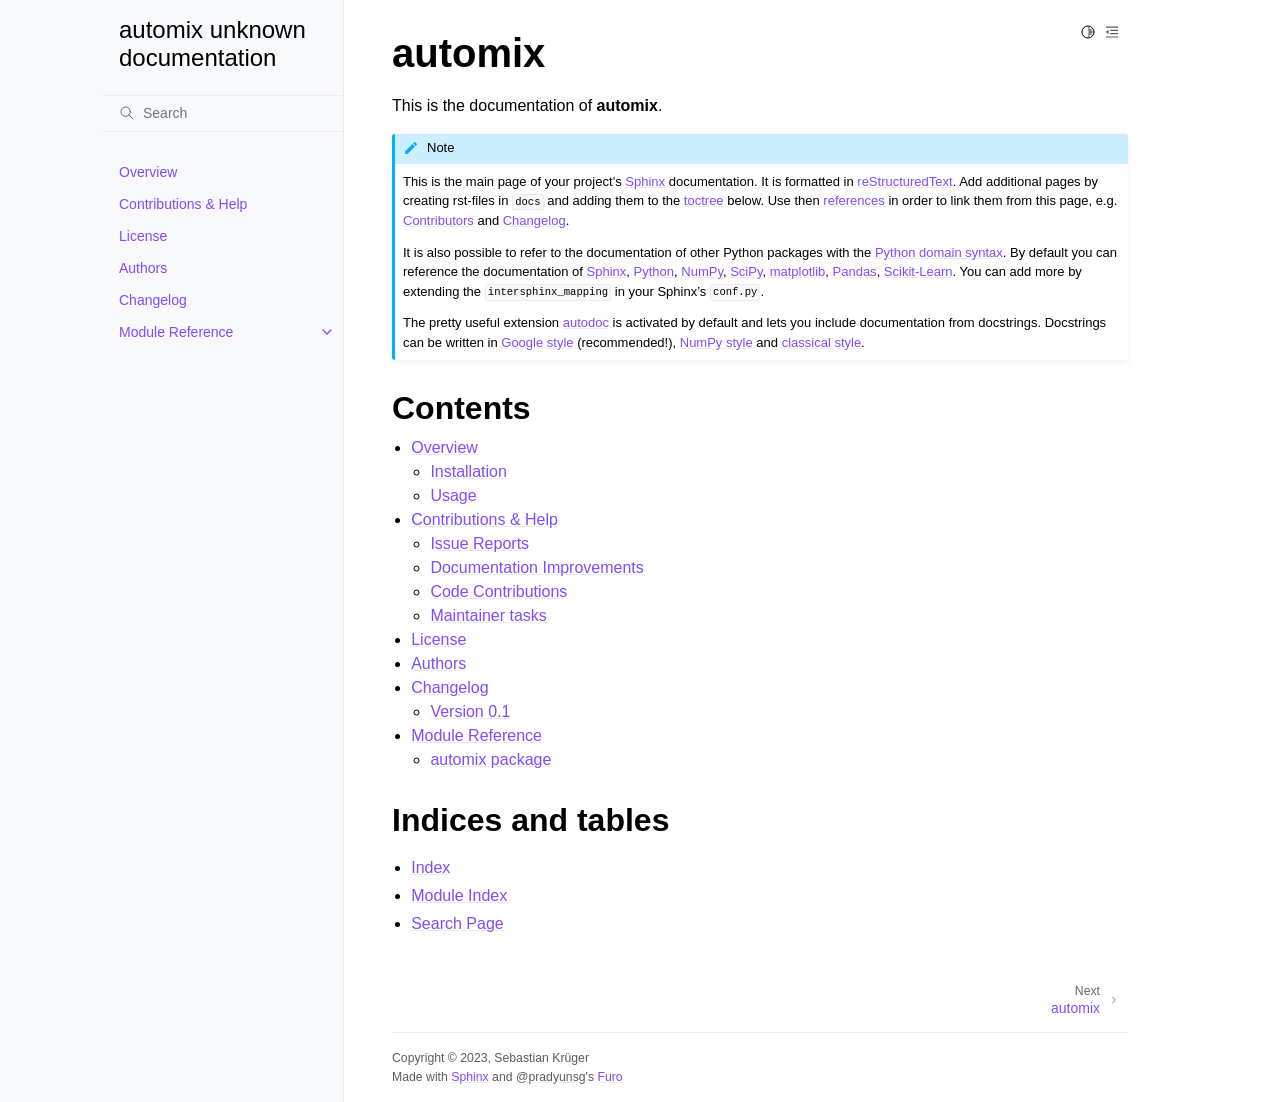
<file: index.html>
<!doctype html>
<html class="no-js" lang="en">
  <head><meta charset="utf-8"/>
    <meta name="viewport" content="width=device-width,initial-scale=1"/>
    <meta name="color-scheme" content="light dark"><meta name="viewport" content="width=device-width, initial-scale=1" />
<link rel="index" title="Index" href="genindex.html" /><link rel="search" title="Search" href="search.html" /><link rel="next" title="automix" href="readme.html" />

    <!-- Generated with Sphinx 7.1.2 and Furo 2023.07.26 -->
        <title>automix unknown documentation</title>
      <link rel="stylesheet" type="text/css" href="_static/pygments.css?v=fa44fd50" />
    <link rel="stylesheet" type="text/css" href="_static/styles/furo.css?v=135e06be" />
    <link rel="stylesheet" type="text/css" href="_static/styles/furo-extensions.css?v=36a5483c" />
    
    


<style>
  body {
    --color-code-background: #eeffcc;
  --color-code-foreground: black;
  --color-brand-primary: #7C4DFF;
  --color-brand-content: #7C4DFF;
  
  }
  @media not print {
    body[data-theme="dark"] {
      --color-code-background: #202020;
  --color-code-foreground: #d0d0d0;
  
    }
    @media (prefers-color-scheme: dark) {
      body:not([data-theme="light"]) {
        --color-code-background: #202020;
  --color-code-foreground: #d0d0d0;
  
      }
    }
  }
</style></head>
  <body>
    
    <script>
      document.body.dataset.theme = localStorage.getItem("theme") || "auto";
    </script>
    

<svg xmlns="http://www.w3.org/2000/svg" style="display: none;">
  <symbol id="svg-toc" viewBox="0 0 24 24">
    <title>Contents</title>
    <svg stroke="currentColor" fill="currentColor" stroke-width="0" viewBox="0 0 1024 1024">
      <path d="M408 442h480c4.4 0 8-3.6 8-8v-56c0-4.4-3.6-8-8-8H408c-4.4 0-8 3.6-8 8v56c0 4.4 3.6 8 8 8zm-8 204c0 4.4 3.6 8 8 8h480c4.4 0 8-3.6 8-8v-56c0-4.4-3.6-8-8-8H408c-4.4 0-8 3.6-8 8v56zm504-486H120c-4.4 0-8 3.6-8 8v56c0 4.4 3.6 8 8 8h784c4.4 0 8-3.6 8-8v-56c0-4.4-3.6-8-8-8zm0 632H120c-4.4 0-8 3.6-8 8v56c0 4.4 3.6 8 8 8h784c4.4 0 8-3.6 8-8v-56c0-4.4-3.6-8-8-8zM115.4 518.9L271.7 642c5.8 4.6 14.4.5 14.4-6.9V388.9c0-7.4-8.5-11.5-14.4-6.9L115.4 505.1a8.74 8.74 0 0 0 0 13.8z"/>
    </svg>
  </symbol>
  <symbol id="svg-menu" viewBox="0 0 24 24">
    <title>Menu</title>
    <svg xmlns="http://www.w3.org/2000/svg" viewBox="0 0 24 24" fill="none" stroke="currentColor"
      stroke-width="2" stroke-linecap="round" stroke-linejoin="round" class="feather-menu">
      <line x1="3" y1="12" x2="21" y2="12"></line>
      <line x1="3" y1="6" x2="21" y2="6"></line>
      <line x1="3" y1="18" x2="21" y2="18"></line>
    </svg>
  </symbol>
  <symbol id="svg-arrow-right" viewBox="0 0 24 24">
    <title>Expand</title>
    <svg xmlns="http://www.w3.org/2000/svg" viewBox="0 0 24 24" fill="none" stroke="currentColor"
      stroke-width="2" stroke-linecap="round" stroke-linejoin="round" class="feather-chevron-right">
      <polyline points="9 18 15 12 9 6"></polyline>
    </svg>
  </symbol>
  <symbol id="svg-sun" viewBox="0 0 24 24">
    <title>Light mode</title>
    <svg xmlns="http://www.w3.org/2000/svg" viewBox="0 0 24 24" fill="none" stroke="currentColor"
      stroke-width="1.5" stroke-linecap="round" stroke-linejoin="round" class="feather-sun">
      <circle cx="12" cy="12" r="5"></circle>
      <line x1="12" y1="1" x2="12" y2="3"></line>
      <line x1="12" y1="21" x2="12" y2="23"></line>
      <line x1="4.22" y1="4.22" x2="5.64" y2="5.64"></line>
      <line x1="18.36" y1="18.36" x2="19.78" y2="19.78"></line>
      <line x1="1" y1="12" x2="3" y2="12"></line>
      <line x1="21" y1="12" x2="23" y2="12"></line>
      <line x1="4.22" y1="19.78" x2="5.64" y2="18.36"></line>
      <line x1="18.36" y1="5.64" x2="19.78" y2="4.22"></line>
    </svg>
  </symbol>
  <symbol id="svg-moon" viewBox="0 0 24 24">
    <title>Dark mode</title>
    <svg xmlns="http://www.w3.org/2000/svg" viewBox="0 0 24 24" fill="none" stroke="currentColor"
      stroke-width="1.5" stroke-linecap="round" stroke-linejoin="round" class="icon-tabler-moon">
      <path stroke="none" d="M0 0h24v24H0z" fill="none" />
      <path d="M12 3c.132 0 .263 0 .393 0a7.5 7.5 0 0 0 7.92 12.446a9 9 0 1 1 -8.313 -12.454z" />
    </svg>
  </symbol>
  <symbol id="svg-sun-half" viewBox="0 0 24 24">
    <title>Auto light/dark mode</title>
    <svg xmlns="http://www.w3.org/2000/svg" viewBox="0 0 24 24" fill="none" stroke="currentColor"
      stroke-width="1.5" stroke-linecap="round" stroke-linejoin="round" class="icon-tabler-shadow">
      <path stroke="none" d="M0 0h24v24H0z" fill="none"/>
      <circle cx="12" cy="12" r="9" />
      <path d="M13 12h5" />
      <path d="M13 15h4" />
      <path d="M13 18h1" />
      <path d="M13 9h4" />
      <path d="M13 6h1" />
    </svg>
  </symbol>
</svg>

<input type="checkbox" class="sidebar-toggle" name="__navigation" id="__navigation">
<input type="checkbox" class="sidebar-toggle" name="__toc" id="__toc">
<label class="overlay sidebar-overlay" for="__navigation">
  <div class="visually-hidden">Hide navigation sidebar</div>
</label>
<label class="overlay toc-overlay" for="__toc">
  <div class="visually-hidden">Hide table of contents sidebar</div>
</label>



<div class="page">
  <header class="mobile-header">
    <div class="header-left">
      <label class="nav-overlay-icon" for="__navigation">
        <div class="visually-hidden">Toggle site navigation sidebar</div>
        <i class="icon"><svg><use href="#svg-menu"></use></svg></i>
      </label>
    </div>
    <div class="header-center">
      <a href="#"><div class="brand">automix unknown documentation</div></a>
    </div>
    <div class="header-right">
      <div class="theme-toggle-container theme-toggle-header">
        <button class="theme-toggle">
          <div class="visually-hidden">Toggle Light / Dark / Auto color theme</div>
          <svg class="theme-icon-when-auto"><use href="#svg-sun-half"></use></svg>
          <svg class="theme-icon-when-dark"><use href="#svg-moon"></use></svg>
          <svg class="theme-icon-when-light"><use href="#svg-sun"></use></svg>
        </button>
      </div>
      <label class="toc-overlay-icon toc-header-icon" for="__toc">
        <div class="visually-hidden">Toggle table of contents sidebar</div>
        <i class="icon"><svg><use href="#svg-toc"></use></svg></i>
      </label>
    </div>
  </header>
  <aside class="sidebar-drawer">
    <div class="sidebar-container">
      
      <div class="sidebar-sticky"><a class="sidebar-brand" href="#">
  
  
  <span class="sidebar-brand-text">automix unknown documentation</span>
  
</a><form class="sidebar-search-container" method="get" action="search.html" role="search">
  <input class="sidebar-search" placeholder="Search" name="q" aria-label="Search">
  <input type="hidden" name="check_keywords" value="yes">
  <input type="hidden" name="area" value="default">
</form>
<div id="searchbox"></div><div class="sidebar-scroll"><div class="sidebar-tree">
  <ul>
<li class="toctree-l1"><a class="reference internal" href="readme.html">Overview</a></li>
<li class="toctree-l1"><a class="reference internal" href="contributing.html">Contributions &amp; Help</a></li>
<li class="toctree-l1"><a class="reference internal" href="license.html">License</a></li>
<li class="toctree-l1"><a class="reference internal" href="authors.html">Authors</a></li>
<li class="toctree-l1"><a class="reference internal" href="changelog.html">Changelog</a></li>
<li class="toctree-l1 has-children"><a class="reference internal" href="api/modules.html">Module Reference</a><input class="toctree-checkbox" id="toctree-checkbox-1" name="toctree-checkbox-1" role="switch" type="checkbox"/><label for="toctree-checkbox-1"><div class="visually-hidden">Toggle navigation of Module Reference</div><i class="icon"><svg><use href="#svg-arrow-right"></use></svg></i></label><ul>
<li class="toctree-l2"><a class="reference internal" href="api/automix.html">automix package</a></li>
</ul>
</li>
</ul>

</div>
</div>

      </div>
      
    </div>
  </aside>
  <div class="main">
    <div class="content">
      <div class="article-container">
        <a href="#" class="back-to-top muted-link">
          <svg xmlns="http://www.w3.org/2000/svg" viewBox="0 0 24 24">
            <path d="M13 20h-2V8l-5.5 5.5-1.42-1.42L12 4.16l7.92 7.92-1.42 1.42L13 8v12z"></path>
          </svg>
          <span>Back to top</span>
        </a>
        <div class="content-icon-container">
          
<div class="theme-toggle-container theme-toggle-content">
            <button class="theme-toggle">
              <div class="visually-hidden">Toggle Light / Dark / Auto color theme</div>
              <svg class="theme-icon-when-auto"><use href="#svg-sun-half"></use></svg>
              <svg class="theme-icon-when-dark"><use href="#svg-moon"></use></svg>
              <svg class="theme-icon-when-light"><use href="#svg-sun"></use></svg>
            </button>
          </div>
          <label class="toc-overlay-icon toc-content-icon" for="__toc">
            <div class="visually-hidden">Toggle table of contents sidebar</div>
            <i class="icon"><svg><use href="#svg-toc"></use></svg></i>
          </label>
        </div>
        <article role="main">
          <section id="automix">
<h1>automix<a class="headerlink" href="#automix" title="Permalink to this heading">#</a></h1>
<p>This is the documentation of <strong>automix</strong>.</p>
<div class="admonition note">
<p class="admonition-title">Note</p>
<p>This is the main page of your project’s <a class="reference external" href="https://www.sphinx-doc.org/">Sphinx</a> documentation.
It is formatted in <a class="reference external" href="https://www.sphinx-doc.org/en/master/usage/restructuredtext/basics.html">reStructuredText</a>. Add additional pages
by creating rst-files in <code class="docutils literal notranslate"><span class="pre">docs</span></code> and adding them to the <a class="reference external" href="https://www.sphinx-doc.org/en/master/usage/restructuredtext/directives.html">toctree</a> below.
Use then <a class="reference external" href="https://www.sphinx-doc.org/en/stable/markup/inline.html">references</a> in order to link them from this page, e.g.
<a class="reference internal" href="authors.html#authors"><span class="std std-ref">Contributors</span></a> and <a class="reference internal" href="changelog.html#changes"><span class="std std-ref">Changelog</span></a>.</p>
<p>It is also possible to refer to the documentation of other Python packages
with the <a class="reference external" href="https://www.sphinx-doc.org/en/master/usage/restructuredtext/domains.html#the-python-domain">Python domain syntax</a>. By default you can reference the
documentation of <a class="reference external" href="https://www.sphinx-doc.org/">Sphinx</a>, <a class="reference external" href="https://docs.python.org/">Python</a>, <a class="reference external" href="https://numpy.org/doc/stable">NumPy</a>, <a class="reference external" href="https://docs.scipy.org/doc/scipy/reference/">SciPy</a>, <a class="reference external" href="https://matplotlib.org/contents.html#">matplotlib</a>,
<a class="reference external" href="https://pandas.pydata.org/pandas-docs/stable">Pandas</a>, <a class="reference external" href="https://scikit-learn.org/stable">Scikit-Learn</a>. You can add more by extending the
<code class="docutils literal notranslate"><span class="pre">intersphinx_mapping</span></code> in your Sphinx’s <code class="docutils literal notranslate"><span class="pre">conf.py</span></code>.</p>
<p>The pretty useful extension <a class="reference external" href="https://www.sphinx-doc.org/en/master/ext/autodoc.html">autodoc</a> is activated by default and lets
you include documentation from docstrings. Docstrings can be written in
<a class="reference external" href="https://google.github.io/styleguide/pyguide.html#38-comments-and-docstrings">Google style</a> (recommended!), <a class="reference external" href="https://numpydoc.readthedocs.io/en/latest/format.html">NumPy style</a> and <a class="reference external" href="https://www.sphinx-doc.org/en/master/domains.html#info-field-lists">classical style</a>.</p>
</div>
<section id="contents">
<h2>Contents<a class="headerlink" href="#contents" title="Permalink to this heading">#</a></h2>
<div class="toctree-wrapper compound">
<ul>
<li class="toctree-l1"><a class="reference internal" href="readme.html">Overview</a><ul>
<li class="toctree-l2"><a class="reference internal" href="readme.html#installation">Installation</a></li>
<li class="toctree-l2"><a class="reference internal" href="readme.html#usage">Usage</a></li>
</ul>
</li>
<li class="toctree-l1"><a class="reference internal" href="contributing.html">Contributions &amp; Help</a><ul>
<li class="toctree-l2"><a class="reference internal" href="contributing.html#issue-reports">Issue Reports</a></li>
<li class="toctree-l2"><a class="reference internal" href="contributing.html#documentation-improvements">Documentation Improvements</a></li>
<li class="toctree-l2"><a class="reference internal" href="contributing.html#code-contributions">Code Contributions</a></li>
<li class="toctree-l2"><a class="reference internal" href="contributing.html#maintainer-tasks">Maintainer tasks</a></li>
</ul>
</li>
<li class="toctree-l1"><a class="reference internal" href="license.html">License</a></li>
<li class="toctree-l1"><a class="reference internal" href="authors.html">Authors</a></li>
<li class="toctree-l1"><a class="reference internal" href="changelog.html">Changelog</a><ul>
<li class="toctree-l2"><a class="reference internal" href="changelog.html#version-0-1">Version 0.1</a></li>
</ul>
</li>
<li class="toctree-l1"><a class="reference internal" href="api/modules.html">Module Reference</a><ul>
<li class="toctree-l2"><a class="reference internal" href="api/automix.html">automix package</a></li>
</ul>
</li>
</ul>
</div>
</section>
<section id="indices-and-tables">
<h2>Indices and tables<a class="headerlink" href="#indices-and-tables" title="Permalink to this heading">#</a></h2>
<ul class="simple">
<li><p><a class="reference internal" href="genindex.html"><span class="std std-ref">Index</span></a></p></li>
<li><p><a class="reference internal" href="py-modindex.html"><span class="std std-ref">Module Index</span></a></p></li>
<li><p><a class="reference internal" href="search.html"><span class="std std-ref">Search Page</span></a></p></li>
</ul>
</section>
</section>

        </article>
      </div>
      <footer>
        
        <div class="related-pages">
          <a class="next-page" href="readme.html">
              <div class="page-info">
                <div class="context">
                  <span>Next</span>
                </div>
                <div class="title">automix</div>
              </div>
              <svg class="furo-related-icon"><use href="#svg-arrow-right"></use></svg>
            </a>
          
        </div>
        <div class="bottom-of-page">
          <div class="left-details">
            <div class="copyright">
                Copyright &#169; 2023, Sebastian Krüger
            </div>
            Made with <a href="https://www.sphinx-doc.org/">Sphinx</a> and <a class="muted-link" href="https://pradyunsg.me">@pradyunsg</a>'s
            
            <a href="https://github.com/pradyunsg/furo">Furo</a>
            
          </div>
          <div class="right-details">
            
          </div>
        </div>
        
      </footer>
    </div>
    <aside class="toc-drawer">
      
      
      <div class="toc-sticky toc-scroll">
        <div class="toc-title-container">
          <span class="toc-title">
            On this page
          </span>
        </div>
        <div class="toc-tree-container">
          <div class="toc-tree">
            <ul>
<li><a class="reference internal" href="#">automix</a><ul>
<li><a class="reference internal" href="#contents">Contents</a></li>
<li><a class="reference internal" href="#indices-and-tables">Indices and tables</a></li>
</ul>
</li>
</ul>

          </div>
        </div>
      </div>
      
      
    </aside>
  </div>
</div><script data-url_root="./" id="documentation_options" src="_static/documentation_options.js?v=680b02e7"></script>
    <script src="_static/doctools.js?v=888ff710"></script>
    <script src="_static/sphinx_highlight.js?v=4825356b"></script>
    <script src="_static/scripts/furo.js?v=32e29ea5"></script>
    </body>
</html>
</file>
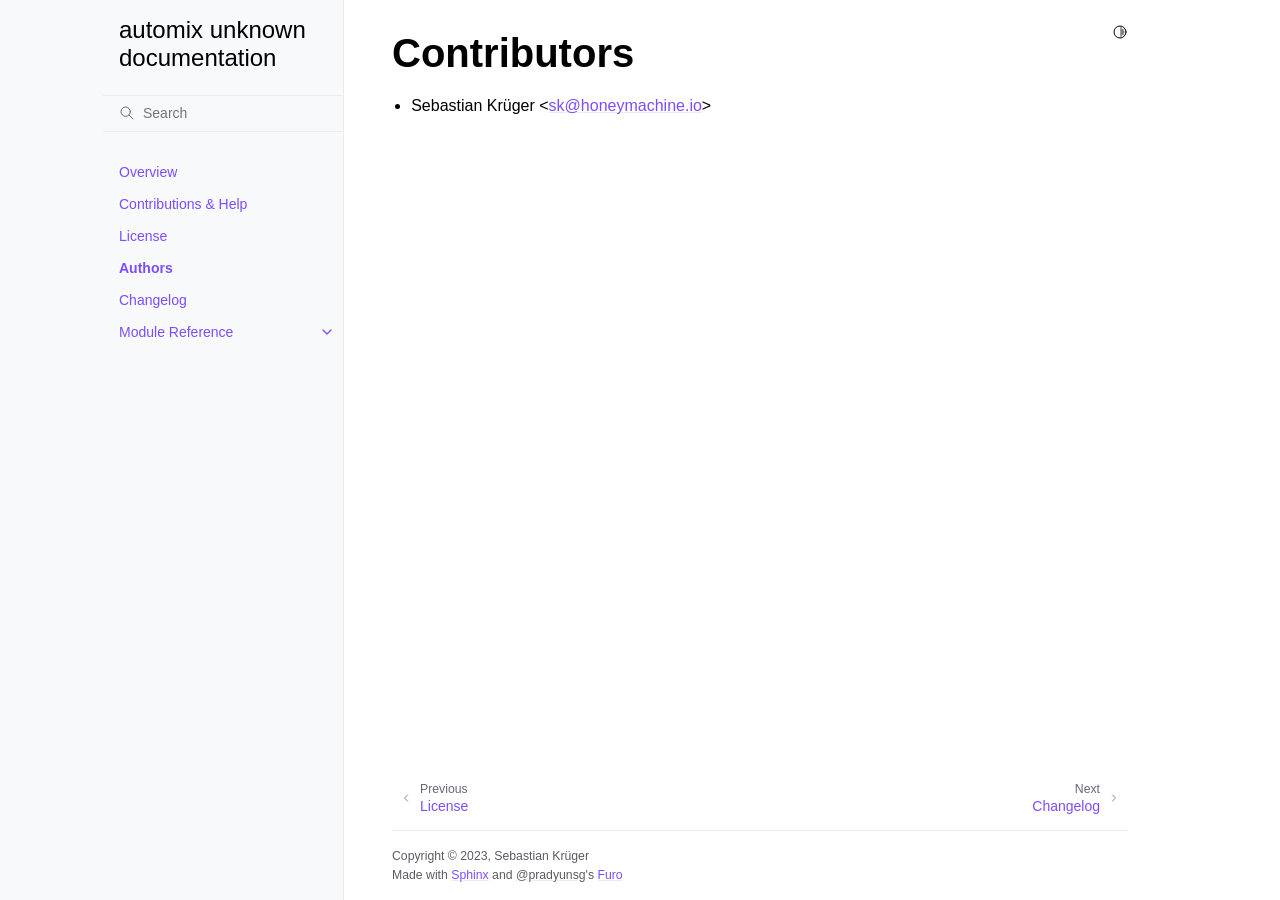
<file: authors.html>
<!doctype html>
<html class="no-js" lang="en">
  <head><meta charset="utf-8"/>
    <meta name="viewport" content="width=device-width,initial-scale=1"/>
    <meta name="color-scheme" content="light dark"><meta name="viewport" content="width=device-width, initial-scale=1" />
<link rel="index" title="Index" href="genindex.html" /><link rel="search" title="Search" href="search.html" /><link rel="next" title="Changelog" href="changelog.html" /><link rel="prev" title="License" href="license.html" />

    <!-- Generated with Sphinx 7.1.2 and Furo 2023.07.26 -->
        <title>Contributors - automix unknown documentation</title>
      <link rel="stylesheet" type="text/css" href="_static/pygments.css?v=fa44fd50" />
    <link rel="stylesheet" type="text/css" href="_static/styles/furo.css?v=135e06be" />
    <link rel="stylesheet" type="text/css" href="_static/styles/furo-extensions.css?v=36a5483c" />
    
    


<style>
  body {
    --color-code-background: #eeffcc;
  --color-code-foreground: black;
  --color-brand-primary: #7C4DFF;
  --color-brand-content: #7C4DFF;
  
  }
  @media not print {
    body[data-theme="dark"] {
      --color-code-background: #202020;
  --color-code-foreground: #d0d0d0;
  
    }
    @media (prefers-color-scheme: dark) {
      body:not([data-theme="light"]) {
        --color-code-background: #202020;
  --color-code-foreground: #d0d0d0;
  
      }
    }
  }
</style></head>
  <body>
    
    <script>
      document.body.dataset.theme = localStorage.getItem("theme") || "auto";
    </script>
    

<svg xmlns="http://www.w3.org/2000/svg" style="display: none;">
  <symbol id="svg-toc" viewBox="0 0 24 24">
    <title>Contents</title>
    <svg stroke="currentColor" fill="currentColor" stroke-width="0" viewBox="0 0 1024 1024">
      <path d="M408 442h480c4.4 0 8-3.6 8-8v-56c0-4.4-3.6-8-8-8H408c-4.4 0-8 3.6-8 8v56c0 4.4 3.6 8 8 8zm-8 204c0 4.4 3.6 8 8 8h480c4.4 0 8-3.6 8-8v-56c0-4.4-3.6-8-8-8H408c-4.4 0-8 3.6-8 8v56zm504-486H120c-4.4 0-8 3.6-8 8v56c0 4.4 3.6 8 8 8h784c4.4 0 8-3.6 8-8v-56c0-4.4-3.6-8-8-8zm0 632H120c-4.4 0-8 3.6-8 8v56c0 4.4 3.6 8 8 8h784c4.4 0 8-3.6 8-8v-56c0-4.4-3.6-8-8-8zM115.4 518.9L271.7 642c5.8 4.6 14.4.5 14.4-6.9V388.9c0-7.4-8.5-11.5-14.4-6.9L115.4 505.1a8.74 8.74 0 0 0 0 13.8z"/>
    </svg>
  </symbol>
  <symbol id="svg-menu" viewBox="0 0 24 24">
    <title>Menu</title>
    <svg xmlns="http://www.w3.org/2000/svg" viewBox="0 0 24 24" fill="none" stroke="currentColor"
      stroke-width="2" stroke-linecap="round" stroke-linejoin="round" class="feather-menu">
      <line x1="3" y1="12" x2="21" y2="12"></line>
      <line x1="3" y1="6" x2="21" y2="6"></line>
      <line x1="3" y1="18" x2="21" y2="18"></line>
    </svg>
  </symbol>
  <symbol id="svg-arrow-right" viewBox="0 0 24 24">
    <title>Expand</title>
    <svg xmlns="http://www.w3.org/2000/svg" viewBox="0 0 24 24" fill="none" stroke="currentColor"
      stroke-width="2" stroke-linecap="round" stroke-linejoin="round" class="feather-chevron-right">
      <polyline points="9 18 15 12 9 6"></polyline>
    </svg>
  </symbol>
  <symbol id="svg-sun" viewBox="0 0 24 24">
    <title>Light mode</title>
    <svg xmlns="http://www.w3.org/2000/svg" viewBox="0 0 24 24" fill="none" stroke="currentColor"
      stroke-width="1.5" stroke-linecap="round" stroke-linejoin="round" class="feather-sun">
      <circle cx="12" cy="12" r="5"></circle>
      <line x1="12" y1="1" x2="12" y2="3"></line>
      <line x1="12" y1="21" x2="12" y2="23"></line>
      <line x1="4.22" y1="4.22" x2="5.64" y2="5.64"></line>
      <line x1="18.36" y1="18.36" x2="19.78" y2="19.78"></line>
      <line x1="1" y1="12" x2="3" y2="12"></line>
      <line x1="21" y1="12" x2="23" y2="12"></line>
      <line x1="4.22" y1="19.78" x2="5.64" y2="18.36"></line>
      <line x1="18.36" y1="5.64" x2="19.78" y2="4.22"></line>
    </svg>
  </symbol>
  <symbol id="svg-moon" viewBox="0 0 24 24">
    <title>Dark mode</title>
    <svg xmlns="http://www.w3.org/2000/svg" viewBox="0 0 24 24" fill="none" stroke="currentColor"
      stroke-width="1.5" stroke-linecap="round" stroke-linejoin="round" class="icon-tabler-moon">
      <path stroke="none" d="M0 0h24v24H0z" fill="none" />
      <path d="M12 3c.132 0 .263 0 .393 0a7.5 7.5 0 0 0 7.92 12.446a9 9 0 1 1 -8.313 -12.454z" />
    </svg>
  </symbol>
  <symbol id="svg-sun-half" viewBox="0 0 24 24">
    <title>Auto light/dark mode</title>
    <svg xmlns="http://www.w3.org/2000/svg" viewBox="0 0 24 24" fill="none" stroke="currentColor"
      stroke-width="1.5" stroke-linecap="round" stroke-linejoin="round" class="icon-tabler-shadow">
      <path stroke="none" d="M0 0h24v24H0z" fill="none"/>
      <circle cx="12" cy="12" r="9" />
      <path d="M13 12h5" />
      <path d="M13 15h4" />
      <path d="M13 18h1" />
      <path d="M13 9h4" />
      <path d="M13 6h1" />
    </svg>
  </symbol>
</svg>

<input type="checkbox" class="sidebar-toggle" name="__navigation" id="__navigation">
<input type="checkbox" class="sidebar-toggle" name="__toc" id="__toc">
<label class="overlay sidebar-overlay" for="__navigation">
  <div class="visually-hidden">Hide navigation sidebar</div>
</label>
<label class="overlay toc-overlay" for="__toc">
  <div class="visually-hidden">Hide table of contents sidebar</div>
</label>



<div class="page">
  <header class="mobile-header">
    <div class="header-left">
      <label class="nav-overlay-icon" for="__navigation">
        <div class="visually-hidden">Toggle site navigation sidebar</div>
        <i class="icon"><svg><use href="#svg-menu"></use></svg></i>
      </label>
    </div>
    <div class="header-center">
      <a href="index.html"><div class="brand">automix unknown documentation</div></a>
    </div>
    <div class="header-right">
      <div class="theme-toggle-container theme-toggle-header">
        <button class="theme-toggle">
          <div class="visually-hidden">Toggle Light / Dark / Auto color theme</div>
          <svg class="theme-icon-when-auto"><use href="#svg-sun-half"></use></svg>
          <svg class="theme-icon-when-dark"><use href="#svg-moon"></use></svg>
          <svg class="theme-icon-when-light"><use href="#svg-sun"></use></svg>
        </button>
      </div>
      <label class="toc-overlay-icon toc-header-icon no-toc" for="__toc">
        <div class="visually-hidden">Toggle table of contents sidebar</div>
        <i class="icon"><svg><use href="#svg-toc"></use></svg></i>
      </label>
    </div>
  </header>
  <aside class="sidebar-drawer">
    <div class="sidebar-container">
      
      <div class="sidebar-sticky"><a class="sidebar-brand" href="index.html">
  
  
  <span class="sidebar-brand-text">automix unknown documentation</span>
  
</a><form class="sidebar-search-container" method="get" action="search.html" role="search">
  <input class="sidebar-search" placeholder="Search" name="q" aria-label="Search">
  <input type="hidden" name="check_keywords" value="yes">
  <input type="hidden" name="area" value="default">
</form>
<div id="searchbox"></div><div class="sidebar-scroll"><div class="sidebar-tree">
  <ul class="current">
<li class="toctree-l1"><a class="reference internal" href="readme.html">Overview</a></li>
<li class="toctree-l1"><a class="reference internal" href="contributing.html">Contributions &amp; Help</a></li>
<li class="toctree-l1"><a class="reference internal" href="license.html">License</a></li>
<li class="toctree-l1 current current-page"><a class="current reference internal" href="#">Authors</a></li>
<li class="toctree-l1"><a class="reference internal" href="changelog.html">Changelog</a></li>
<li class="toctree-l1 has-children"><a class="reference internal" href="api/modules.html">Module Reference</a><input class="toctree-checkbox" id="toctree-checkbox-1" name="toctree-checkbox-1" role="switch" type="checkbox"/><label for="toctree-checkbox-1"><div class="visually-hidden">Toggle navigation of Module Reference</div><i class="icon"><svg><use href="#svg-arrow-right"></use></svg></i></label><ul>
<li class="toctree-l2"><a class="reference internal" href="api/automix.html">automix package</a></li>
</ul>
</li>
</ul>

</div>
</div>

      </div>
      
    </div>
  </aside>
  <div class="main">
    <div class="content">
      <div class="article-container">
        <a href="#" class="back-to-top muted-link">
          <svg xmlns="http://www.w3.org/2000/svg" viewBox="0 0 24 24">
            <path d="M13 20h-2V8l-5.5 5.5-1.42-1.42L12 4.16l7.92 7.92-1.42 1.42L13 8v12z"></path>
          </svg>
          <span>Back to top</span>
        </a>
        <div class="content-icon-container">
          
<div class="theme-toggle-container theme-toggle-content">
            <button class="theme-toggle">
              <div class="visually-hidden">Toggle Light / Dark / Auto color theme</div>
              <svg class="theme-icon-when-auto"><use href="#svg-sun-half"></use></svg>
              <svg class="theme-icon-when-dark"><use href="#svg-moon"></use></svg>
              <svg class="theme-icon-when-light"><use href="#svg-sun"></use></svg>
            </button>
          </div>
          <label class="toc-overlay-icon toc-content-icon no-toc" for="__toc">
            <div class="visually-hidden">Toggle table of contents sidebar</div>
            <i class="icon"><svg><use href="#svg-toc"></use></svg></i>
          </label>
        </div>
        <article role="main">
          <section id="contributors">
<span id="authors"></span><h1>Contributors<a class="headerlink" href="#contributors" title="Permalink to this heading">#</a></h1>
<ul class="simple">
<li><p>Sebastian Krüger &lt;<a class="reference external" href="mailto:sk&#37;&#52;&#48;honeymachine&#46;io">sk<span>&#64;</span>honeymachine<span>&#46;</span>io</a>&gt;</p></li>
</ul>
</section>

        </article>
      </div>
      <footer>
        
        <div class="related-pages">
          <a class="next-page" href="changelog.html">
              <div class="page-info">
                <div class="context">
                  <span>Next</span>
                </div>
                <div class="title">Changelog</div>
              </div>
              <svg class="furo-related-icon"><use href="#svg-arrow-right"></use></svg>
            </a>
          <a class="prev-page" href="license.html">
              <svg class="furo-related-icon"><use href="#svg-arrow-right"></use></svg>
              <div class="page-info">
                <div class="context">
                  <span>Previous</span>
                </div>
                
                <div class="title">License</div>
                
              </div>
            </a>
        </div>
        <div class="bottom-of-page">
          <div class="left-details">
            <div class="copyright">
                Copyright &#169; 2023, Sebastian Krüger
            </div>
            Made with <a href="https://www.sphinx-doc.org/">Sphinx</a> and <a class="muted-link" href="https://pradyunsg.me">@pradyunsg</a>'s
            
            <a href="https://github.com/pradyunsg/furo">Furo</a>
            
          </div>
          <div class="right-details">
            
          </div>
        </div>
        
      </footer>
    </div>
    <aside class="toc-drawer no-toc">
      
      
      
    </aside>
  </div>
</div><script data-url_root="./" id="documentation_options" src="_static/documentation_options.js?v=680b02e7"></script>
    <script src="_static/doctools.js?v=888ff710"></script>
    <script src="_static/sphinx_highlight.js?v=4825356b"></script>
    <script src="_static/scripts/furo.js?v=32e29ea5"></script>
    </body>
</html>
</file>
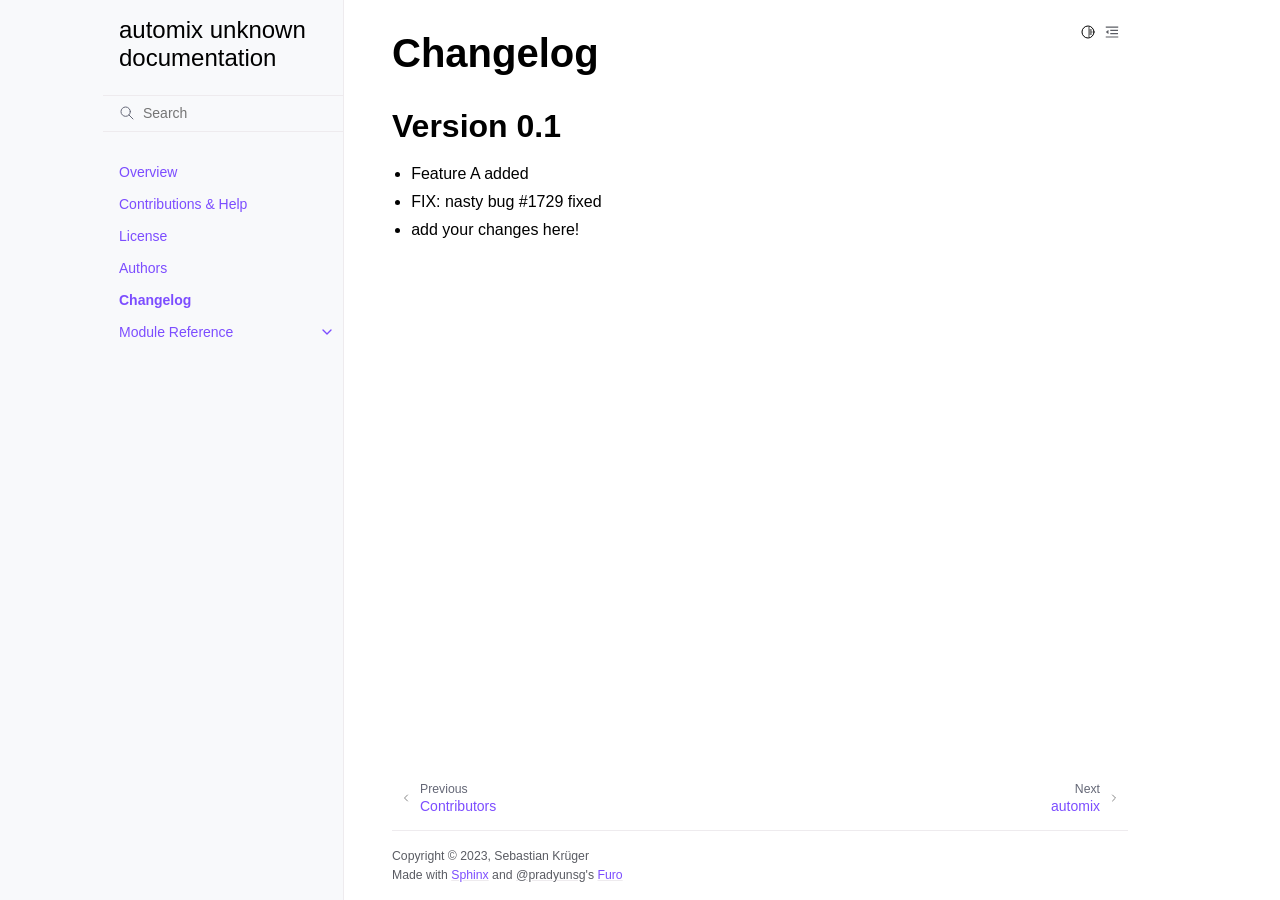
<file: changelog.html>
<!doctype html>
<html class="no-js" lang="en">
  <head><meta charset="utf-8"/>
    <meta name="viewport" content="width=device-width,initial-scale=1"/>
    <meta name="color-scheme" content="light dark"><meta name="viewport" content="width=device-width, initial-scale=1" />
<link rel="index" title="Index" href="genindex.html" /><link rel="search" title="Search" href="search.html" /><link rel="next" title="automix" href="api/modules.html" /><link rel="prev" title="Contributors" href="authors.html" />

    <!-- Generated with Sphinx 7.1.2 and Furo 2023.07.26 -->
        <title>Changelog - automix unknown documentation</title>
      <link rel="stylesheet" type="text/css" href="_static/pygments.css?v=fa44fd50" />
    <link rel="stylesheet" type="text/css" href="_static/styles/furo.css?v=135e06be" />
    <link rel="stylesheet" type="text/css" href="_static/styles/furo-extensions.css?v=36a5483c" />
    
    


<style>
  body {
    --color-code-background: #eeffcc;
  --color-code-foreground: black;
  --color-brand-primary: #7C4DFF;
  --color-brand-content: #7C4DFF;
  
  }
  @media not print {
    body[data-theme="dark"] {
      --color-code-background: #202020;
  --color-code-foreground: #d0d0d0;
  
    }
    @media (prefers-color-scheme: dark) {
      body:not([data-theme="light"]) {
        --color-code-background: #202020;
  --color-code-foreground: #d0d0d0;
  
      }
    }
  }
</style></head>
  <body>
    
    <script>
      document.body.dataset.theme = localStorage.getItem("theme") || "auto";
    </script>
    

<svg xmlns="http://www.w3.org/2000/svg" style="display: none;">
  <symbol id="svg-toc" viewBox="0 0 24 24">
    <title>Contents</title>
    <svg stroke="currentColor" fill="currentColor" stroke-width="0" viewBox="0 0 1024 1024">
      <path d="M408 442h480c4.4 0 8-3.6 8-8v-56c0-4.4-3.6-8-8-8H408c-4.4 0-8 3.6-8 8v56c0 4.4 3.6 8 8 8zm-8 204c0 4.4 3.6 8 8 8h480c4.4 0 8-3.6 8-8v-56c0-4.4-3.6-8-8-8H408c-4.4 0-8 3.6-8 8v56zm504-486H120c-4.4 0-8 3.6-8 8v56c0 4.4 3.6 8 8 8h784c4.4 0 8-3.6 8-8v-56c0-4.4-3.6-8-8-8zm0 632H120c-4.4 0-8 3.6-8 8v56c0 4.4 3.6 8 8 8h784c4.4 0 8-3.6 8-8v-56c0-4.4-3.6-8-8-8zM115.4 518.9L271.7 642c5.8 4.6 14.4.5 14.4-6.9V388.9c0-7.4-8.5-11.5-14.4-6.9L115.4 505.1a8.74 8.74 0 0 0 0 13.8z"/>
    </svg>
  </symbol>
  <symbol id="svg-menu" viewBox="0 0 24 24">
    <title>Menu</title>
    <svg xmlns="http://www.w3.org/2000/svg" viewBox="0 0 24 24" fill="none" stroke="currentColor"
      stroke-width="2" stroke-linecap="round" stroke-linejoin="round" class="feather-menu">
      <line x1="3" y1="12" x2="21" y2="12"></line>
      <line x1="3" y1="6" x2="21" y2="6"></line>
      <line x1="3" y1="18" x2="21" y2="18"></line>
    </svg>
  </symbol>
  <symbol id="svg-arrow-right" viewBox="0 0 24 24">
    <title>Expand</title>
    <svg xmlns="http://www.w3.org/2000/svg" viewBox="0 0 24 24" fill="none" stroke="currentColor"
      stroke-width="2" stroke-linecap="round" stroke-linejoin="round" class="feather-chevron-right">
      <polyline points="9 18 15 12 9 6"></polyline>
    </svg>
  </symbol>
  <symbol id="svg-sun" viewBox="0 0 24 24">
    <title>Light mode</title>
    <svg xmlns="http://www.w3.org/2000/svg" viewBox="0 0 24 24" fill="none" stroke="currentColor"
      stroke-width="1.5" stroke-linecap="round" stroke-linejoin="round" class="feather-sun">
      <circle cx="12" cy="12" r="5"></circle>
      <line x1="12" y1="1" x2="12" y2="3"></line>
      <line x1="12" y1="21" x2="12" y2="23"></line>
      <line x1="4.22" y1="4.22" x2="5.64" y2="5.64"></line>
      <line x1="18.36" y1="18.36" x2="19.78" y2="19.78"></line>
      <line x1="1" y1="12" x2="3" y2="12"></line>
      <line x1="21" y1="12" x2="23" y2="12"></line>
      <line x1="4.22" y1="19.78" x2="5.64" y2="18.36"></line>
      <line x1="18.36" y1="5.64" x2="19.78" y2="4.22"></line>
    </svg>
  </symbol>
  <symbol id="svg-moon" viewBox="0 0 24 24">
    <title>Dark mode</title>
    <svg xmlns="http://www.w3.org/2000/svg" viewBox="0 0 24 24" fill="none" stroke="currentColor"
      stroke-width="1.5" stroke-linecap="round" stroke-linejoin="round" class="icon-tabler-moon">
      <path stroke="none" d="M0 0h24v24H0z" fill="none" />
      <path d="M12 3c.132 0 .263 0 .393 0a7.5 7.5 0 0 0 7.92 12.446a9 9 0 1 1 -8.313 -12.454z" />
    </svg>
  </symbol>
  <symbol id="svg-sun-half" viewBox="0 0 24 24">
    <title>Auto light/dark mode</title>
    <svg xmlns="http://www.w3.org/2000/svg" viewBox="0 0 24 24" fill="none" stroke="currentColor"
      stroke-width="1.5" stroke-linecap="round" stroke-linejoin="round" class="icon-tabler-shadow">
      <path stroke="none" d="M0 0h24v24H0z" fill="none"/>
      <circle cx="12" cy="12" r="9" />
      <path d="M13 12h5" />
      <path d="M13 15h4" />
      <path d="M13 18h1" />
      <path d="M13 9h4" />
      <path d="M13 6h1" />
    </svg>
  </symbol>
</svg>

<input type="checkbox" class="sidebar-toggle" name="__navigation" id="__navigation">
<input type="checkbox" class="sidebar-toggle" name="__toc" id="__toc">
<label class="overlay sidebar-overlay" for="__navigation">
  <div class="visually-hidden">Hide navigation sidebar</div>
</label>
<label class="overlay toc-overlay" for="__toc">
  <div class="visually-hidden">Hide table of contents sidebar</div>
</label>



<div class="page">
  <header class="mobile-header">
    <div class="header-left">
      <label class="nav-overlay-icon" for="__navigation">
        <div class="visually-hidden">Toggle site navigation sidebar</div>
        <i class="icon"><svg><use href="#svg-menu"></use></svg></i>
      </label>
    </div>
    <div class="header-center">
      <a href="index.html"><div class="brand">automix unknown documentation</div></a>
    </div>
    <div class="header-right">
      <div class="theme-toggle-container theme-toggle-header">
        <button class="theme-toggle">
          <div class="visually-hidden">Toggle Light / Dark / Auto color theme</div>
          <svg class="theme-icon-when-auto"><use href="#svg-sun-half"></use></svg>
          <svg class="theme-icon-when-dark"><use href="#svg-moon"></use></svg>
          <svg class="theme-icon-when-light"><use href="#svg-sun"></use></svg>
        </button>
      </div>
      <label class="toc-overlay-icon toc-header-icon" for="__toc">
        <div class="visually-hidden">Toggle table of contents sidebar</div>
        <i class="icon"><svg><use href="#svg-toc"></use></svg></i>
      </label>
    </div>
  </header>
  <aside class="sidebar-drawer">
    <div class="sidebar-container">
      
      <div class="sidebar-sticky"><a class="sidebar-brand" href="index.html">
  
  
  <span class="sidebar-brand-text">automix unknown documentation</span>
  
</a><form class="sidebar-search-container" method="get" action="search.html" role="search">
  <input class="sidebar-search" placeholder="Search" name="q" aria-label="Search">
  <input type="hidden" name="check_keywords" value="yes">
  <input type="hidden" name="area" value="default">
</form>
<div id="searchbox"></div><div class="sidebar-scroll"><div class="sidebar-tree">
  <ul class="current">
<li class="toctree-l1"><a class="reference internal" href="readme.html">Overview</a></li>
<li class="toctree-l1"><a class="reference internal" href="contributing.html">Contributions &amp; Help</a></li>
<li class="toctree-l1"><a class="reference internal" href="license.html">License</a></li>
<li class="toctree-l1"><a class="reference internal" href="authors.html">Authors</a></li>
<li class="toctree-l1 current current-page"><a class="current reference internal" href="#">Changelog</a></li>
<li class="toctree-l1 has-children"><a class="reference internal" href="api/modules.html">Module Reference</a><input class="toctree-checkbox" id="toctree-checkbox-1" name="toctree-checkbox-1" role="switch" type="checkbox"/><label for="toctree-checkbox-1"><div class="visually-hidden">Toggle navigation of Module Reference</div><i class="icon"><svg><use href="#svg-arrow-right"></use></svg></i></label><ul>
<li class="toctree-l2"><a class="reference internal" href="api/automix.html">automix package</a></li>
</ul>
</li>
</ul>

</div>
</div>

      </div>
      
    </div>
  </aside>
  <div class="main">
    <div class="content">
      <div class="article-container">
        <a href="#" class="back-to-top muted-link">
          <svg xmlns="http://www.w3.org/2000/svg" viewBox="0 0 24 24">
            <path d="M13 20h-2V8l-5.5 5.5-1.42-1.42L12 4.16l7.92 7.92-1.42 1.42L13 8v12z"></path>
          </svg>
          <span>Back to top</span>
        </a>
        <div class="content-icon-container">
          
<div class="theme-toggle-container theme-toggle-content">
            <button class="theme-toggle">
              <div class="visually-hidden">Toggle Light / Dark / Auto color theme</div>
              <svg class="theme-icon-when-auto"><use href="#svg-sun-half"></use></svg>
              <svg class="theme-icon-when-dark"><use href="#svg-moon"></use></svg>
              <svg class="theme-icon-when-light"><use href="#svg-sun"></use></svg>
            </button>
          </div>
          <label class="toc-overlay-icon toc-content-icon" for="__toc">
            <div class="visually-hidden">Toggle table of contents sidebar</div>
            <i class="icon"><svg><use href="#svg-toc"></use></svg></i>
          </label>
        </div>
        <article role="main">
          <section id="changelog">
<span id="changes"></span><h1>Changelog<a class="headerlink" href="#changelog" title="Permalink to this heading">#</a></h1>
<section id="version-0-1">
<h2>Version 0.1<a class="headerlink" href="#version-0-1" title="Permalink to this heading">#</a></h2>
<ul class="simple">
<li><p>Feature A added</p></li>
<li><p>FIX: nasty bug #1729 fixed</p></li>
<li><p>add your changes here!</p></li>
</ul>
</section>
</section>

        </article>
      </div>
      <footer>
        
        <div class="related-pages">
          <a class="next-page" href="api/modules.html">
              <div class="page-info">
                <div class="context">
                  <span>Next</span>
                </div>
                <div class="title">automix</div>
              </div>
              <svg class="furo-related-icon"><use href="#svg-arrow-right"></use></svg>
            </a>
          <a class="prev-page" href="authors.html">
              <svg class="furo-related-icon"><use href="#svg-arrow-right"></use></svg>
              <div class="page-info">
                <div class="context">
                  <span>Previous</span>
                </div>
                
                <div class="title">Contributors</div>
                
              </div>
            </a>
        </div>
        <div class="bottom-of-page">
          <div class="left-details">
            <div class="copyright">
                Copyright &#169; 2023, Sebastian Krüger
            </div>
            Made with <a href="https://www.sphinx-doc.org/">Sphinx</a> and <a class="muted-link" href="https://pradyunsg.me">@pradyunsg</a>'s
            
            <a href="https://github.com/pradyunsg/furo">Furo</a>
            
          </div>
          <div class="right-details">
            
          </div>
        </div>
        
      </footer>
    </div>
    <aside class="toc-drawer">
      
      
      <div class="toc-sticky toc-scroll">
        <div class="toc-title-container">
          <span class="toc-title">
            On this page
          </span>
        </div>
        <div class="toc-tree-container">
          <div class="toc-tree">
            <ul>
<li><a class="reference internal" href="#">Changelog</a><ul>
<li><a class="reference internal" href="#version-0-1">Version 0.1</a></li>
</ul>
</li>
</ul>

          </div>
        </div>
      </div>
      
      
    </aside>
  </div>
</div><script data-url_root="./" id="documentation_options" src="_static/documentation_options.js?v=680b02e7"></script>
    <script src="_static/doctools.js?v=888ff710"></script>
    <script src="_static/sphinx_highlight.js?v=4825356b"></script>
    <script src="_static/scripts/furo.js?v=32e29ea5"></script>
    </body>
</html>
</file>
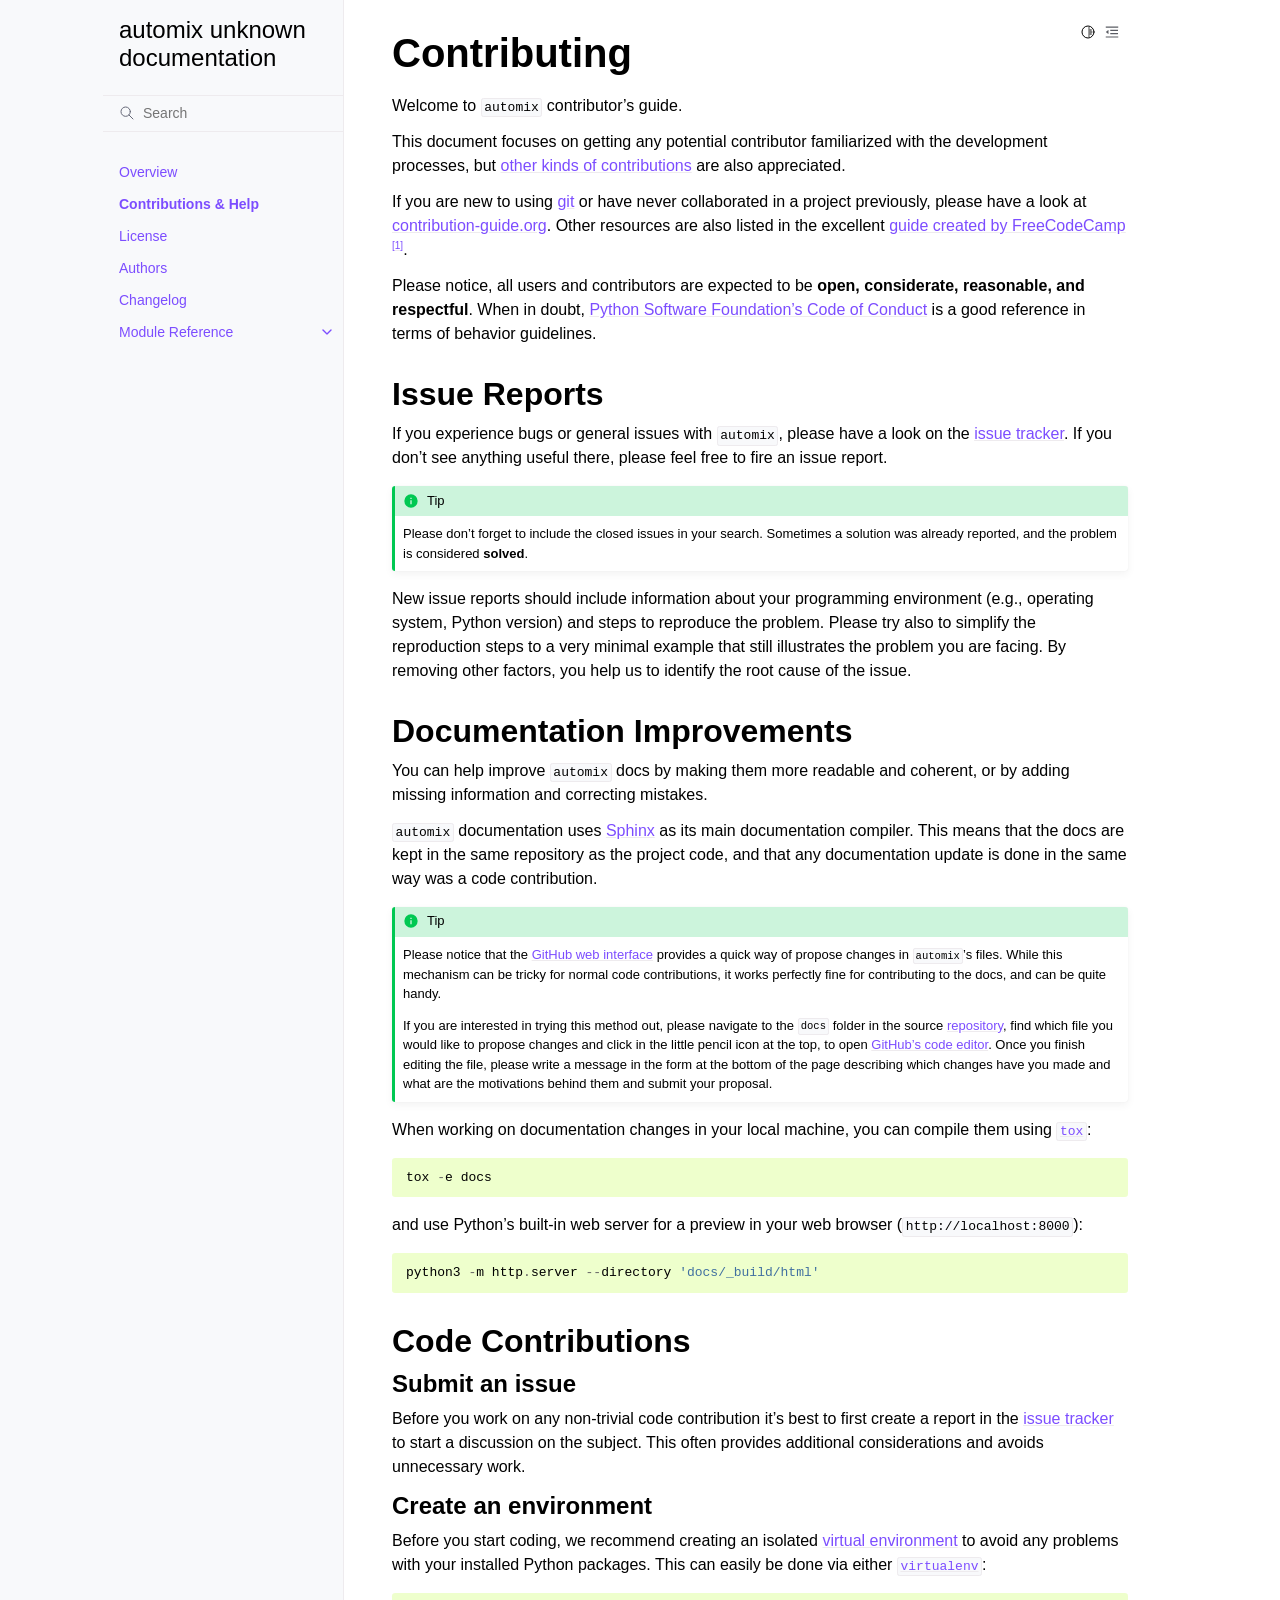
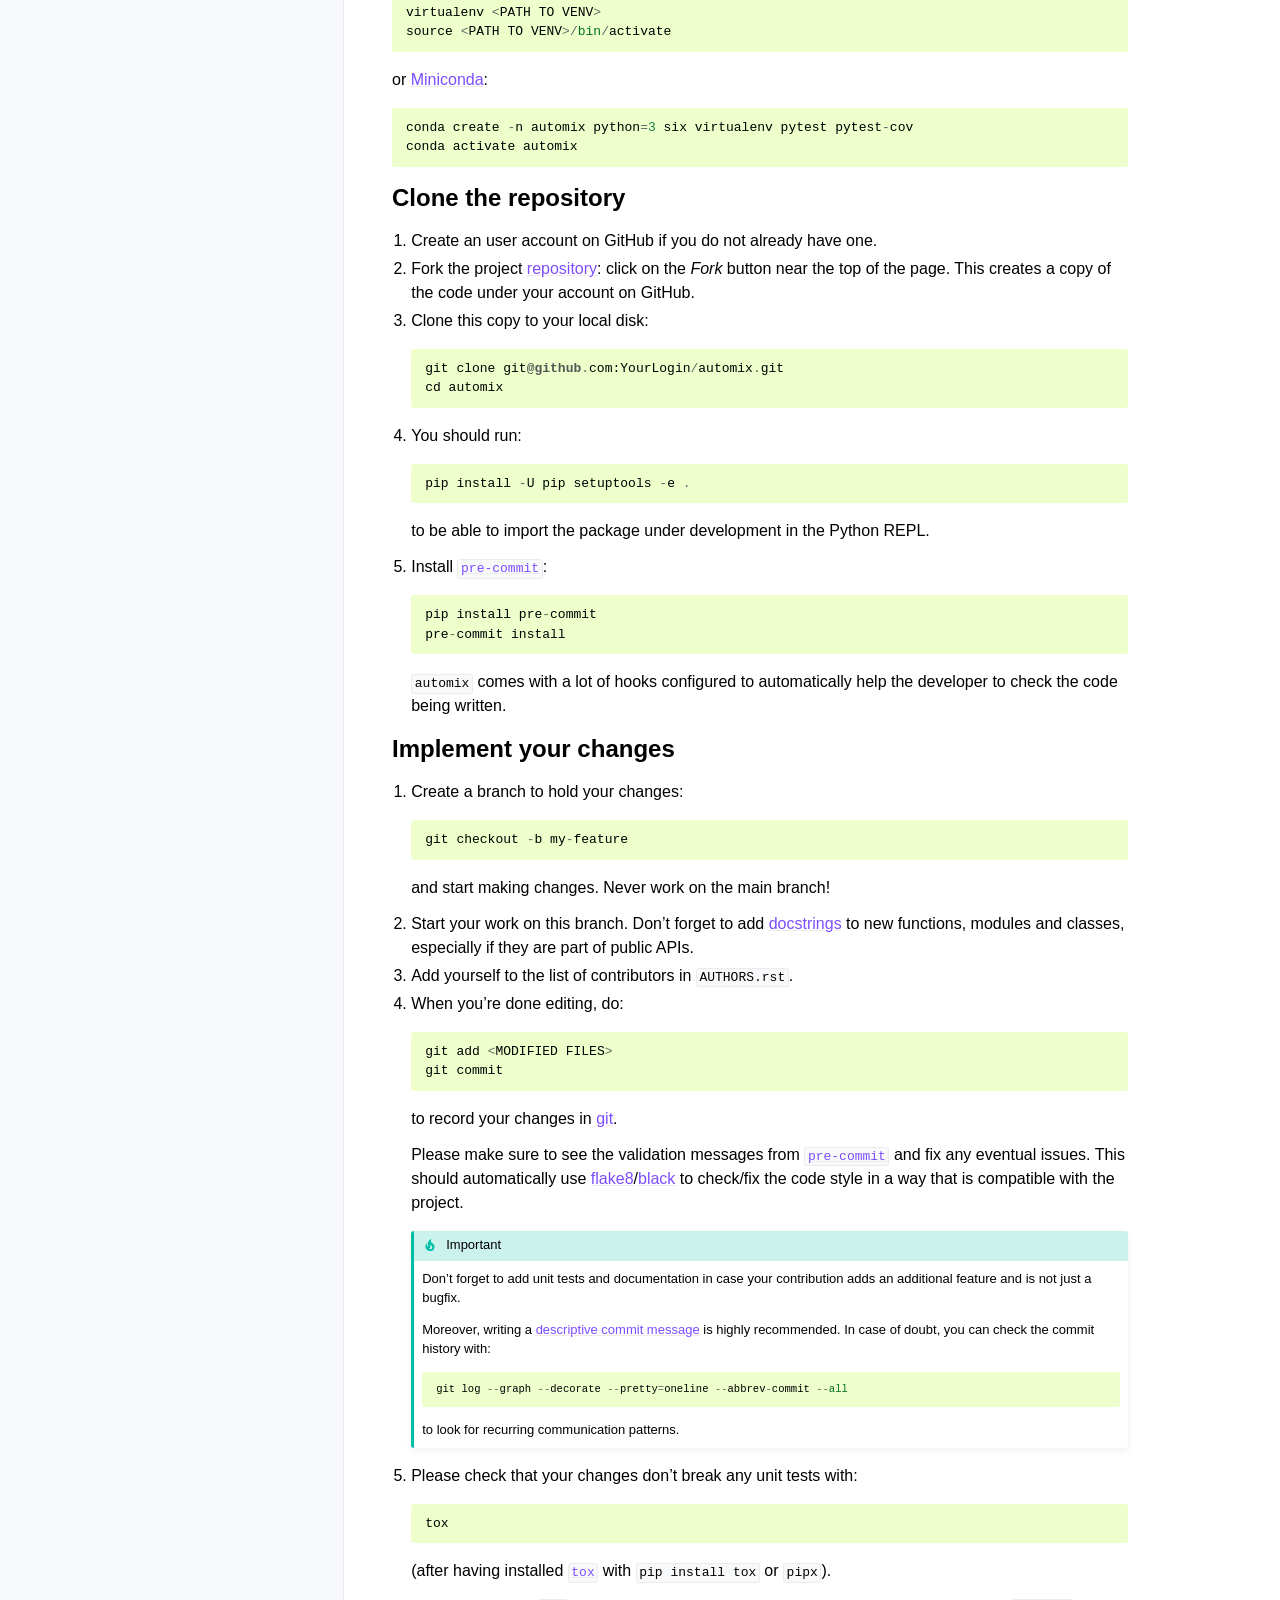
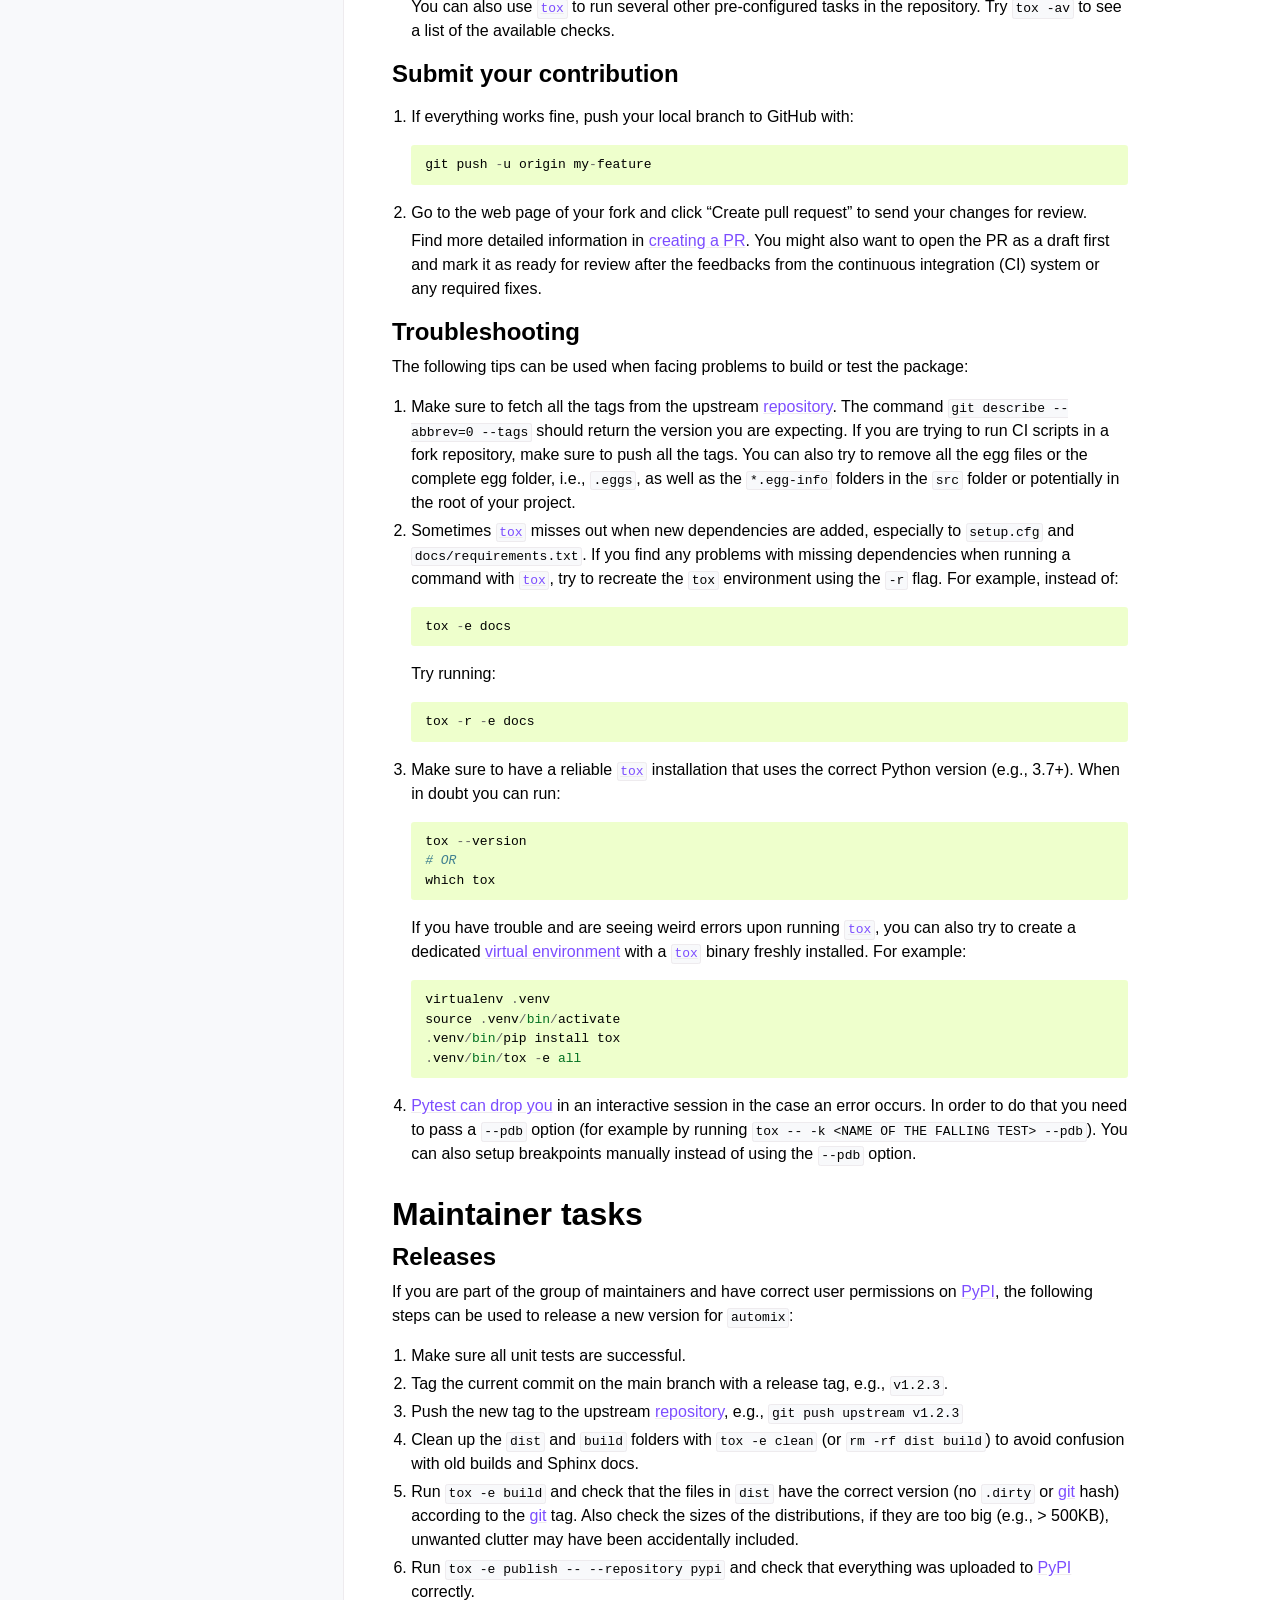
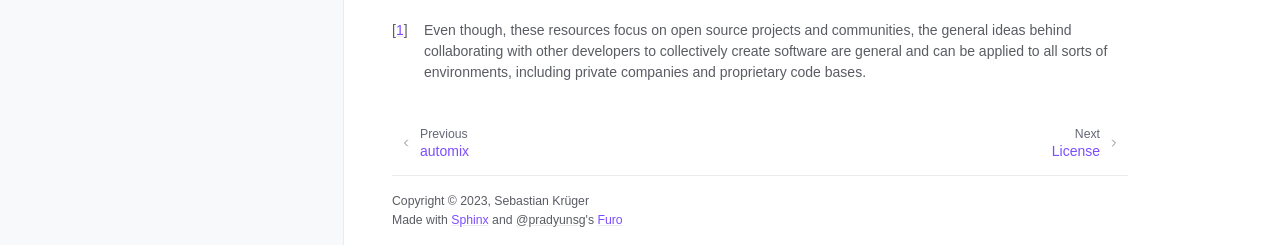
<file: contributing.html>
<!doctype html>
<html class="no-js" lang="en">
  <head><meta charset="utf-8"/>
    <meta name="viewport" content="width=device-width,initial-scale=1"/>
    <meta name="color-scheme" content="light dark"><meta name="viewport" content="width=device-width, initial-scale=1" />
<link rel="index" title="Index" href="genindex.html" /><link rel="search" title="Search" href="search.html" /><link rel="next" title="License" href="license.html" /><link rel="prev" title="automix" href="readme.html" />

    <!-- Generated with Sphinx 7.1.2 and Furo 2023.07.26 -->
        <title>Contributing - automix unknown documentation</title>
      <link rel="stylesheet" type="text/css" href="_static/pygments.css?v=fa44fd50" />
    <link rel="stylesheet" type="text/css" href="_static/styles/furo.css?v=135e06be" />
    <link rel="stylesheet" type="text/css" href="_static/styles/furo-extensions.css?v=36a5483c" />
    
    


<style>
  body {
    --color-code-background: #eeffcc;
  --color-code-foreground: black;
  --color-brand-primary: #7C4DFF;
  --color-brand-content: #7C4DFF;
  
  }
  @media not print {
    body[data-theme="dark"] {
      --color-code-background: #202020;
  --color-code-foreground: #d0d0d0;
  
    }
    @media (prefers-color-scheme: dark) {
      body:not([data-theme="light"]) {
        --color-code-background: #202020;
  --color-code-foreground: #d0d0d0;
  
      }
    }
  }
</style></head>
  <body>
    
    <script>
      document.body.dataset.theme = localStorage.getItem("theme") || "auto";
    </script>
    

<svg xmlns="http://www.w3.org/2000/svg" style="display: none;">
  <symbol id="svg-toc" viewBox="0 0 24 24">
    <title>Contents</title>
    <svg stroke="currentColor" fill="currentColor" stroke-width="0" viewBox="0 0 1024 1024">
      <path d="M408 442h480c4.4 0 8-3.6 8-8v-56c0-4.4-3.6-8-8-8H408c-4.4 0-8 3.6-8 8v56c0 4.4 3.6 8 8 8zm-8 204c0 4.4 3.6 8 8 8h480c4.4 0 8-3.6 8-8v-56c0-4.4-3.6-8-8-8H408c-4.4 0-8 3.6-8 8v56zm504-486H120c-4.4 0-8 3.6-8 8v56c0 4.4 3.6 8 8 8h784c4.4 0 8-3.6 8-8v-56c0-4.4-3.6-8-8-8zm0 632H120c-4.4 0-8 3.6-8 8v56c0 4.4 3.6 8 8 8h784c4.4 0 8-3.6 8-8v-56c0-4.4-3.6-8-8-8zM115.4 518.9L271.7 642c5.8 4.6 14.4.5 14.4-6.9V388.9c0-7.4-8.5-11.5-14.4-6.9L115.4 505.1a8.74 8.74 0 0 0 0 13.8z"/>
    </svg>
  </symbol>
  <symbol id="svg-menu" viewBox="0 0 24 24">
    <title>Menu</title>
    <svg xmlns="http://www.w3.org/2000/svg" viewBox="0 0 24 24" fill="none" stroke="currentColor"
      stroke-width="2" stroke-linecap="round" stroke-linejoin="round" class="feather-menu">
      <line x1="3" y1="12" x2="21" y2="12"></line>
      <line x1="3" y1="6" x2="21" y2="6"></line>
      <line x1="3" y1="18" x2="21" y2="18"></line>
    </svg>
  </symbol>
  <symbol id="svg-arrow-right" viewBox="0 0 24 24">
    <title>Expand</title>
    <svg xmlns="http://www.w3.org/2000/svg" viewBox="0 0 24 24" fill="none" stroke="currentColor"
      stroke-width="2" stroke-linecap="round" stroke-linejoin="round" class="feather-chevron-right">
      <polyline points="9 18 15 12 9 6"></polyline>
    </svg>
  </symbol>
  <symbol id="svg-sun" viewBox="0 0 24 24">
    <title>Light mode</title>
    <svg xmlns="http://www.w3.org/2000/svg" viewBox="0 0 24 24" fill="none" stroke="currentColor"
      stroke-width="1.5" stroke-linecap="round" stroke-linejoin="round" class="feather-sun">
      <circle cx="12" cy="12" r="5"></circle>
      <line x1="12" y1="1" x2="12" y2="3"></line>
      <line x1="12" y1="21" x2="12" y2="23"></line>
      <line x1="4.22" y1="4.22" x2="5.64" y2="5.64"></line>
      <line x1="18.36" y1="18.36" x2="19.78" y2="19.78"></line>
      <line x1="1" y1="12" x2="3" y2="12"></line>
      <line x1="21" y1="12" x2="23" y2="12"></line>
      <line x1="4.22" y1="19.78" x2="5.64" y2="18.36"></line>
      <line x1="18.36" y1="5.64" x2="19.78" y2="4.22"></line>
    </svg>
  </symbol>
  <symbol id="svg-moon" viewBox="0 0 24 24">
    <title>Dark mode</title>
    <svg xmlns="http://www.w3.org/2000/svg" viewBox="0 0 24 24" fill="none" stroke="currentColor"
      stroke-width="1.5" stroke-linecap="round" stroke-linejoin="round" class="icon-tabler-moon">
      <path stroke="none" d="M0 0h24v24H0z" fill="none" />
      <path d="M12 3c.132 0 .263 0 .393 0a7.5 7.5 0 0 0 7.92 12.446a9 9 0 1 1 -8.313 -12.454z" />
    </svg>
  </symbol>
  <symbol id="svg-sun-half" viewBox="0 0 24 24">
    <title>Auto light/dark mode</title>
    <svg xmlns="http://www.w3.org/2000/svg" viewBox="0 0 24 24" fill="none" stroke="currentColor"
      stroke-width="1.5" stroke-linecap="round" stroke-linejoin="round" class="icon-tabler-shadow">
      <path stroke="none" d="M0 0h24v24H0z" fill="none"/>
      <circle cx="12" cy="12" r="9" />
      <path d="M13 12h5" />
      <path d="M13 15h4" />
      <path d="M13 18h1" />
      <path d="M13 9h4" />
      <path d="M13 6h1" />
    </svg>
  </symbol>
</svg>

<input type="checkbox" class="sidebar-toggle" name="__navigation" id="__navigation">
<input type="checkbox" class="sidebar-toggle" name="__toc" id="__toc">
<label class="overlay sidebar-overlay" for="__navigation">
  <div class="visually-hidden">Hide navigation sidebar</div>
</label>
<label class="overlay toc-overlay" for="__toc">
  <div class="visually-hidden">Hide table of contents sidebar</div>
</label>



<div class="page">
  <header class="mobile-header">
    <div class="header-left">
      <label class="nav-overlay-icon" for="__navigation">
        <div class="visually-hidden">Toggle site navigation sidebar</div>
        <i class="icon"><svg><use href="#svg-menu"></use></svg></i>
      </label>
    </div>
    <div class="header-center">
      <a href="index.html"><div class="brand">automix unknown documentation</div></a>
    </div>
    <div class="header-right">
      <div class="theme-toggle-container theme-toggle-header">
        <button class="theme-toggle">
          <div class="visually-hidden">Toggle Light / Dark / Auto color theme</div>
          <svg class="theme-icon-when-auto"><use href="#svg-sun-half"></use></svg>
          <svg class="theme-icon-when-dark"><use href="#svg-moon"></use></svg>
          <svg class="theme-icon-when-light"><use href="#svg-sun"></use></svg>
        </button>
      </div>
      <label class="toc-overlay-icon toc-header-icon" for="__toc">
        <div class="visually-hidden">Toggle table of contents sidebar</div>
        <i class="icon"><svg><use href="#svg-toc"></use></svg></i>
      </label>
    </div>
  </header>
  <aside class="sidebar-drawer">
    <div class="sidebar-container">
      
      <div class="sidebar-sticky"><a class="sidebar-brand" href="index.html">
  
  
  <span class="sidebar-brand-text">automix unknown documentation</span>
  
</a><form class="sidebar-search-container" method="get" action="search.html" role="search">
  <input class="sidebar-search" placeholder="Search" name="q" aria-label="Search">
  <input type="hidden" name="check_keywords" value="yes">
  <input type="hidden" name="area" value="default">
</form>
<div id="searchbox"></div><div class="sidebar-scroll"><div class="sidebar-tree">
  <ul class="current">
<li class="toctree-l1"><a class="reference internal" href="readme.html">Overview</a></li>
<li class="toctree-l1 current current-page"><a class="current reference internal" href="#">Contributions &amp; Help</a></li>
<li class="toctree-l1"><a class="reference internal" href="license.html">License</a></li>
<li class="toctree-l1"><a class="reference internal" href="authors.html">Authors</a></li>
<li class="toctree-l1"><a class="reference internal" href="changelog.html">Changelog</a></li>
<li class="toctree-l1 has-children"><a class="reference internal" href="api/modules.html">Module Reference</a><input class="toctree-checkbox" id="toctree-checkbox-1" name="toctree-checkbox-1" role="switch" type="checkbox"/><label for="toctree-checkbox-1"><div class="visually-hidden">Toggle navigation of Module Reference</div><i class="icon"><svg><use href="#svg-arrow-right"></use></svg></i></label><ul>
<li class="toctree-l2"><a class="reference internal" href="api/automix.html">automix package</a></li>
</ul>
</li>
</ul>

</div>
</div>

      </div>
      
    </div>
  </aside>
  <div class="main">
    <div class="content">
      <div class="article-container">
        <a href="#" class="back-to-top muted-link">
          <svg xmlns="http://www.w3.org/2000/svg" viewBox="0 0 24 24">
            <path d="M13 20h-2V8l-5.5 5.5-1.42-1.42L12 4.16l7.92 7.92-1.42 1.42L13 8v12z"></path>
          </svg>
          <span>Back to top</span>
        </a>
        <div class="content-icon-container">
          
<div class="theme-toggle-container theme-toggle-content">
            <button class="theme-toggle">
              <div class="visually-hidden">Toggle Light / Dark / Auto color theme</div>
              <svg class="theme-icon-when-auto"><use href="#svg-sun-half"></use></svg>
              <svg class="theme-icon-when-dark"><use href="#svg-moon"></use></svg>
              <svg class="theme-icon-when-light"><use href="#svg-sun"></use></svg>
            </button>
          </div>
          <label class="toc-overlay-icon toc-content-icon" for="__toc">
            <div class="visually-hidden">Toggle table of contents sidebar</div>
            <i class="icon"><svg><use href="#svg-toc"></use></svg></i>
          </label>
        </div>
        <article role="main">
          <section id="contributing">
<h1>Contributing<a class="headerlink" href="#contributing" title="Permalink to this heading">#</a></h1>
<p>Welcome to <code class="docutils literal notranslate"><span class="pre">automix</span></code> contributor’s guide.</p>
<p>This document focuses on getting any potential contributor familiarized
with the development processes, but <a class="reference external" href="https://opensource.guide/how-to-contribute">other kinds of contributions</a> are also
appreciated.</p>
<p>If you are new to using <a class="reference external" href="https://git-scm.com">git</a> or have never collaborated in a project previously,
please have a look at <a class="reference external" href="https://www.contribution-guide.org/">contribution-guide.org</a>. Other resources are also
listed in the excellent <a class="reference external" href="https://github.com/FreeCodeCamp/how-to-contribute-to-open-source">guide created by FreeCodeCamp</a> <a class="footnote-reference brackets" href="#contrib1" id="id1" role="doc-noteref"><span class="fn-bracket">[</span>1<span class="fn-bracket">]</span></a>.</p>
<p>Please notice, all users and contributors are expected to be <strong>open,
considerate, reasonable, and respectful</strong>. When in doubt, <a class="reference external" href="https://www.python.org/psf/conduct/">Python Software
Foundation’s Code of Conduct</a> is a good reference in terms of behavior
guidelines.</p>
<section id="issue-reports">
<h2>Issue Reports<a class="headerlink" href="#issue-reports" title="Permalink to this heading">#</a></h2>
<p>If you experience bugs or general issues with <code class="docutils literal notranslate"><span class="pre">automix</span></code>, please have a look
on the <a class="reference external" href="https://github.com/artificialhoney/automix/issues">issue tracker</a>. If you don’t see anything useful there, please feel
free to fire an issue report.</p>
<div class="admonition tip">
<p class="admonition-title">Tip</p>
<p>Please don’t forget to include the closed issues in your search.
Sometimes a solution was already reported, and the problem is considered
<strong>solved</strong>.</p>
</div>
<p>New issue reports should include information about your programming environment
(e.g., operating system, Python version) and steps to reproduce the problem.
Please try also to simplify the reproduction steps to a very minimal example
that still illustrates the problem you are facing. By removing other factors,
you help us to identify the root cause of the issue.</p>
</section>
<section id="documentation-improvements">
<h2>Documentation Improvements<a class="headerlink" href="#documentation-improvements" title="Permalink to this heading">#</a></h2>
<p>You can help improve <code class="docutils literal notranslate"><span class="pre">automix</span></code> docs by making them more readable and coherent, or
by adding missing information and correcting mistakes.</p>
<p><code class="docutils literal notranslate"><span class="pre">automix</span></code> documentation uses <a class="reference external" href="https://www.sphinx-doc.org/en/master/">Sphinx</a> as its main documentation compiler.
This means that the docs are kept in the same repository as the project code, and
that any documentation update is done in the same way was a code contribution.</p>
<div class="admonition tip">
<p class="admonition-title">Tip</p>
<p>Please notice that the <a class="reference external" href="https://docs.github.com/en/repositories/working-with-files/managing-files/editing-files">GitHub web interface</a> provides a quick way of
propose changes in <code class="docutils literal notranslate"><span class="pre">automix</span></code>’s files. While this mechanism can
be tricky for normal code contributions, it works perfectly fine for
contributing to the docs, and can be quite handy.</p>
<p>If you are interested in trying this method out, please navigate to
the <code class="docutils literal notranslate"><span class="pre">docs</span></code> folder in the source <a class="reference external" href="https://github.com/artificialhoney/automix">repository</a>, find which file you
would like to propose changes and click in the little pencil icon at the
top, to open <a class="reference external" href="https://docs.github.com/en/repositories/working-with-files/managing-files/editing-files">GitHub’s code editor</a>. Once you finish editing the file,
please write a message in the form at the bottom of the page describing
which changes have you made and what are the motivations behind them and
submit your proposal.</p>
</div>
<p>When working on documentation changes in your local machine, you can
compile them using <a class="reference external" href="https://tox.wiki/en/stable/"><code class="docutils literal notranslate"><span class="pre">tox</span></code></a>:</p>
<div class="highlight-default notranslate"><div class="highlight"><pre><span></span><span class="n">tox</span> <span class="o">-</span><span class="n">e</span> <span class="n">docs</span>
</pre></div>
</div>
<p>and use Python’s built-in web server for a preview in your web browser
(<code class="docutils literal notranslate"><span class="pre">http://localhost:8000</span></code>):</p>
<div class="highlight-default notranslate"><div class="highlight"><pre><span></span><span class="n">python3</span> <span class="o">-</span><span class="n">m</span> <span class="n">http</span><span class="o">.</span><span class="n">server</span> <span class="o">--</span><span class="n">directory</span> <span class="s1">&#39;docs/_build/html&#39;</span>
</pre></div>
</div>
</section>
<section id="code-contributions">
<h2>Code Contributions<a class="headerlink" href="#code-contributions" title="Permalink to this heading">#</a></h2>
<section id="submit-an-issue">
<h3>Submit an issue<a class="headerlink" href="#submit-an-issue" title="Permalink to this heading">#</a></h3>
<p>Before you work on any non-trivial code contribution it’s best to first create
a report in the <a class="reference external" href="https://github.com/artificialhoney/automix/issues">issue tracker</a> to start a discussion on the subject.
This often provides additional considerations and avoids unnecessary work.</p>
</section>
<section id="create-an-environment">
<h3>Create an environment<a class="headerlink" href="#create-an-environment" title="Permalink to this heading">#</a></h3>
<p>Before you start coding, we recommend creating an isolated <a class="reference external" href="https://realpython.com/python-virtual-environments-a-primer/">virtual
environment</a> to avoid any problems with your installed Python packages.
This can easily be done via either <a class="reference external" href="https://virtualenv.pypa.io/en/stable/"><code class="docutils literal notranslate"><span class="pre">virtualenv</span></code></a>:</p>
<div class="highlight-default notranslate"><div class="highlight"><pre><span></span><span class="n">virtualenv</span> <span class="o">&lt;</span><span class="n">PATH</span> <span class="n">TO</span> <span class="n">VENV</span><span class="o">&gt;</span>
<span class="n">source</span> <span class="o">&lt;</span><span class="n">PATH</span> <span class="n">TO</span> <span class="n">VENV</span><span class="o">&gt;/</span><span class="nb">bin</span><span class="o">/</span><span class="n">activate</span>
</pre></div>
</div>
<p>or <a class="reference external" href="https://docs.conda.io/en/latest/miniconda.html">Miniconda</a>:</p>
<div class="highlight-default notranslate"><div class="highlight"><pre><span></span><span class="n">conda</span> <span class="n">create</span> <span class="o">-</span><span class="n">n</span> <span class="n">automix</span> <span class="n">python</span><span class="o">=</span><span class="mi">3</span> <span class="n">six</span> <span class="n">virtualenv</span> <span class="n">pytest</span> <span class="n">pytest</span><span class="o">-</span><span class="n">cov</span>
<span class="n">conda</span> <span class="n">activate</span> <span class="n">automix</span>
</pre></div>
</div>
</section>
<section id="clone-the-repository">
<h3>Clone the repository<a class="headerlink" href="#clone-the-repository" title="Permalink to this heading">#</a></h3>
<ol class="arabic">
<li><p>Create an user account on GitHub if you do not already have one.</p></li>
<li><p>Fork the project <a class="reference external" href="https://github.com/artificialhoney/automix">repository</a>: click on the <em>Fork</em> button near the top of the
page. This creates a copy of the code under your account on GitHub.</p></li>
<li><p>Clone this copy to your local disk:</p>
<div class="highlight-default notranslate"><div class="highlight"><pre><span></span><span class="n">git</span> <span class="n">clone</span> <span class="n">git</span><span class="nd">@github</span><span class="o">.</span><span class="n">com</span><span class="p">:</span><span class="n">YourLogin</span><span class="o">/</span><span class="n">automix</span><span class="o">.</span><span class="n">git</span>
<span class="n">cd</span> <span class="n">automix</span>
</pre></div>
</div>
</li>
<li><p>You should run:</p>
<div class="highlight-default notranslate"><div class="highlight"><pre><span></span><span class="n">pip</span> <span class="n">install</span> <span class="o">-</span><span class="n">U</span> <span class="n">pip</span> <span class="n">setuptools</span> <span class="o">-</span><span class="n">e</span> <span class="o">.</span>
</pre></div>
</div>
<p>to be able to import the package under development in the Python REPL.</p>
</li>
<li><p>Install <a class="reference external" href="https://pre-commit.com/"><code class="docutils literal notranslate"><span class="pre">pre-commit</span></code></a>:</p>
<div class="highlight-default notranslate"><div class="highlight"><pre><span></span><span class="n">pip</span> <span class="n">install</span> <span class="n">pre</span><span class="o">-</span><span class="n">commit</span>
<span class="n">pre</span><span class="o">-</span><span class="n">commit</span> <span class="n">install</span>
</pre></div>
</div>
<p><code class="docutils literal notranslate"><span class="pre">automix</span></code> comes with a lot of hooks configured to automatically help the
developer to check the code being written.</p>
</li>
</ol>
</section>
<section id="implement-your-changes">
<h3>Implement your changes<a class="headerlink" href="#implement-your-changes" title="Permalink to this heading">#</a></h3>
<ol class="arabic">
<li><p>Create a branch to hold your changes:</p>
<div class="highlight-default notranslate"><div class="highlight"><pre><span></span><span class="n">git</span> <span class="n">checkout</span> <span class="o">-</span><span class="n">b</span> <span class="n">my</span><span class="o">-</span><span class="n">feature</span>
</pre></div>
</div>
<p>and start making changes. Never work on the main branch!</p>
</li>
<li><p>Start your work on this branch. Don’t forget to add <a class="reference external" href="https://www.sphinx-doc.org/en/master/usage/extensions/napoleon.html">docstrings</a> to new
functions, modules and classes, especially if they are part of public APIs.</p></li>
<li><p>Add yourself to the list of contributors in <code class="docutils literal notranslate"><span class="pre">AUTHORS.rst</span></code>.</p></li>
<li><p>When you’re done editing, do:</p>
<div class="highlight-default notranslate"><div class="highlight"><pre><span></span><span class="n">git</span> <span class="n">add</span> <span class="o">&lt;</span><span class="n">MODIFIED</span> <span class="n">FILES</span><span class="o">&gt;</span>
<span class="n">git</span> <span class="n">commit</span>
</pre></div>
</div>
<p>to record your changes in <a class="reference external" href="https://git-scm.com">git</a>.</p>
<p>Please make sure to see the validation messages from <a class="reference external" href="https://pre-commit.com/"><code class="docutils literal notranslate"><span class="pre">pre-commit</span></code></a> and fix
any eventual issues.
This should automatically use <a class="reference external" href="https://flake8.pycqa.org/en/stable/">flake8</a>/<a class="reference external" href="https://pypi.org/project/black/">black</a> to check/fix the code style
in a way that is compatible with the project.</p>
<div class="admonition important">
<p class="admonition-title">Important</p>
<p>Don’t forget to add unit tests and documentation in case your
contribution adds an additional feature and is not just a bugfix.</p>
<p>Moreover, writing a <a class="reference external" href="https://chris.beams.io/posts/git-commit">descriptive commit message</a> is highly recommended.
In case of doubt, you can check the commit history with:</p>
<div class="highlight-default notranslate"><div class="highlight"><pre><span></span><span class="n">git</span> <span class="n">log</span> <span class="o">--</span><span class="n">graph</span> <span class="o">--</span><span class="n">decorate</span> <span class="o">--</span><span class="n">pretty</span><span class="o">=</span><span class="n">oneline</span> <span class="o">--</span><span class="n">abbrev</span><span class="o">-</span><span class="n">commit</span> <span class="o">--</span><span class="nb">all</span>
</pre></div>
</div>
<p>to look for recurring communication patterns.</p>
</div>
</li>
<li><p>Please check that your changes don’t break any unit tests with:</p>
<div class="highlight-default notranslate"><div class="highlight"><pre><span></span><span class="n">tox</span>
</pre></div>
</div>
<p>(after having installed <a class="reference external" href="https://tox.wiki/en/stable/"><code class="docutils literal notranslate"><span class="pre">tox</span></code></a> with <code class="docutils literal notranslate"><span class="pre">pip</span> <span class="pre">install</span> <span class="pre">tox</span></code> or <code class="docutils literal notranslate"><span class="pre">pipx</span></code>).</p>
<p>You can also use <a class="reference external" href="https://tox.wiki/en/stable/"><code class="docutils literal notranslate"><span class="pre">tox</span></code></a> to run several other pre-configured tasks in the
repository. Try <code class="docutils literal notranslate"><span class="pre">tox</span> <span class="pre">-av</span></code> to see a list of the available checks.</p>
</li>
</ol>
</section>
<section id="submit-your-contribution">
<h3>Submit your contribution<a class="headerlink" href="#submit-your-contribution" title="Permalink to this heading">#</a></h3>
<ol class="arabic">
<li><p>If everything works fine, push your local branch to GitHub with:</p>
<div class="highlight-default notranslate"><div class="highlight"><pre><span></span><span class="n">git</span> <span class="n">push</span> <span class="o">-</span><span class="n">u</span> <span class="n">origin</span> <span class="n">my</span><span class="o">-</span><span class="n">feature</span>
</pre></div>
</div>
</li>
<li><p>Go to the web page of your fork and click “Create pull request”
to send your changes for review.</p>
<p>Find more detailed information in <a class="reference external" href="https://docs.github.com/en/pull-requests/collaborating-with-pull-requests/proposing-changes-to-your-work-with-pull-requests/creating-a-pull-request">creating a PR</a>. You might also want to open
the PR as a draft first and mark it as ready for review after the feedbacks
from the continuous integration (CI) system or any required fixes.</p>
</li>
</ol>
</section>
<section id="troubleshooting">
<h3>Troubleshooting<a class="headerlink" href="#troubleshooting" title="Permalink to this heading">#</a></h3>
<p>The following tips can be used when facing problems to build or test the
package:</p>
<ol class="arabic">
<li><p>Make sure to fetch all the tags from the upstream <a class="reference external" href="https://github.com/artificialhoney/automix">repository</a>.
The command <code class="docutils literal notranslate"><span class="pre">git</span> <span class="pre">describe</span> <span class="pre">--abbrev=0</span> <span class="pre">--tags</span></code> should return the version you
are expecting. If you are trying to run CI scripts in a fork repository,
make sure to push all the tags.
You can also try to remove all the egg files or the complete egg folder, i.e.,
<code class="docutils literal notranslate"><span class="pre">.eggs</span></code>, as well as the <code class="docutils literal notranslate"><span class="pre">*.egg-info</span></code> folders in the <code class="docutils literal notranslate"><span class="pre">src</span></code> folder or
potentially in the root of your project.</p></li>
<li><p>Sometimes <a class="reference external" href="https://tox.wiki/en/stable/"><code class="docutils literal notranslate"><span class="pre">tox</span></code></a> misses out when new dependencies are added, especially to
<code class="docutils literal notranslate"><span class="pre">setup.cfg</span></code> and <code class="docutils literal notranslate"><span class="pre">docs/requirements.txt</span></code>. If you find any problems with
missing dependencies when running a command with <a class="reference external" href="https://tox.wiki/en/stable/"><code class="docutils literal notranslate"><span class="pre">tox</span></code></a>, try to recreate the
<code class="docutils literal notranslate"><span class="pre">tox</span></code> environment using the <code class="docutils literal notranslate"><span class="pre">-r</span></code> flag. For example, instead of:</p>
<div class="highlight-default notranslate"><div class="highlight"><pre><span></span><span class="n">tox</span> <span class="o">-</span><span class="n">e</span> <span class="n">docs</span>
</pre></div>
</div>
<p>Try running:</p>
<div class="highlight-default notranslate"><div class="highlight"><pre><span></span><span class="n">tox</span> <span class="o">-</span><span class="n">r</span> <span class="o">-</span><span class="n">e</span> <span class="n">docs</span>
</pre></div>
</div>
</li>
<li><p>Make sure to have a reliable <a class="reference external" href="https://tox.wiki/en/stable/"><code class="docutils literal notranslate"><span class="pre">tox</span></code></a> installation that uses the correct
Python version (e.g., 3.7+). When in doubt you can run:</p>
<div class="highlight-default notranslate"><div class="highlight"><pre><span></span><span class="n">tox</span> <span class="o">--</span><span class="n">version</span>
<span class="c1"># OR</span>
<span class="n">which</span> <span class="n">tox</span>
</pre></div>
</div>
<p>If you have trouble and are seeing weird errors upon running <a class="reference external" href="https://tox.wiki/en/stable/"><code class="docutils literal notranslate"><span class="pre">tox</span></code></a>, you can
also try to create a dedicated <a class="reference external" href="https://realpython.com/python-virtual-environments-a-primer/">virtual environment</a> with a <a class="reference external" href="https://tox.wiki/en/stable/"><code class="docutils literal notranslate"><span class="pre">tox</span></code></a> binary
freshly installed. For example:</p>
<div class="highlight-default notranslate"><div class="highlight"><pre><span></span><span class="n">virtualenv</span> <span class="o">.</span><span class="n">venv</span>
<span class="n">source</span> <span class="o">.</span><span class="n">venv</span><span class="o">/</span><span class="nb">bin</span><span class="o">/</span><span class="n">activate</span>
<span class="o">.</span><span class="n">venv</span><span class="o">/</span><span class="nb">bin</span><span class="o">/</span><span class="n">pip</span> <span class="n">install</span> <span class="n">tox</span>
<span class="o">.</span><span class="n">venv</span><span class="o">/</span><span class="nb">bin</span><span class="o">/</span><span class="n">tox</span> <span class="o">-</span><span class="n">e</span> <span class="nb">all</span>
</pre></div>
</div>
</li>
<li><p><a class="reference external" href="https://docs.pytest.org/en/stable/how-to/failures.html#using-python-library-pdb-with-pytest">Pytest can drop you</a> in an interactive session in the case an error occurs.
In order to do that you need to pass a <code class="docutils literal notranslate"><span class="pre">--pdb</span></code> option (for example by
running <code class="docutils literal notranslate"><span class="pre">tox</span> <span class="pre">--</span> <span class="pre">-k</span> <span class="pre">&lt;NAME</span> <span class="pre">OF</span> <span class="pre">THE</span> <span class="pre">FALLING</span> <span class="pre">TEST&gt;</span> <span class="pre">--pdb</span></code>).
You can also setup breakpoints manually instead of using the <code class="docutils literal notranslate"><span class="pre">--pdb</span></code> option.</p></li>
</ol>
</section>
</section>
<section id="maintainer-tasks">
<h2>Maintainer tasks<a class="headerlink" href="#maintainer-tasks" title="Permalink to this heading">#</a></h2>
<section id="releases">
<h3>Releases<a class="headerlink" href="#releases" title="Permalink to this heading">#</a></h3>
<p>If you are part of the group of maintainers and have correct user permissions
on <a class="reference external" href="https://pypi.org/">PyPI</a>, the following steps can be used to release a new version for
<code class="docutils literal notranslate"><span class="pre">automix</span></code>:</p>
<ol class="arabic simple">
<li><p>Make sure all unit tests are successful.</p></li>
<li><p>Tag the current commit on the main branch with a release tag, e.g., <code class="docutils literal notranslate"><span class="pre">v1.2.3</span></code>.</p></li>
<li><p>Push the new tag to the upstream <a class="reference external" href="https://github.com/artificialhoney/automix">repository</a>, e.g., <code class="docutils literal notranslate"><span class="pre">git</span> <span class="pre">push</span> <span class="pre">upstream</span> <span class="pre">v1.2.3</span></code></p></li>
<li><p>Clean up the <code class="docutils literal notranslate"><span class="pre">dist</span></code> and <code class="docutils literal notranslate"><span class="pre">build</span></code> folders with <code class="docutils literal notranslate"><span class="pre">tox</span> <span class="pre">-e</span> <span class="pre">clean</span></code>
(or <code class="docutils literal notranslate"><span class="pre">rm</span> <span class="pre">-rf</span> <span class="pre">dist</span> <span class="pre">build</span></code>)
to avoid confusion with old builds and Sphinx docs.</p></li>
<li><p>Run <code class="docutils literal notranslate"><span class="pre">tox</span> <span class="pre">-e</span> <span class="pre">build</span></code> and check that the files in <code class="docutils literal notranslate"><span class="pre">dist</span></code> have
the correct version (no <code class="docutils literal notranslate"><span class="pre">.dirty</span></code> or <a class="reference external" href="https://git-scm.com">git</a> hash) according to the <a class="reference external" href="https://git-scm.com">git</a> tag.
Also check the sizes of the distributions, if they are too big (e.g., &gt;
500KB), unwanted clutter may have been accidentally included.</p></li>
<li><p>Run <code class="docutils literal notranslate"><span class="pre">tox</span> <span class="pre">-e</span> <span class="pre">publish</span> <span class="pre">--</span> <span class="pre">--repository</span> <span class="pre">pypi</span></code> and check that everything was
uploaded to <a class="reference external" href="https://pypi.org/">PyPI</a> correctly.</p></li>
</ol>
<aside class="footnote-list brackets">
<aside class="footnote brackets" id="contrib1" role="doc-footnote">
<span class="label"><span class="fn-bracket">[</span><a role="doc-backlink" href="#id1">1</a><span class="fn-bracket">]</span></span>
<p>Even though, these resources focus on open source projects and
communities, the general ideas behind collaborating with other developers
to collectively create software are general and can be applied to all sorts
of environments, including private companies and proprietary code bases.</p>
</aside>
</aside>
</section>
</section>
</section>

        </article>
      </div>
      <footer>
        
        <div class="related-pages">
          <a class="next-page" href="license.html">
              <div class="page-info">
                <div class="context">
                  <span>Next</span>
                </div>
                <div class="title">License</div>
              </div>
              <svg class="furo-related-icon"><use href="#svg-arrow-right"></use></svg>
            </a>
          <a class="prev-page" href="readme.html">
              <svg class="furo-related-icon"><use href="#svg-arrow-right"></use></svg>
              <div class="page-info">
                <div class="context">
                  <span>Previous</span>
                </div>
                
                <div class="title">automix</div>
                
              </div>
            </a>
        </div>
        <div class="bottom-of-page">
          <div class="left-details">
            <div class="copyright">
                Copyright &#169; 2023, Sebastian Krüger
            </div>
            Made with <a href="https://www.sphinx-doc.org/">Sphinx</a> and <a class="muted-link" href="https://pradyunsg.me">@pradyunsg</a>'s
            
            <a href="https://github.com/pradyunsg/furo">Furo</a>
            
          </div>
          <div class="right-details">
            
          </div>
        </div>
        
      </footer>
    </div>
    <aside class="toc-drawer">
      
      
      <div class="toc-sticky toc-scroll">
        <div class="toc-title-container">
          <span class="toc-title">
            On this page
          </span>
        </div>
        <div class="toc-tree-container">
          <div class="toc-tree">
            <ul>
<li><a class="reference internal" href="#">Contributing</a><ul>
<li><a class="reference internal" href="#issue-reports">Issue Reports</a></li>
<li><a class="reference internal" href="#documentation-improvements">Documentation Improvements</a></li>
<li><a class="reference internal" href="#code-contributions">Code Contributions</a><ul>
<li><a class="reference internal" href="#submit-an-issue">Submit an issue</a></li>
<li><a class="reference internal" href="#create-an-environment">Create an environment</a></li>
<li><a class="reference internal" href="#clone-the-repository">Clone the repository</a></li>
<li><a class="reference internal" href="#implement-your-changes">Implement your changes</a></li>
<li><a class="reference internal" href="#submit-your-contribution">Submit your contribution</a></li>
<li><a class="reference internal" href="#troubleshooting">Troubleshooting</a></li>
</ul>
</li>
<li><a class="reference internal" href="#maintainer-tasks">Maintainer tasks</a><ul>
<li><a class="reference internal" href="#releases">Releases</a></li>
</ul>
</li>
</ul>
</li>
</ul>

          </div>
        </div>
      </div>
      
      
    </aside>
  </div>
</div><script data-url_root="./" id="documentation_options" src="_static/documentation_options.js?v=680b02e7"></script>
    <script src="_static/doctools.js?v=888ff710"></script>
    <script src="_static/sphinx_highlight.js?v=4825356b"></script>
    <script src="_static/scripts/furo.js?v=32e29ea5"></script>
    </body>
</html>
</file>
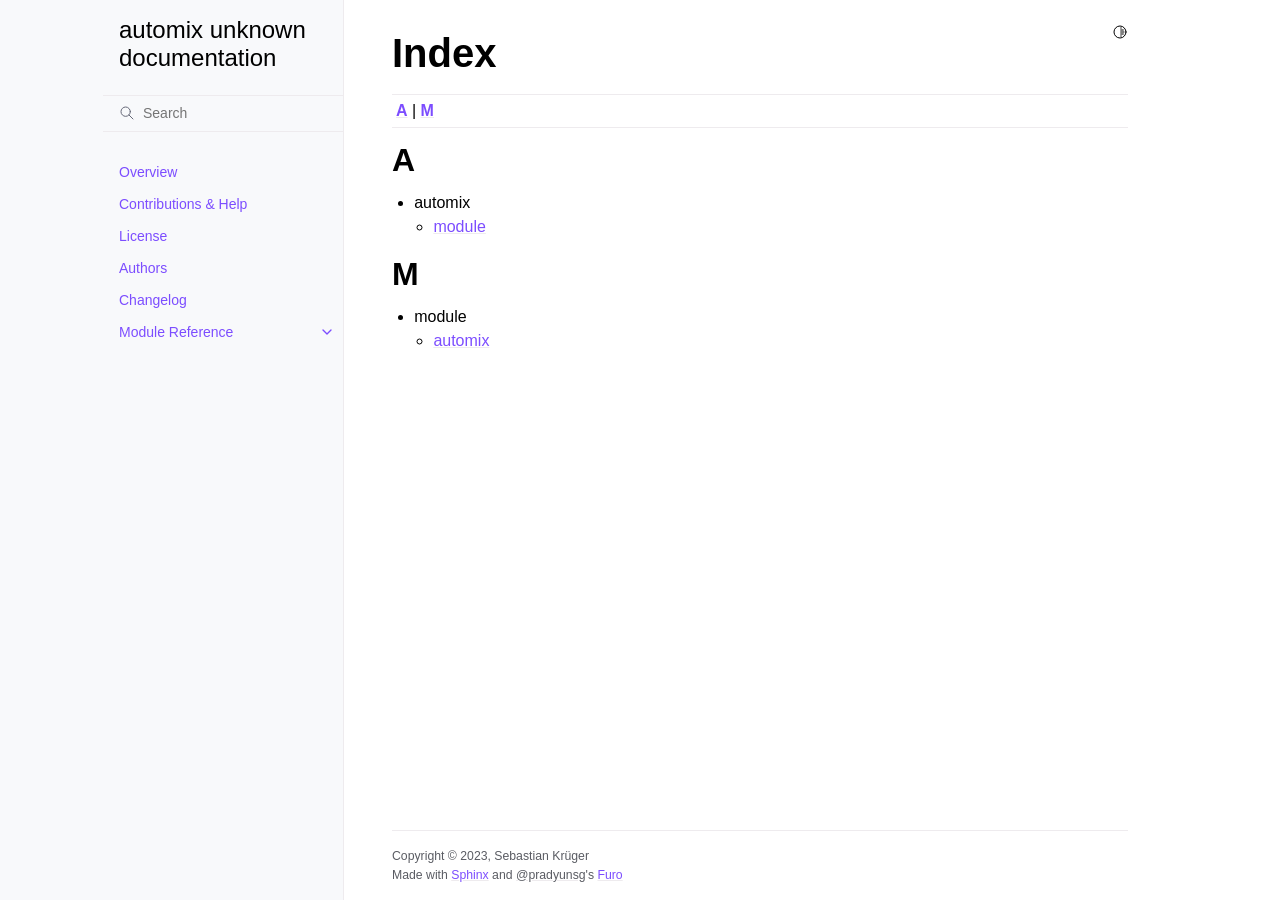
<file: genindex.html>
<!doctype html>
<html class="no-js" lang="en">
  <head><meta charset="utf-8"/>
    <meta name="viewport" content="width=device-width,initial-scale=1"/>
    <meta name="color-scheme" content="light dark"><link rel="index" title="Index" href="#" /><link rel="search" title="Search" href="search.html" />

    <!-- Generated with Sphinx 7.1.2 and Furo 2023.07.26 --><title>Index - automix unknown documentation</title>
<link rel="stylesheet" type="text/css" href="_static/pygments.css?v=fa44fd50" />
    <link rel="stylesheet" type="text/css" href="_static/styles/furo.css?v=135e06be" />
    <link rel="stylesheet" type="text/css" href="_static/styles/furo-extensions.css?v=36a5483c" />
    
    


<style>
  body {
    --color-code-background: #eeffcc;
  --color-code-foreground: black;
  --color-brand-primary: #7C4DFF;
  --color-brand-content: #7C4DFF;
  
  }
  @media not print {
    body[data-theme="dark"] {
      --color-code-background: #202020;
  --color-code-foreground: #d0d0d0;
  
    }
    @media (prefers-color-scheme: dark) {
      body:not([data-theme="light"]) {
        --color-code-background: #202020;
  --color-code-foreground: #d0d0d0;
  
      }
    }
  }
</style></head>
  <body>
    
    <script>
      document.body.dataset.theme = localStorage.getItem("theme") || "auto";
    </script>
    

<svg xmlns="http://www.w3.org/2000/svg" style="display: none;">
  <symbol id="svg-toc" viewBox="0 0 24 24">
    <title>Contents</title>
    <svg stroke="currentColor" fill="currentColor" stroke-width="0" viewBox="0 0 1024 1024">
      <path d="M408 442h480c4.4 0 8-3.6 8-8v-56c0-4.4-3.6-8-8-8H408c-4.4 0-8 3.6-8 8v56c0 4.4 3.6 8 8 8zm-8 204c0 4.4 3.6 8 8 8h480c4.4 0 8-3.6 8-8v-56c0-4.4-3.6-8-8-8H408c-4.4 0-8 3.6-8 8v56zm504-486H120c-4.4 0-8 3.6-8 8v56c0 4.4 3.6 8 8 8h784c4.4 0 8-3.6 8-8v-56c0-4.4-3.6-8-8-8zm0 632H120c-4.4 0-8 3.6-8 8v56c0 4.4 3.6 8 8 8h784c4.4 0 8-3.6 8-8v-56c0-4.4-3.6-8-8-8zM115.4 518.9L271.7 642c5.8 4.6 14.4.5 14.4-6.9V388.9c0-7.4-8.5-11.5-14.4-6.9L115.4 505.1a8.74 8.74 0 0 0 0 13.8z"/>
    </svg>
  </symbol>
  <symbol id="svg-menu" viewBox="0 0 24 24">
    <title>Menu</title>
    <svg xmlns="http://www.w3.org/2000/svg" viewBox="0 0 24 24" fill="none" stroke="currentColor"
      stroke-width="2" stroke-linecap="round" stroke-linejoin="round" class="feather-menu">
      <line x1="3" y1="12" x2="21" y2="12"></line>
      <line x1="3" y1="6" x2="21" y2="6"></line>
      <line x1="3" y1="18" x2="21" y2="18"></line>
    </svg>
  </symbol>
  <symbol id="svg-arrow-right" viewBox="0 0 24 24">
    <title>Expand</title>
    <svg xmlns="http://www.w3.org/2000/svg" viewBox="0 0 24 24" fill="none" stroke="currentColor"
      stroke-width="2" stroke-linecap="round" stroke-linejoin="round" class="feather-chevron-right">
      <polyline points="9 18 15 12 9 6"></polyline>
    </svg>
  </symbol>
  <symbol id="svg-sun" viewBox="0 0 24 24">
    <title>Light mode</title>
    <svg xmlns="http://www.w3.org/2000/svg" viewBox="0 0 24 24" fill="none" stroke="currentColor"
      stroke-width="1.5" stroke-linecap="round" stroke-linejoin="round" class="feather-sun">
      <circle cx="12" cy="12" r="5"></circle>
      <line x1="12" y1="1" x2="12" y2="3"></line>
      <line x1="12" y1="21" x2="12" y2="23"></line>
      <line x1="4.22" y1="4.22" x2="5.64" y2="5.64"></line>
      <line x1="18.36" y1="18.36" x2="19.78" y2="19.78"></line>
      <line x1="1" y1="12" x2="3" y2="12"></line>
      <line x1="21" y1="12" x2="23" y2="12"></line>
      <line x1="4.22" y1="19.78" x2="5.64" y2="18.36"></line>
      <line x1="18.36" y1="5.64" x2="19.78" y2="4.22"></line>
    </svg>
  </symbol>
  <symbol id="svg-moon" viewBox="0 0 24 24">
    <title>Dark mode</title>
    <svg xmlns="http://www.w3.org/2000/svg" viewBox="0 0 24 24" fill="none" stroke="currentColor"
      stroke-width="1.5" stroke-linecap="round" stroke-linejoin="round" class="icon-tabler-moon">
      <path stroke="none" d="M0 0h24v24H0z" fill="none" />
      <path d="M12 3c.132 0 .263 0 .393 0a7.5 7.5 0 0 0 7.92 12.446a9 9 0 1 1 -8.313 -12.454z" />
    </svg>
  </symbol>
  <symbol id="svg-sun-half" viewBox="0 0 24 24">
    <title>Auto light/dark mode</title>
    <svg xmlns="http://www.w3.org/2000/svg" viewBox="0 0 24 24" fill="none" stroke="currentColor"
      stroke-width="1.5" stroke-linecap="round" stroke-linejoin="round" class="icon-tabler-shadow">
      <path stroke="none" d="M0 0h24v24H0z" fill="none"/>
      <circle cx="12" cy="12" r="9" />
      <path d="M13 12h5" />
      <path d="M13 15h4" />
      <path d="M13 18h1" />
      <path d="M13 9h4" />
      <path d="M13 6h1" />
    </svg>
  </symbol>
</svg>

<input type="checkbox" class="sidebar-toggle" name="__navigation" id="__navigation">
<input type="checkbox" class="sidebar-toggle" name="__toc" id="__toc">
<label class="overlay sidebar-overlay" for="__navigation">
  <div class="visually-hidden">Hide navigation sidebar</div>
</label>
<label class="overlay toc-overlay" for="__toc">
  <div class="visually-hidden">Hide table of contents sidebar</div>
</label>



<div class="page">
  <header class="mobile-header">
    <div class="header-left">
      <label class="nav-overlay-icon" for="__navigation">
        <div class="visually-hidden">Toggle site navigation sidebar</div>
        <i class="icon"><svg><use href="#svg-menu"></use></svg></i>
      </label>
    </div>
    <div class="header-center">
      <a href="index.html"><div class="brand">automix unknown documentation</div></a>
    </div>
    <div class="header-right">
      <div class="theme-toggle-container theme-toggle-header">
        <button class="theme-toggle">
          <div class="visually-hidden">Toggle Light / Dark / Auto color theme</div>
          <svg class="theme-icon-when-auto"><use href="#svg-sun-half"></use></svg>
          <svg class="theme-icon-when-dark"><use href="#svg-moon"></use></svg>
          <svg class="theme-icon-when-light"><use href="#svg-sun"></use></svg>
        </button>
      </div>
      <label class="toc-overlay-icon toc-header-icon no-toc" for="__toc">
        <div class="visually-hidden">Toggle table of contents sidebar</div>
        <i class="icon"><svg><use href="#svg-toc"></use></svg></i>
      </label>
    </div>
  </header>
  <aside class="sidebar-drawer">
    <div class="sidebar-container">
      
      <div class="sidebar-sticky"><a class="sidebar-brand" href="index.html">
  
  
  <span class="sidebar-brand-text">automix unknown documentation</span>
  
</a><form class="sidebar-search-container" method="get" action="search.html" role="search">
  <input class="sidebar-search" placeholder="Search" name="q" aria-label="Search">
  <input type="hidden" name="check_keywords" value="yes">
  <input type="hidden" name="area" value="default">
</form>
<div id="searchbox"></div><div class="sidebar-scroll"><div class="sidebar-tree">
  <ul>
<li class="toctree-l1"><a class="reference internal" href="readme.html">Overview</a></li>
<li class="toctree-l1"><a class="reference internal" href="contributing.html">Contributions &amp; Help</a></li>
<li class="toctree-l1"><a class="reference internal" href="license.html">License</a></li>
<li class="toctree-l1"><a class="reference internal" href="authors.html">Authors</a></li>
<li class="toctree-l1"><a class="reference internal" href="changelog.html">Changelog</a></li>
<li class="toctree-l1 has-children"><a class="reference internal" href="api/modules.html">Module Reference</a><input class="toctree-checkbox" id="toctree-checkbox-1" name="toctree-checkbox-1" role="switch" type="checkbox"/><label for="toctree-checkbox-1"><div class="visually-hidden">Toggle navigation of Module Reference</div><i class="icon"><svg><use href="#svg-arrow-right"></use></svg></i></label><ul>
<li class="toctree-l2"><a class="reference internal" href="api/automix.html">automix package</a></li>
</ul>
</li>
</ul>

</div>
</div>

      </div>
      
    </div>
  </aside>
  <div class="main">
    <div class="content">
      <div class="article-container">
        <a href="#" class="back-to-top muted-link">
          <svg xmlns="http://www.w3.org/2000/svg" viewBox="0 0 24 24">
            <path d="M13 20h-2V8l-5.5 5.5-1.42-1.42L12 4.16l7.92 7.92-1.42 1.42L13 8v12z"></path>
          </svg>
          <span>Back to top</span>
        </a>
        <div class="content-icon-container">
          <div class="theme-toggle-container theme-toggle-content">
            <button class="theme-toggle">
              <div class="visually-hidden">Toggle Light / Dark / Auto color theme</div>
              <svg class="theme-icon-when-auto"><use href="#svg-sun-half"></use></svg>
              <svg class="theme-icon-when-dark"><use href="#svg-moon"></use></svg>
              <svg class="theme-icon-when-light"><use href="#svg-sun"></use></svg>
            </button>
          </div>
          <label class="toc-overlay-icon toc-content-icon no-toc" for="__toc">
            <div class="visually-hidden">Toggle table of contents sidebar</div>
            <i class="icon"><svg><use href="#svg-toc"></use></svg></i>
          </label>
        </div>
        <article role="main">
          
<section class="genindex-section">
  <h1 id="index">Index</h1>
  <div class="genindex-jumpbox"><a href="#A"><strong>A</strong></a> | <a href="#M"><strong>M</strong></a></div>
</section>
<section id="A" class="genindex-section">
  <h2>A</h2>
  <table style="width: 100%" class="indextable genindextable"><tr>
    <td style="width: 33%; vertical-align: top;"><ul>
        <li>
    automix

        <ul>
          <li><a href="api/automix.html#module-automix">module</a>
</li>
        </ul></li>
    </ul></td>
  </tr></table>
</section>

<section id="M" class="genindex-section">
  <h2>M</h2>
  <table style="width: 100%" class="indextable genindextable"><tr>
    <td style="width: 33%; vertical-align: top;"><ul>
        <li>
    module

        <ul>
          <li><a href="api/automix.html#module-automix">automix</a>
</li>
        </ul></li>
    </ul></td>
  </tr></table>
</section>


        </article>
      </div>
      <footer>
        
        <div class="related-pages">
          
          
        </div>
        <div class="bottom-of-page">
          <div class="left-details">
            <div class="copyright">
                Copyright &#169; 2023, Sebastian Krüger
            </div>
            Made with <a href="https://www.sphinx-doc.org/">Sphinx</a> and <a class="muted-link" href="https://pradyunsg.me">@pradyunsg</a>'s
            
            <a href="https://github.com/pradyunsg/furo">Furo</a>
            
          </div>
          <div class="right-details">
            
          </div>
        </div>
        
      </footer>
    </div>
    <aside class="toc-drawer no-toc">
      
      
      
    </aside>
  </div>
</div><script data-url_root="./" id="documentation_options" src="_static/documentation_options.js?v=680b02e7"></script>
    <script src="_static/doctools.js?v=888ff710"></script>
    <script src="_static/sphinx_highlight.js?v=4825356b"></script>
    <script src="_static/scripts/furo.js?v=32e29ea5"></script>
    </body>
</html>
</file>
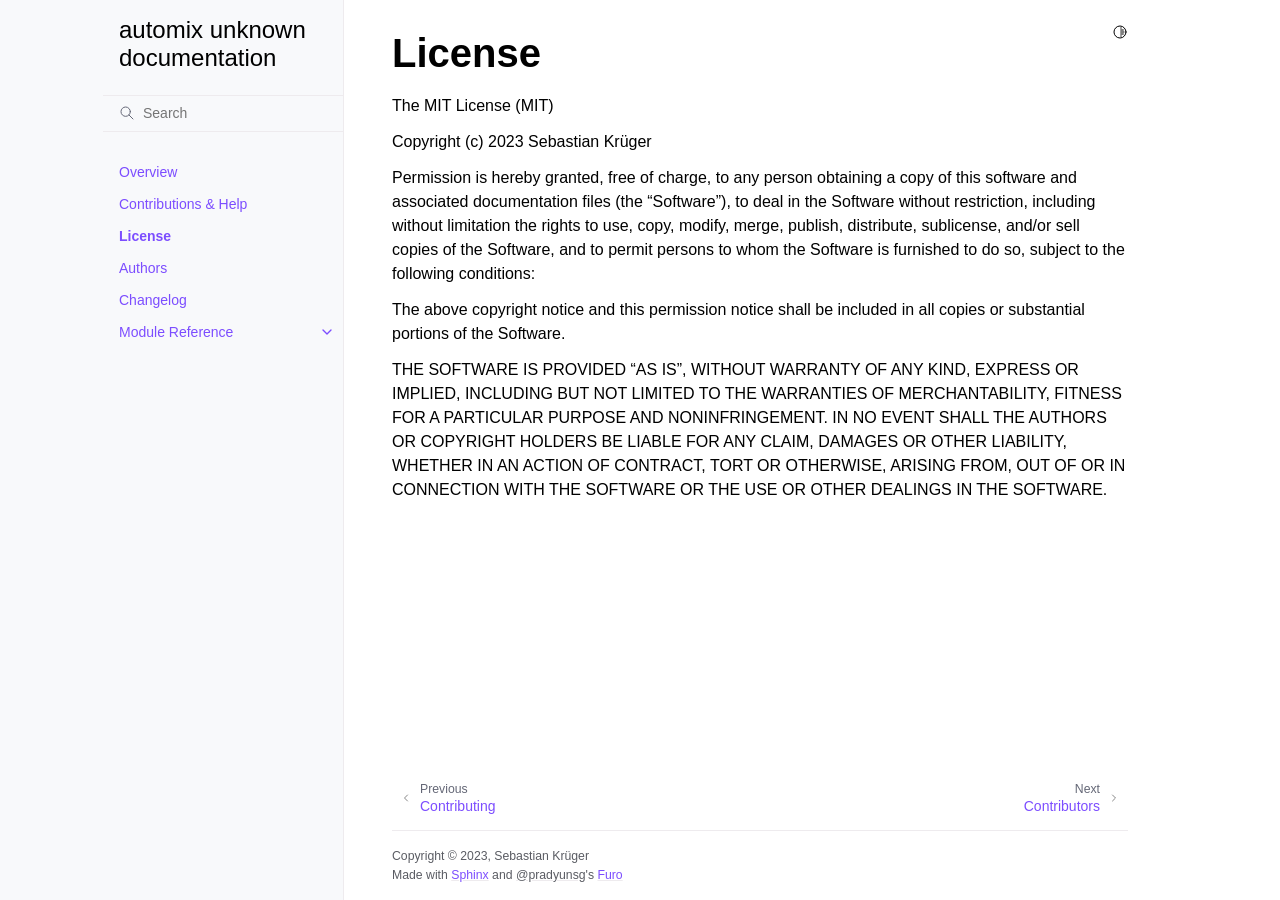
<file: license.html>
<!doctype html>
<html class="no-js" lang="en">
  <head><meta charset="utf-8"/>
    <meta name="viewport" content="width=device-width,initial-scale=1"/>
    <meta name="color-scheme" content="light dark"><meta name="viewport" content="width=device-width, initial-scale=1" />
<link rel="index" title="Index" href="genindex.html" /><link rel="search" title="Search" href="search.html" /><link rel="next" title="Contributors" href="authors.html" /><link rel="prev" title="Contributing" href="contributing.html" />

    <!-- Generated with Sphinx 7.1.2 and Furo 2023.07.26 -->
        <title>License - automix unknown documentation</title>
      <link rel="stylesheet" type="text/css" href="_static/pygments.css?v=fa44fd50" />
    <link rel="stylesheet" type="text/css" href="_static/styles/furo.css?v=135e06be" />
    <link rel="stylesheet" type="text/css" href="_static/styles/furo-extensions.css?v=36a5483c" />
    
    


<style>
  body {
    --color-code-background: #eeffcc;
  --color-code-foreground: black;
  --color-brand-primary: #7C4DFF;
  --color-brand-content: #7C4DFF;
  
  }
  @media not print {
    body[data-theme="dark"] {
      --color-code-background: #202020;
  --color-code-foreground: #d0d0d0;
  
    }
    @media (prefers-color-scheme: dark) {
      body:not([data-theme="light"]) {
        --color-code-background: #202020;
  --color-code-foreground: #d0d0d0;
  
      }
    }
  }
</style></head>
  <body>
    
    <script>
      document.body.dataset.theme = localStorage.getItem("theme") || "auto";
    </script>
    

<svg xmlns="http://www.w3.org/2000/svg" style="display: none;">
  <symbol id="svg-toc" viewBox="0 0 24 24">
    <title>Contents</title>
    <svg stroke="currentColor" fill="currentColor" stroke-width="0" viewBox="0 0 1024 1024">
      <path d="M408 442h480c4.4 0 8-3.6 8-8v-56c0-4.4-3.6-8-8-8H408c-4.4 0-8 3.6-8 8v56c0 4.4 3.6 8 8 8zm-8 204c0 4.4 3.6 8 8 8h480c4.4 0 8-3.6 8-8v-56c0-4.4-3.6-8-8-8H408c-4.4 0-8 3.6-8 8v56zm504-486H120c-4.4 0-8 3.6-8 8v56c0 4.4 3.6 8 8 8h784c4.4 0 8-3.6 8-8v-56c0-4.4-3.6-8-8-8zm0 632H120c-4.4 0-8 3.6-8 8v56c0 4.4 3.6 8 8 8h784c4.4 0 8-3.6 8-8v-56c0-4.4-3.6-8-8-8zM115.4 518.9L271.7 642c5.8 4.6 14.4.5 14.4-6.9V388.9c0-7.4-8.5-11.5-14.4-6.9L115.4 505.1a8.74 8.74 0 0 0 0 13.8z"/>
    </svg>
  </symbol>
  <symbol id="svg-menu" viewBox="0 0 24 24">
    <title>Menu</title>
    <svg xmlns="http://www.w3.org/2000/svg" viewBox="0 0 24 24" fill="none" stroke="currentColor"
      stroke-width="2" stroke-linecap="round" stroke-linejoin="round" class="feather-menu">
      <line x1="3" y1="12" x2="21" y2="12"></line>
      <line x1="3" y1="6" x2="21" y2="6"></line>
      <line x1="3" y1="18" x2="21" y2="18"></line>
    </svg>
  </symbol>
  <symbol id="svg-arrow-right" viewBox="0 0 24 24">
    <title>Expand</title>
    <svg xmlns="http://www.w3.org/2000/svg" viewBox="0 0 24 24" fill="none" stroke="currentColor"
      stroke-width="2" stroke-linecap="round" stroke-linejoin="round" class="feather-chevron-right">
      <polyline points="9 18 15 12 9 6"></polyline>
    </svg>
  </symbol>
  <symbol id="svg-sun" viewBox="0 0 24 24">
    <title>Light mode</title>
    <svg xmlns="http://www.w3.org/2000/svg" viewBox="0 0 24 24" fill="none" stroke="currentColor"
      stroke-width="1.5" stroke-linecap="round" stroke-linejoin="round" class="feather-sun">
      <circle cx="12" cy="12" r="5"></circle>
      <line x1="12" y1="1" x2="12" y2="3"></line>
      <line x1="12" y1="21" x2="12" y2="23"></line>
      <line x1="4.22" y1="4.22" x2="5.64" y2="5.64"></line>
      <line x1="18.36" y1="18.36" x2="19.78" y2="19.78"></line>
      <line x1="1" y1="12" x2="3" y2="12"></line>
      <line x1="21" y1="12" x2="23" y2="12"></line>
      <line x1="4.22" y1="19.78" x2="5.64" y2="18.36"></line>
      <line x1="18.36" y1="5.64" x2="19.78" y2="4.22"></line>
    </svg>
  </symbol>
  <symbol id="svg-moon" viewBox="0 0 24 24">
    <title>Dark mode</title>
    <svg xmlns="http://www.w3.org/2000/svg" viewBox="0 0 24 24" fill="none" stroke="currentColor"
      stroke-width="1.5" stroke-linecap="round" stroke-linejoin="round" class="icon-tabler-moon">
      <path stroke="none" d="M0 0h24v24H0z" fill="none" />
      <path d="M12 3c.132 0 .263 0 .393 0a7.5 7.5 0 0 0 7.92 12.446a9 9 0 1 1 -8.313 -12.454z" />
    </svg>
  </symbol>
  <symbol id="svg-sun-half" viewBox="0 0 24 24">
    <title>Auto light/dark mode</title>
    <svg xmlns="http://www.w3.org/2000/svg" viewBox="0 0 24 24" fill="none" stroke="currentColor"
      stroke-width="1.5" stroke-linecap="round" stroke-linejoin="round" class="icon-tabler-shadow">
      <path stroke="none" d="M0 0h24v24H0z" fill="none"/>
      <circle cx="12" cy="12" r="9" />
      <path d="M13 12h5" />
      <path d="M13 15h4" />
      <path d="M13 18h1" />
      <path d="M13 9h4" />
      <path d="M13 6h1" />
    </svg>
  </symbol>
</svg>

<input type="checkbox" class="sidebar-toggle" name="__navigation" id="__navigation">
<input type="checkbox" class="sidebar-toggle" name="__toc" id="__toc">
<label class="overlay sidebar-overlay" for="__navigation">
  <div class="visually-hidden">Hide navigation sidebar</div>
</label>
<label class="overlay toc-overlay" for="__toc">
  <div class="visually-hidden">Hide table of contents sidebar</div>
</label>



<div class="page">
  <header class="mobile-header">
    <div class="header-left">
      <label class="nav-overlay-icon" for="__navigation">
        <div class="visually-hidden">Toggle site navigation sidebar</div>
        <i class="icon"><svg><use href="#svg-menu"></use></svg></i>
      </label>
    </div>
    <div class="header-center">
      <a href="index.html"><div class="brand">automix unknown documentation</div></a>
    </div>
    <div class="header-right">
      <div class="theme-toggle-container theme-toggle-header">
        <button class="theme-toggle">
          <div class="visually-hidden">Toggle Light / Dark / Auto color theme</div>
          <svg class="theme-icon-when-auto"><use href="#svg-sun-half"></use></svg>
          <svg class="theme-icon-when-dark"><use href="#svg-moon"></use></svg>
          <svg class="theme-icon-when-light"><use href="#svg-sun"></use></svg>
        </button>
      </div>
      <label class="toc-overlay-icon toc-header-icon no-toc" for="__toc">
        <div class="visually-hidden">Toggle table of contents sidebar</div>
        <i class="icon"><svg><use href="#svg-toc"></use></svg></i>
      </label>
    </div>
  </header>
  <aside class="sidebar-drawer">
    <div class="sidebar-container">
      
      <div class="sidebar-sticky"><a class="sidebar-brand" href="index.html">
  
  
  <span class="sidebar-brand-text">automix unknown documentation</span>
  
</a><form class="sidebar-search-container" method="get" action="search.html" role="search">
  <input class="sidebar-search" placeholder="Search" name="q" aria-label="Search">
  <input type="hidden" name="check_keywords" value="yes">
  <input type="hidden" name="area" value="default">
</form>
<div id="searchbox"></div><div class="sidebar-scroll"><div class="sidebar-tree">
  <ul class="current">
<li class="toctree-l1"><a class="reference internal" href="readme.html">Overview</a></li>
<li class="toctree-l1"><a class="reference internal" href="contributing.html">Contributions &amp; Help</a></li>
<li class="toctree-l1 current current-page"><a class="current reference internal" href="#">License</a></li>
<li class="toctree-l1"><a class="reference internal" href="authors.html">Authors</a></li>
<li class="toctree-l1"><a class="reference internal" href="changelog.html">Changelog</a></li>
<li class="toctree-l1 has-children"><a class="reference internal" href="api/modules.html">Module Reference</a><input class="toctree-checkbox" id="toctree-checkbox-1" name="toctree-checkbox-1" role="switch" type="checkbox"/><label for="toctree-checkbox-1"><div class="visually-hidden">Toggle navigation of Module Reference</div><i class="icon"><svg><use href="#svg-arrow-right"></use></svg></i></label><ul>
<li class="toctree-l2"><a class="reference internal" href="api/automix.html">automix package</a></li>
</ul>
</li>
</ul>

</div>
</div>

      </div>
      
    </div>
  </aside>
  <div class="main">
    <div class="content">
      <div class="article-container">
        <a href="#" class="back-to-top muted-link">
          <svg xmlns="http://www.w3.org/2000/svg" viewBox="0 0 24 24">
            <path d="M13 20h-2V8l-5.5 5.5-1.42-1.42L12 4.16l7.92 7.92-1.42 1.42L13 8v12z"></path>
          </svg>
          <span>Back to top</span>
        </a>
        <div class="content-icon-container">
          
<div class="theme-toggle-container theme-toggle-content">
            <button class="theme-toggle">
              <div class="visually-hidden">Toggle Light / Dark / Auto color theme</div>
              <svg class="theme-icon-when-auto"><use href="#svg-sun-half"></use></svg>
              <svg class="theme-icon-when-dark"><use href="#svg-moon"></use></svg>
              <svg class="theme-icon-when-light"><use href="#svg-sun"></use></svg>
            </button>
          </div>
          <label class="toc-overlay-icon toc-content-icon no-toc" for="__toc">
            <div class="visually-hidden">Toggle table of contents sidebar</div>
            <i class="icon"><svg><use href="#svg-toc"></use></svg></i>
          </label>
        </div>
        <article role="main">
          <section id="license">
<span id="id1"></span><h1>License<a class="headerlink" href="#license" title="Permalink to this heading">#</a></h1>
<p>The MIT License (MIT)</p>
<p>Copyright (c) 2023 Sebastian Krüger</p>
<p>Permission is hereby granted, free of charge, to any person obtaining a copy
of this software and associated documentation files (the “Software”), to deal
in the Software without restriction, including without limitation the rights
to use, copy, modify, merge, publish, distribute, sublicense, and/or sell
copies of the Software, and to permit persons to whom the Software is
furnished to do so, subject to the following conditions:</p>
<p>The above copyright notice and this permission notice shall be included in all
copies or substantial portions of the Software.</p>
<p>THE SOFTWARE IS PROVIDED “AS IS”, WITHOUT WARRANTY OF ANY KIND, EXPRESS OR
IMPLIED, INCLUDING BUT NOT LIMITED TO THE WARRANTIES OF MERCHANTABILITY,
FITNESS FOR A PARTICULAR PURPOSE AND NONINFRINGEMENT. IN NO EVENT SHALL THE
AUTHORS OR COPYRIGHT HOLDERS BE LIABLE FOR ANY CLAIM, DAMAGES OR OTHER
LIABILITY, WHETHER IN AN ACTION OF CONTRACT, TORT OR OTHERWISE, ARISING FROM,
OUT OF OR IN CONNECTION WITH THE SOFTWARE OR THE USE OR OTHER DEALINGS IN THE
SOFTWARE.</p>
</section>

        </article>
      </div>
      <footer>
        
        <div class="related-pages">
          <a class="next-page" href="authors.html">
              <div class="page-info">
                <div class="context">
                  <span>Next</span>
                </div>
                <div class="title">Contributors</div>
              </div>
              <svg class="furo-related-icon"><use href="#svg-arrow-right"></use></svg>
            </a>
          <a class="prev-page" href="contributing.html">
              <svg class="furo-related-icon"><use href="#svg-arrow-right"></use></svg>
              <div class="page-info">
                <div class="context">
                  <span>Previous</span>
                </div>
                
                <div class="title">Contributing</div>
                
              </div>
            </a>
        </div>
        <div class="bottom-of-page">
          <div class="left-details">
            <div class="copyright">
                Copyright &#169; 2023, Sebastian Krüger
            </div>
            Made with <a href="https://www.sphinx-doc.org/">Sphinx</a> and <a class="muted-link" href="https://pradyunsg.me">@pradyunsg</a>'s
            
            <a href="https://github.com/pradyunsg/furo">Furo</a>
            
          </div>
          <div class="right-details">
            
          </div>
        </div>
        
      </footer>
    </div>
    <aside class="toc-drawer no-toc">
      
      
      
    </aside>
  </div>
</div><script data-url_root="./" id="documentation_options" src="_static/documentation_options.js?v=680b02e7"></script>
    <script src="_static/doctools.js?v=888ff710"></script>
    <script src="_static/sphinx_highlight.js?v=4825356b"></script>
    <script src="_static/scripts/furo.js?v=32e29ea5"></script>
    </body>
</html>
</file>
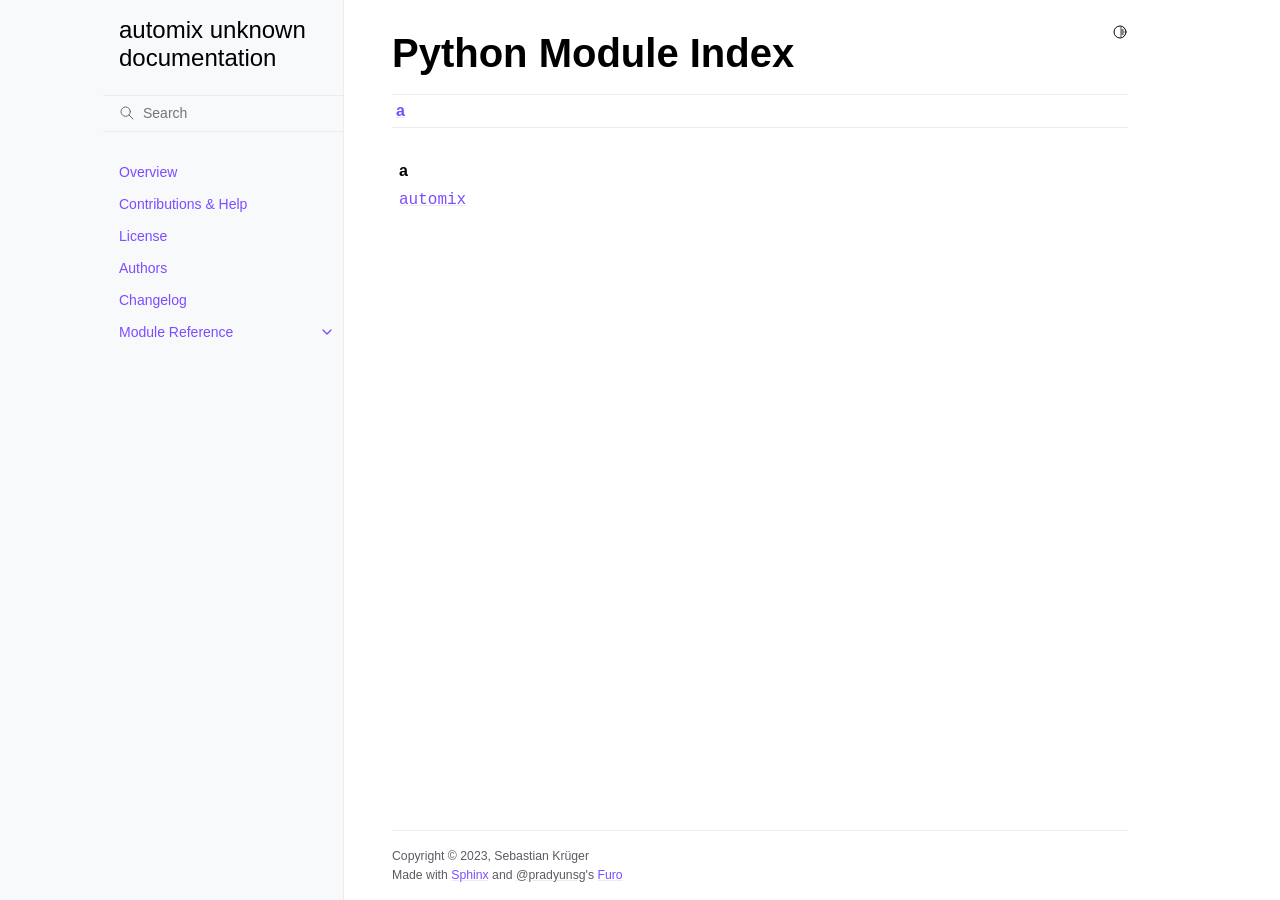
<file: py-modindex.html>
<!doctype html>
<html class="no-js" lang="en">
  <head><meta charset="utf-8"/>
    <meta name="viewport" content="width=device-width,initial-scale=1"/>
    <meta name="color-scheme" content="light dark"><link rel="index" title="Index" href="genindex.html" /><link rel="search" title="Search" href="search.html" />

    <!-- Generated with Sphinx 7.1.2 and Furo 2023.07.26 --><title>Python Module Index - automix unknown documentation</title>
<link rel="stylesheet" type="text/css" href="_static/pygments.css?v=fa44fd50" />
    <link rel="stylesheet" type="text/css" href="_static/styles/furo.css?v=135e06be" />
    <link rel="stylesheet" type="text/css" href="_static/styles/furo-extensions.css?v=36a5483c" />
    
    


<style>
  body {
    --color-code-background: #eeffcc;
  --color-code-foreground: black;
  --color-brand-primary: #7C4DFF;
  --color-brand-content: #7C4DFF;
  
  }
  @media not print {
    body[data-theme="dark"] {
      --color-code-background: #202020;
  --color-code-foreground: #d0d0d0;
  
    }
    @media (prefers-color-scheme: dark) {
      body:not([data-theme="light"]) {
        --color-code-background: #202020;
  --color-code-foreground: #d0d0d0;
  
      }
    }
  }
</style></head>
  <body>
    
    <script>
      document.body.dataset.theme = localStorage.getItem("theme") || "auto";
    </script>
    

<svg xmlns="http://www.w3.org/2000/svg" style="display: none;">
  <symbol id="svg-toc" viewBox="0 0 24 24">
    <title>Contents</title>
    <svg stroke="currentColor" fill="currentColor" stroke-width="0" viewBox="0 0 1024 1024">
      <path d="M408 442h480c4.4 0 8-3.6 8-8v-56c0-4.4-3.6-8-8-8H408c-4.4 0-8 3.6-8 8v56c0 4.4 3.6 8 8 8zm-8 204c0 4.4 3.6 8 8 8h480c4.4 0 8-3.6 8-8v-56c0-4.4-3.6-8-8-8H408c-4.4 0-8 3.6-8 8v56zm504-486H120c-4.4 0-8 3.6-8 8v56c0 4.4 3.6 8 8 8h784c4.4 0 8-3.6 8-8v-56c0-4.4-3.6-8-8-8zm0 632H120c-4.4 0-8 3.6-8 8v56c0 4.4 3.6 8 8 8h784c4.4 0 8-3.6 8-8v-56c0-4.4-3.6-8-8-8zM115.4 518.9L271.7 642c5.8 4.6 14.4.5 14.4-6.9V388.9c0-7.4-8.5-11.5-14.4-6.9L115.4 505.1a8.74 8.74 0 0 0 0 13.8z"/>
    </svg>
  </symbol>
  <symbol id="svg-menu" viewBox="0 0 24 24">
    <title>Menu</title>
    <svg xmlns="http://www.w3.org/2000/svg" viewBox="0 0 24 24" fill="none" stroke="currentColor"
      stroke-width="2" stroke-linecap="round" stroke-linejoin="round" class="feather-menu">
      <line x1="3" y1="12" x2="21" y2="12"></line>
      <line x1="3" y1="6" x2="21" y2="6"></line>
      <line x1="3" y1="18" x2="21" y2="18"></line>
    </svg>
  </symbol>
  <symbol id="svg-arrow-right" viewBox="0 0 24 24">
    <title>Expand</title>
    <svg xmlns="http://www.w3.org/2000/svg" viewBox="0 0 24 24" fill="none" stroke="currentColor"
      stroke-width="2" stroke-linecap="round" stroke-linejoin="round" class="feather-chevron-right">
      <polyline points="9 18 15 12 9 6"></polyline>
    </svg>
  </symbol>
  <symbol id="svg-sun" viewBox="0 0 24 24">
    <title>Light mode</title>
    <svg xmlns="http://www.w3.org/2000/svg" viewBox="0 0 24 24" fill="none" stroke="currentColor"
      stroke-width="1.5" stroke-linecap="round" stroke-linejoin="round" class="feather-sun">
      <circle cx="12" cy="12" r="5"></circle>
      <line x1="12" y1="1" x2="12" y2="3"></line>
      <line x1="12" y1="21" x2="12" y2="23"></line>
      <line x1="4.22" y1="4.22" x2="5.64" y2="5.64"></line>
      <line x1="18.36" y1="18.36" x2="19.78" y2="19.78"></line>
      <line x1="1" y1="12" x2="3" y2="12"></line>
      <line x1="21" y1="12" x2="23" y2="12"></line>
      <line x1="4.22" y1="19.78" x2="5.64" y2="18.36"></line>
      <line x1="18.36" y1="5.64" x2="19.78" y2="4.22"></line>
    </svg>
  </symbol>
  <symbol id="svg-moon" viewBox="0 0 24 24">
    <title>Dark mode</title>
    <svg xmlns="http://www.w3.org/2000/svg" viewBox="0 0 24 24" fill="none" stroke="currentColor"
      stroke-width="1.5" stroke-linecap="round" stroke-linejoin="round" class="icon-tabler-moon">
      <path stroke="none" d="M0 0h24v24H0z" fill="none" />
      <path d="M12 3c.132 0 .263 0 .393 0a7.5 7.5 0 0 0 7.92 12.446a9 9 0 1 1 -8.313 -12.454z" />
    </svg>
  </symbol>
  <symbol id="svg-sun-half" viewBox="0 0 24 24">
    <title>Auto light/dark mode</title>
    <svg xmlns="http://www.w3.org/2000/svg" viewBox="0 0 24 24" fill="none" stroke="currentColor"
      stroke-width="1.5" stroke-linecap="round" stroke-linejoin="round" class="icon-tabler-shadow">
      <path stroke="none" d="M0 0h24v24H0z" fill="none"/>
      <circle cx="12" cy="12" r="9" />
      <path d="M13 12h5" />
      <path d="M13 15h4" />
      <path d="M13 18h1" />
      <path d="M13 9h4" />
      <path d="M13 6h1" />
    </svg>
  </symbol>
</svg>

<input type="checkbox" class="sidebar-toggle" name="__navigation" id="__navigation">
<input type="checkbox" class="sidebar-toggle" name="__toc" id="__toc">
<label class="overlay sidebar-overlay" for="__navigation">
  <div class="visually-hidden">Hide navigation sidebar</div>
</label>
<label class="overlay toc-overlay" for="__toc">
  <div class="visually-hidden">Hide table of contents sidebar</div>
</label>



<div class="page">
  <header class="mobile-header">
    <div class="header-left">
      <label class="nav-overlay-icon" for="__navigation">
        <div class="visually-hidden">Toggle site navigation sidebar</div>
        <i class="icon"><svg><use href="#svg-menu"></use></svg></i>
      </label>
    </div>
    <div class="header-center">
      <a href="index.html"><div class="brand">automix unknown documentation</div></a>
    </div>
    <div class="header-right">
      <div class="theme-toggle-container theme-toggle-header">
        <button class="theme-toggle">
          <div class="visually-hidden">Toggle Light / Dark / Auto color theme</div>
          <svg class="theme-icon-when-auto"><use href="#svg-sun-half"></use></svg>
          <svg class="theme-icon-when-dark"><use href="#svg-moon"></use></svg>
          <svg class="theme-icon-when-light"><use href="#svg-sun"></use></svg>
        </button>
      </div>
      <label class="toc-overlay-icon toc-header-icon no-toc" for="__toc">
        <div class="visually-hidden">Toggle table of contents sidebar</div>
        <i class="icon"><svg><use href="#svg-toc"></use></svg></i>
      </label>
    </div>
  </header>
  <aside class="sidebar-drawer">
    <div class="sidebar-container">
      
      <div class="sidebar-sticky"><a class="sidebar-brand" href="index.html">
  
  
  <span class="sidebar-brand-text">automix unknown documentation</span>
  
</a><form class="sidebar-search-container" method="get" action="search.html" role="search">
  <input class="sidebar-search" placeholder="Search" name="q" aria-label="Search">
  <input type="hidden" name="check_keywords" value="yes">
  <input type="hidden" name="area" value="default">
</form>
<div id="searchbox"></div><div class="sidebar-scroll"><div class="sidebar-tree">
  <ul>
<li class="toctree-l1"><a class="reference internal" href="readme.html">Overview</a></li>
<li class="toctree-l1"><a class="reference internal" href="contributing.html">Contributions &amp; Help</a></li>
<li class="toctree-l1"><a class="reference internal" href="license.html">License</a></li>
<li class="toctree-l1"><a class="reference internal" href="authors.html">Authors</a></li>
<li class="toctree-l1"><a class="reference internal" href="changelog.html">Changelog</a></li>
<li class="toctree-l1 has-children"><a class="reference internal" href="api/modules.html">Module Reference</a><input class="toctree-checkbox" id="toctree-checkbox-1" name="toctree-checkbox-1" role="switch" type="checkbox"/><label for="toctree-checkbox-1"><div class="visually-hidden">Toggle navigation of Module Reference</div><i class="icon"><svg><use href="#svg-arrow-right"></use></svg></i></label><ul>
<li class="toctree-l2"><a class="reference internal" href="api/automix.html">automix package</a></li>
</ul>
</li>
</ul>

</div>
</div>

      </div>
      
    </div>
  </aside>
  <div class="main">
    <div class="content">
      <div class="article-container">
        <a href="#" class="back-to-top muted-link">
          <svg xmlns="http://www.w3.org/2000/svg" viewBox="0 0 24 24">
            <path d="M13 20h-2V8l-5.5 5.5-1.42-1.42L12 4.16l7.92 7.92-1.42 1.42L13 8v12z"></path>
          </svg>
          <span>Back to top</span>
        </a>
        <div class="content-icon-container">
          <div class="theme-toggle-container theme-toggle-content">
            <button class="theme-toggle">
              <div class="visually-hidden">Toggle Light / Dark / Auto color theme</div>
              <svg class="theme-icon-when-auto"><use href="#svg-sun-half"></use></svg>
              <svg class="theme-icon-when-dark"><use href="#svg-moon"></use></svg>
              <svg class="theme-icon-when-light"><use href="#svg-sun"></use></svg>
            </button>
          </div>
          <label class="toc-overlay-icon toc-content-icon no-toc" for="__toc">
            <div class="visually-hidden">Toggle table of contents sidebar</div>
            <i class="icon"><svg><use href="#svg-toc"></use></svg></i>
          </label>
        </div>
        <article role="main">
          
<section class="domainindex-section">
  <h1>Python Module Index</h1>
  <div class="domainindex-jumpbox"><a href="#cap-a"><strong>a</strong></a></div>
</section>
<table class="domainindex-table">
  <tr class="pcap">
    <td></td><td>&#160;</td><td></td>
  </tr>
  <tr class="cap" id="cap-a">
    <td></td><td><strong>a</strong></td><td></td>
  </tr>
  <tr>
    <td></td>
    <td>
        <a href="api/automix.html#module-automix"><code class="xref">automix</code></a></td><td>
    <em></em></td>
  </tr>
</table>

        </article>
      </div>
      <footer>
        
        <div class="related-pages">
          
          
        </div>
        <div class="bottom-of-page">
          <div class="left-details">
            <div class="copyright">
                Copyright &#169; 2023, Sebastian Krüger
            </div>
            Made with <a href="https://www.sphinx-doc.org/">Sphinx</a> and <a class="muted-link" href="https://pradyunsg.me">@pradyunsg</a>'s
            
            <a href="https://github.com/pradyunsg/furo">Furo</a>
            
          </div>
          <div class="right-details">
            
          </div>
        </div>
        
      </footer>
    </div>
    <aside class="toc-drawer no-toc">
      
      
      
    </aside>
  </div>
</div><script data-url_root="./" id="documentation_options" src="_static/documentation_options.js?v=680b02e7"></script>
    <script src="_static/doctools.js?v=888ff710"></script>
    <script src="_static/sphinx_highlight.js?v=4825356b"></script>
    <script src="_static/scripts/furo.js?v=32e29ea5"></script>
    
    <script>DOCUMENTATION_OPTIONS.COLLAPSE_INDEX = true</script></body>
</html>
</file>
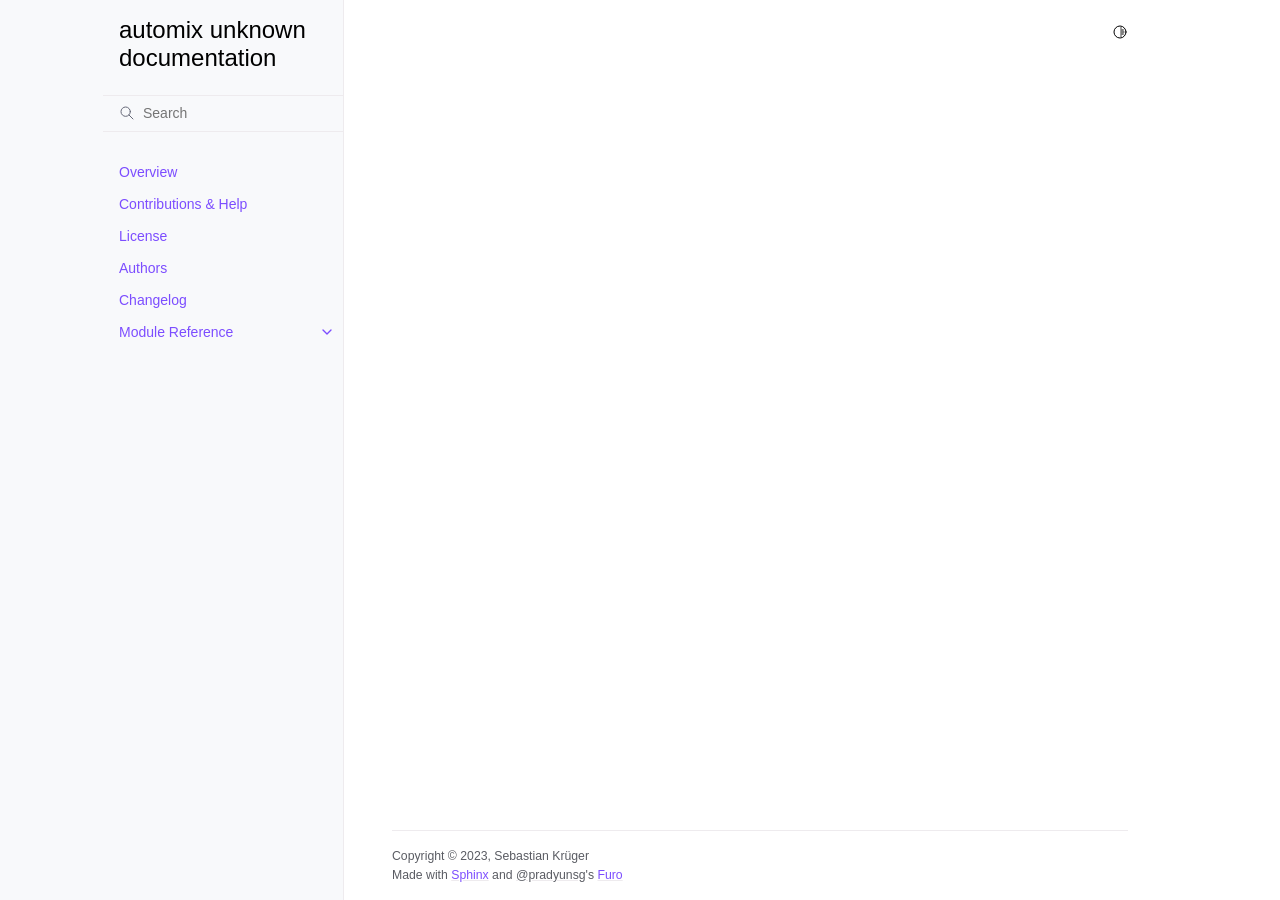
<file: search.html>
<!doctype html>
<html class="no-js" lang="en">
  <head><meta charset="utf-8"/>
    <meta name="viewport" content="width=device-width,initial-scale=1"/>
    <meta name="color-scheme" content="light dark"><link rel="index" title="Index" href="genindex.html" /><link rel="search" title="Search" href="#" />

    <!-- Generated with Sphinx 7.1.2 and Furo 2023.07.26 --><title>Search - automix unknown documentation</title><link rel="stylesheet" type="text/css" href="_static/pygments.css?v=fa44fd50" />
    <link rel="stylesheet" type="text/css" href="_static/styles/furo.css?v=135e06be" />
    <link rel="stylesheet" type="text/css" href="_static/styles/furo-extensions.css?v=36a5483c" />
    
    


<style>
  body {
    --color-code-background: #eeffcc;
  --color-code-foreground: black;
  --color-brand-primary: #7C4DFF;
  --color-brand-content: #7C4DFF;
  
  }
  @media not print {
    body[data-theme="dark"] {
      --color-code-background: #202020;
  --color-code-foreground: #d0d0d0;
  
    }
    @media (prefers-color-scheme: dark) {
      body:not([data-theme="light"]) {
        --color-code-background: #202020;
  --color-code-foreground: #d0d0d0;
  
      }
    }
  }
</style></head>
  <body>
    
    <script>
      document.body.dataset.theme = localStorage.getItem("theme") || "auto";
    </script>
    

<svg xmlns="http://www.w3.org/2000/svg" style="display: none;">
  <symbol id="svg-toc" viewBox="0 0 24 24">
    <title>Contents</title>
    <svg stroke="currentColor" fill="currentColor" stroke-width="0" viewBox="0 0 1024 1024">
      <path d="M408 442h480c4.4 0 8-3.6 8-8v-56c0-4.4-3.6-8-8-8H408c-4.4 0-8 3.6-8 8v56c0 4.4 3.6 8 8 8zm-8 204c0 4.4 3.6 8 8 8h480c4.4 0 8-3.6 8-8v-56c0-4.4-3.6-8-8-8H408c-4.4 0-8 3.6-8 8v56zm504-486H120c-4.4 0-8 3.6-8 8v56c0 4.4 3.6 8 8 8h784c4.4 0 8-3.6 8-8v-56c0-4.4-3.6-8-8-8zm0 632H120c-4.4 0-8 3.6-8 8v56c0 4.4 3.6 8 8 8h784c4.4 0 8-3.6 8-8v-56c0-4.4-3.6-8-8-8zM115.4 518.9L271.7 642c5.8 4.6 14.4.5 14.4-6.9V388.9c0-7.4-8.5-11.5-14.4-6.9L115.4 505.1a8.74 8.74 0 0 0 0 13.8z"/>
    </svg>
  </symbol>
  <symbol id="svg-menu" viewBox="0 0 24 24">
    <title>Menu</title>
    <svg xmlns="http://www.w3.org/2000/svg" viewBox="0 0 24 24" fill="none" stroke="currentColor"
      stroke-width="2" stroke-linecap="round" stroke-linejoin="round" class="feather-menu">
      <line x1="3" y1="12" x2="21" y2="12"></line>
      <line x1="3" y1="6" x2="21" y2="6"></line>
      <line x1="3" y1="18" x2="21" y2="18"></line>
    </svg>
  </symbol>
  <symbol id="svg-arrow-right" viewBox="0 0 24 24">
    <title>Expand</title>
    <svg xmlns="http://www.w3.org/2000/svg" viewBox="0 0 24 24" fill="none" stroke="currentColor"
      stroke-width="2" stroke-linecap="round" stroke-linejoin="round" class="feather-chevron-right">
      <polyline points="9 18 15 12 9 6"></polyline>
    </svg>
  </symbol>
  <symbol id="svg-sun" viewBox="0 0 24 24">
    <title>Light mode</title>
    <svg xmlns="http://www.w3.org/2000/svg" viewBox="0 0 24 24" fill="none" stroke="currentColor"
      stroke-width="1.5" stroke-linecap="round" stroke-linejoin="round" class="feather-sun">
      <circle cx="12" cy="12" r="5"></circle>
      <line x1="12" y1="1" x2="12" y2="3"></line>
      <line x1="12" y1="21" x2="12" y2="23"></line>
      <line x1="4.22" y1="4.22" x2="5.64" y2="5.64"></line>
      <line x1="18.36" y1="18.36" x2="19.78" y2="19.78"></line>
      <line x1="1" y1="12" x2="3" y2="12"></line>
      <line x1="21" y1="12" x2="23" y2="12"></line>
      <line x1="4.22" y1="19.78" x2="5.64" y2="18.36"></line>
      <line x1="18.36" y1="5.64" x2="19.78" y2="4.22"></line>
    </svg>
  </symbol>
  <symbol id="svg-moon" viewBox="0 0 24 24">
    <title>Dark mode</title>
    <svg xmlns="http://www.w3.org/2000/svg" viewBox="0 0 24 24" fill="none" stroke="currentColor"
      stroke-width="1.5" stroke-linecap="round" stroke-linejoin="round" class="icon-tabler-moon">
      <path stroke="none" d="M0 0h24v24H0z" fill="none" />
      <path d="M12 3c.132 0 .263 0 .393 0a7.5 7.5 0 0 0 7.92 12.446a9 9 0 1 1 -8.313 -12.454z" />
    </svg>
  </symbol>
  <symbol id="svg-sun-half" viewBox="0 0 24 24">
    <title>Auto light/dark mode</title>
    <svg xmlns="http://www.w3.org/2000/svg" viewBox="0 0 24 24" fill="none" stroke="currentColor"
      stroke-width="1.5" stroke-linecap="round" stroke-linejoin="round" class="icon-tabler-shadow">
      <path stroke="none" d="M0 0h24v24H0z" fill="none"/>
      <circle cx="12" cy="12" r="9" />
      <path d="M13 12h5" />
      <path d="M13 15h4" />
      <path d="M13 18h1" />
      <path d="M13 9h4" />
      <path d="M13 6h1" />
    </svg>
  </symbol>
</svg>

<input type="checkbox" class="sidebar-toggle" name="__navigation" id="__navigation">
<input type="checkbox" class="sidebar-toggle" name="__toc" id="__toc">
<label class="overlay sidebar-overlay" for="__navigation">
  <div class="visually-hidden">Hide navigation sidebar</div>
</label>
<label class="overlay toc-overlay" for="__toc">
  <div class="visually-hidden">Hide table of contents sidebar</div>
</label>



<div class="page">
  <header class="mobile-header">
    <div class="header-left">
      <label class="nav-overlay-icon" for="__navigation">
        <div class="visually-hidden">Toggle site navigation sidebar</div>
        <i class="icon"><svg><use href="#svg-menu"></use></svg></i>
      </label>
    </div>
    <div class="header-center">
      <a href="index.html"><div class="brand">automix unknown documentation</div></a>
    </div>
    <div class="header-right">
      <div class="theme-toggle-container theme-toggle-header">
        <button class="theme-toggle">
          <div class="visually-hidden">Toggle Light / Dark / Auto color theme</div>
          <svg class="theme-icon-when-auto"><use href="#svg-sun-half"></use></svg>
          <svg class="theme-icon-when-dark"><use href="#svg-moon"></use></svg>
          <svg class="theme-icon-when-light"><use href="#svg-sun"></use></svg>
        </button>
      </div>
      <label class="toc-overlay-icon toc-header-icon no-toc" for="__toc">
        <div class="visually-hidden">Toggle table of contents sidebar</div>
        <i class="icon"><svg><use href="#svg-toc"></use></svg></i>
      </label>
    </div>
  </header>
  <aside class="sidebar-drawer">
    <div class="sidebar-container">
      
      <div class="sidebar-sticky"><a class="sidebar-brand" href="index.html">
  
  
  <span class="sidebar-brand-text">automix unknown documentation</span>
  
</a><form class="sidebar-search-container" method="get" action="#" role="search">
  <input class="sidebar-search" placeholder="Search" name="q" aria-label="Search">
  <input type="hidden" name="check_keywords" value="yes">
  <input type="hidden" name="area" value="default">
</form>
<div id="searchbox"></div><div class="sidebar-scroll"><div class="sidebar-tree">
  <ul>
<li class="toctree-l1"><a class="reference internal" href="readme.html">Overview</a></li>
<li class="toctree-l1"><a class="reference internal" href="contributing.html">Contributions &amp; Help</a></li>
<li class="toctree-l1"><a class="reference internal" href="license.html">License</a></li>
<li class="toctree-l1"><a class="reference internal" href="authors.html">Authors</a></li>
<li class="toctree-l1"><a class="reference internal" href="changelog.html">Changelog</a></li>
<li class="toctree-l1 has-children"><a class="reference internal" href="api/modules.html">Module Reference</a><input class="toctree-checkbox" id="toctree-checkbox-1" name="toctree-checkbox-1" role="switch" type="checkbox"/><label for="toctree-checkbox-1"><div class="visually-hidden">Toggle navigation of Module Reference</div><i class="icon"><svg><use href="#svg-arrow-right"></use></svg></i></label><ul>
<li class="toctree-l2"><a class="reference internal" href="api/automix.html">automix package</a></li>
</ul>
</li>
</ul>

</div>
</div>

      </div>
      
    </div>
  </aside>
  <div class="main">
    <div class="content">
      <div class="article-container">
        <a href="#" class="back-to-top muted-link">
          <svg xmlns="http://www.w3.org/2000/svg" viewBox="0 0 24 24">
            <path d="M13 20h-2V8l-5.5 5.5-1.42-1.42L12 4.16l7.92 7.92-1.42 1.42L13 8v12z"></path>
          </svg>
          <span>Back to top</span>
        </a>
        <div class="content-icon-container">
          <div class="theme-toggle-container theme-toggle-content">
            <button class="theme-toggle">
              <div class="visually-hidden">Toggle Light / Dark / Auto color theme</div>
              <svg class="theme-icon-when-auto"><use href="#svg-sun-half"></use></svg>
              <svg class="theme-icon-when-dark"><use href="#svg-moon"></use></svg>
              <svg class="theme-icon-when-light"><use href="#svg-sun"></use></svg>
            </button>
          </div>
          <label class="toc-overlay-icon toc-content-icon no-toc" for="__toc">
            <div class="visually-hidden">Toggle table of contents sidebar</div>
            <i class="icon"><svg><use href="#svg-toc"></use></svg></i>
          </label>
        </div>
        <article role="main">
          
<noscript>
<div class="admonition error">
  <p class="admonition-title">Error</p>
  <p>
    Please activate JavaScript to enable the search functionality.
  </p>
</div>
</noscript>

<div id="search-results"></div>

        </article>
      </div>
      <footer>
        
        <div class="related-pages">
          
          
        </div>
        <div class="bottom-of-page">
          <div class="left-details">
            <div class="copyright">
                Copyright &#169; 2023, Sebastian Krüger
            </div>
            Made with <a href="https://www.sphinx-doc.org/">Sphinx</a> and <a class="muted-link" href="https://pradyunsg.me">@pradyunsg</a>'s
            
            <a href="https://github.com/pradyunsg/furo">Furo</a>
            
          </div>
          <div class="right-details">
            
          </div>
        </div>
        
      </footer>
    </div>
    <aside class="toc-drawer no-toc">
      
      
      
    </aside>
  </div>
</div><script data-url_root="./" id="documentation_options" src="_static/documentation_options.js?v=680b02e7"></script>
    <script src="_static/doctools.js?v=888ff710"></script>
    <script src="_static/sphinx_highlight.js?v=4825356b"></script>
    <script src="_static/scripts/furo.js?v=32e29ea5"></script>
    
<script src="_static/searchtools.js"></script>
<script src="_static/language_data.js"></script>
<script src="searchindex.js"></script></body>
</html>
</file>
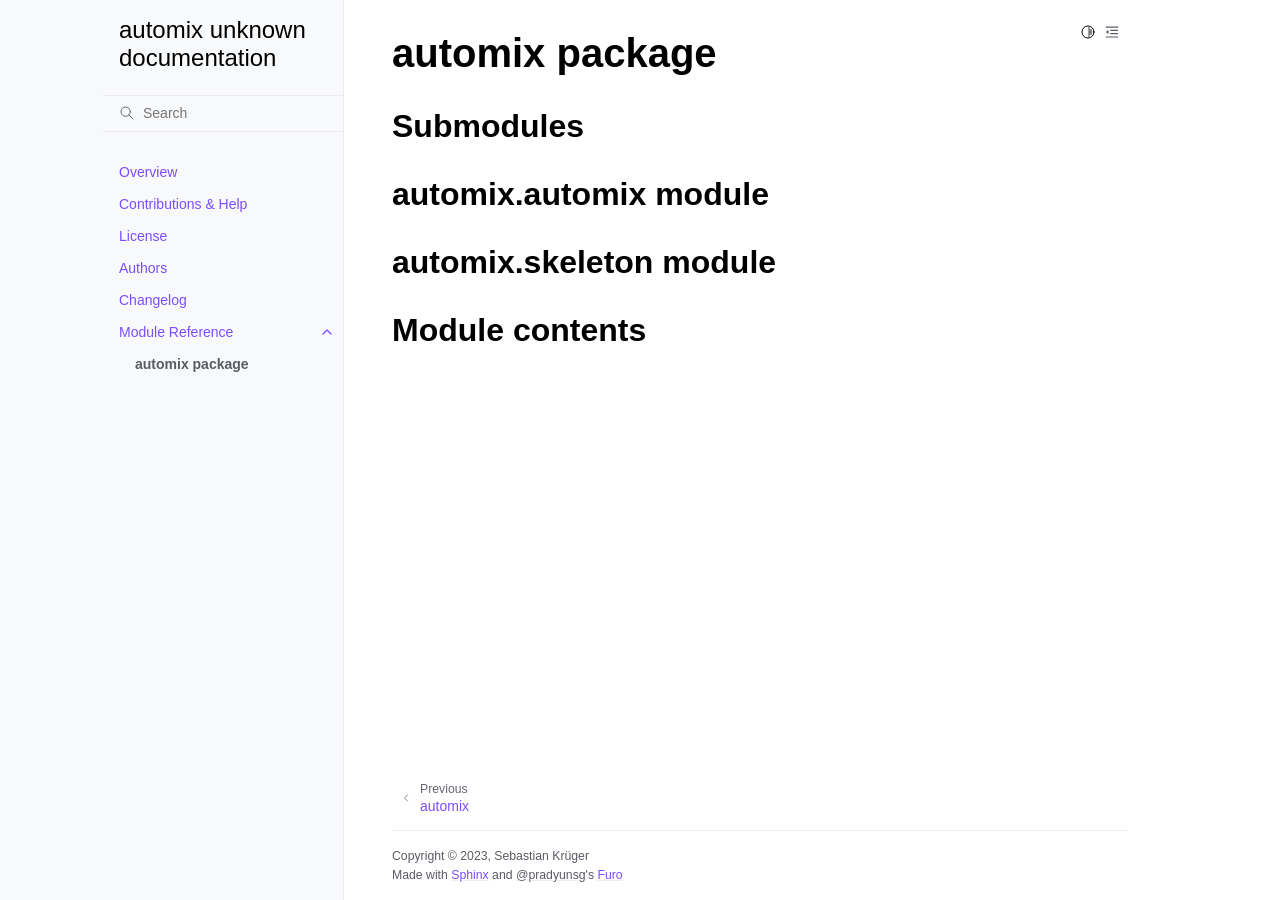
<file: api/automix.html>
<!doctype html>
<html class="no-js" lang="en">
  <head><meta charset="utf-8"/>
    <meta name="viewport" content="width=device-width,initial-scale=1"/>
    <meta name="color-scheme" content="light dark"><meta name="viewport" content="width=device-width, initial-scale=1" />
<link rel="index" title="Index" href="../genindex.html" /><link rel="search" title="Search" href="../search.html" /><link rel="prev" title="automix" href="modules.html" />

    <!-- Generated with Sphinx 7.1.2 and Furo 2023.07.26 -->
        <title>automix package - automix unknown documentation</title>
      <link rel="stylesheet" type="text/css" href="../_static/pygments.css?v=fa44fd50" />
    <link rel="stylesheet" type="text/css" href="../_static/styles/furo.css?v=135e06be" />
    <link rel="stylesheet" type="text/css" href="../_static/styles/furo-extensions.css?v=36a5483c" />
    
    


<style>
  body {
    --color-code-background: #eeffcc;
  --color-code-foreground: black;
  --color-brand-primary: #7C4DFF;
  --color-brand-content: #7C4DFF;
  
  }
  @media not print {
    body[data-theme="dark"] {
      --color-code-background: #202020;
  --color-code-foreground: #d0d0d0;
  
    }
    @media (prefers-color-scheme: dark) {
      body:not([data-theme="light"]) {
        --color-code-background: #202020;
  --color-code-foreground: #d0d0d0;
  
      }
    }
  }
</style></head>
  <body>
    
    <script>
      document.body.dataset.theme = localStorage.getItem("theme") || "auto";
    </script>
    

<svg xmlns="http://www.w3.org/2000/svg" style="display: none;">
  <symbol id="svg-toc" viewBox="0 0 24 24">
    <title>Contents</title>
    <svg stroke="currentColor" fill="currentColor" stroke-width="0" viewBox="0 0 1024 1024">
      <path d="M408 442h480c4.4 0 8-3.6 8-8v-56c0-4.4-3.6-8-8-8H408c-4.4 0-8 3.6-8 8v56c0 4.4 3.6 8 8 8zm-8 204c0 4.4 3.6 8 8 8h480c4.4 0 8-3.6 8-8v-56c0-4.4-3.6-8-8-8H408c-4.4 0-8 3.6-8 8v56zm504-486H120c-4.4 0-8 3.6-8 8v56c0 4.4 3.6 8 8 8h784c4.4 0 8-3.6 8-8v-56c0-4.4-3.6-8-8-8zm0 632H120c-4.4 0-8 3.6-8 8v56c0 4.4 3.6 8 8 8h784c4.4 0 8-3.6 8-8v-56c0-4.4-3.6-8-8-8zM115.4 518.9L271.7 642c5.8 4.6 14.4.5 14.4-6.9V388.9c0-7.4-8.5-11.5-14.4-6.9L115.4 505.1a8.74 8.74 0 0 0 0 13.8z"/>
    </svg>
  </symbol>
  <symbol id="svg-menu" viewBox="0 0 24 24">
    <title>Menu</title>
    <svg xmlns="http://www.w3.org/2000/svg" viewBox="0 0 24 24" fill="none" stroke="currentColor"
      stroke-width="2" stroke-linecap="round" stroke-linejoin="round" class="feather-menu">
      <line x1="3" y1="12" x2="21" y2="12"></line>
      <line x1="3" y1="6" x2="21" y2="6"></line>
      <line x1="3" y1="18" x2="21" y2="18"></line>
    </svg>
  </symbol>
  <symbol id="svg-arrow-right" viewBox="0 0 24 24">
    <title>Expand</title>
    <svg xmlns="http://www.w3.org/2000/svg" viewBox="0 0 24 24" fill="none" stroke="currentColor"
      stroke-width="2" stroke-linecap="round" stroke-linejoin="round" class="feather-chevron-right">
      <polyline points="9 18 15 12 9 6"></polyline>
    </svg>
  </symbol>
  <symbol id="svg-sun" viewBox="0 0 24 24">
    <title>Light mode</title>
    <svg xmlns="http://www.w3.org/2000/svg" viewBox="0 0 24 24" fill="none" stroke="currentColor"
      stroke-width="1.5" stroke-linecap="round" stroke-linejoin="round" class="feather-sun">
      <circle cx="12" cy="12" r="5"></circle>
      <line x1="12" y1="1" x2="12" y2="3"></line>
      <line x1="12" y1="21" x2="12" y2="23"></line>
      <line x1="4.22" y1="4.22" x2="5.64" y2="5.64"></line>
      <line x1="18.36" y1="18.36" x2="19.78" y2="19.78"></line>
      <line x1="1" y1="12" x2="3" y2="12"></line>
      <line x1="21" y1="12" x2="23" y2="12"></line>
      <line x1="4.22" y1="19.78" x2="5.64" y2="18.36"></line>
      <line x1="18.36" y1="5.64" x2="19.78" y2="4.22"></line>
    </svg>
  </symbol>
  <symbol id="svg-moon" viewBox="0 0 24 24">
    <title>Dark mode</title>
    <svg xmlns="http://www.w3.org/2000/svg" viewBox="0 0 24 24" fill="none" stroke="currentColor"
      stroke-width="1.5" stroke-linecap="round" stroke-linejoin="round" class="icon-tabler-moon">
      <path stroke="none" d="M0 0h24v24H0z" fill="none" />
      <path d="M12 3c.132 0 .263 0 .393 0a7.5 7.5 0 0 0 7.92 12.446a9 9 0 1 1 -8.313 -12.454z" />
    </svg>
  </symbol>
  <symbol id="svg-sun-half" viewBox="0 0 24 24">
    <title>Auto light/dark mode</title>
    <svg xmlns="http://www.w3.org/2000/svg" viewBox="0 0 24 24" fill="none" stroke="currentColor"
      stroke-width="1.5" stroke-linecap="round" stroke-linejoin="round" class="icon-tabler-shadow">
      <path stroke="none" d="M0 0h24v24H0z" fill="none"/>
      <circle cx="12" cy="12" r="9" />
      <path d="M13 12h5" />
      <path d="M13 15h4" />
      <path d="M13 18h1" />
      <path d="M13 9h4" />
      <path d="M13 6h1" />
    </svg>
  </symbol>
</svg>

<input type="checkbox" class="sidebar-toggle" name="__navigation" id="__navigation">
<input type="checkbox" class="sidebar-toggle" name="__toc" id="__toc">
<label class="overlay sidebar-overlay" for="__navigation">
  <div class="visually-hidden">Hide navigation sidebar</div>
</label>
<label class="overlay toc-overlay" for="__toc">
  <div class="visually-hidden">Hide table of contents sidebar</div>
</label>



<div class="page">
  <header class="mobile-header">
    <div class="header-left">
      <label class="nav-overlay-icon" for="__navigation">
        <div class="visually-hidden">Toggle site navigation sidebar</div>
        <i class="icon"><svg><use href="#svg-menu"></use></svg></i>
      </label>
    </div>
    <div class="header-center">
      <a href="../index.html"><div class="brand">automix unknown documentation</div></a>
    </div>
    <div class="header-right">
      <div class="theme-toggle-container theme-toggle-header">
        <button class="theme-toggle">
          <div class="visually-hidden">Toggle Light / Dark / Auto color theme</div>
          <svg class="theme-icon-when-auto"><use href="#svg-sun-half"></use></svg>
          <svg class="theme-icon-when-dark"><use href="#svg-moon"></use></svg>
          <svg class="theme-icon-when-light"><use href="#svg-sun"></use></svg>
        </button>
      </div>
      <label class="toc-overlay-icon toc-header-icon" for="__toc">
        <div class="visually-hidden">Toggle table of contents sidebar</div>
        <i class="icon"><svg><use href="#svg-toc"></use></svg></i>
      </label>
    </div>
  </header>
  <aside class="sidebar-drawer">
    <div class="sidebar-container">
      
      <div class="sidebar-sticky"><a class="sidebar-brand" href="../index.html">
  
  
  <span class="sidebar-brand-text">automix unknown documentation</span>
  
</a><form class="sidebar-search-container" method="get" action="../search.html" role="search">
  <input class="sidebar-search" placeholder="Search" name="q" aria-label="Search">
  <input type="hidden" name="check_keywords" value="yes">
  <input type="hidden" name="area" value="default">
</form>
<div id="searchbox"></div><div class="sidebar-scroll"><div class="sidebar-tree">
  <ul class="current">
<li class="toctree-l1"><a class="reference internal" href="../readme.html">Overview</a></li>
<li class="toctree-l1"><a class="reference internal" href="../contributing.html">Contributions &amp; Help</a></li>
<li class="toctree-l1"><a class="reference internal" href="../license.html">License</a></li>
<li class="toctree-l1"><a class="reference internal" href="../authors.html">Authors</a></li>
<li class="toctree-l1"><a class="reference internal" href="../changelog.html">Changelog</a></li>
<li class="toctree-l1 current has-children"><a class="reference internal" href="modules.html">Module Reference</a><input checked="" class="toctree-checkbox" id="toctree-checkbox-1" name="toctree-checkbox-1" role="switch" type="checkbox"/><label for="toctree-checkbox-1"><div class="visually-hidden">Toggle navigation of Module Reference</div><i class="icon"><svg><use href="#svg-arrow-right"></use></svg></i></label><ul class="current">
<li class="toctree-l2 current current-page"><a class="current reference internal" href="#">automix package</a></li>
</ul>
</li>
</ul>

</div>
</div>

      </div>
      
    </div>
  </aside>
  <div class="main">
    <div class="content">
      <div class="article-container">
        <a href="#" class="back-to-top muted-link">
          <svg xmlns="http://www.w3.org/2000/svg" viewBox="0 0 24 24">
            <path d="M13 20h-2V8l-5.5 5.5-1.42-1.42L12 4.16l7.92 7.92-1.42 1.42L13 8v12z"></path>
          </svg>
          <span>Back to top</span>
        </a>
        <div class="content-icon-container">
          
<div class="theme-toggle-container theme-toggle-content">
            <button class="theme-toggle">
              <div class="visually-hidden">Toggle Light / Dark / Auto color theme</div>
              <svg class="theme-icon-when-auto"><use href="#svg-sun-half"></use></svg>
              <svg class="theme-icon-when-dark"><use href="#svg-moon"></use></svg>
              <svg class="theme-icon-when-light"><use href="#svg-sun"></use></svg>
            </button>
          </div>
          <label class="toc-overlay-icon toc-content-icon" for="__toc">
            <div class="visually-hidden">Toggle table of contents sidebar</div>
            <i class="icon"><svg><use href="#svg-toc"></use></svg></i>
          </label>
        </div>
        <article role="main">
          <section id="automix-package">
<h1>automix package<a class="headerlink" href="#automix-package" title="Permalink to this heading">#</a></h1>
<section id="submodules">
<h2>Submodules<a class="headerlink" href="#submodules" title="Permalink to this heading">#</a></h2>
</section>
<section id="automix-automix-module">
<h2>automix.automix module<a class="headerlink" href="#automix-automix-module" title="Permalink to this heading">#</a></h2>
</section>
<section id="automix-skeleton-module">
<h2>automix.skeleton module<a class="headerlink" href="#automix-skeleton-module" title="Permalink to this heading">#</a></h2>
</section>
<section id="module-automix">
<span id="module-contents"></span><h2>Module contents<a class="headerlink" href="#module-automix" title="Permalink to this heading">#</a></h2>
</section>
</section>

        </article>
      </div>
      <footer>
        
        <div class="related-pages">
          
          <a class="prev-page" href="modules.html">
              <svg class="furo-related-icon"><use href="#svg-arrow-right"></use></svg>
              <div class="page-info">
                <div class="context">
                  <span>Previous</span>
                </div>
                
                <div class="title">automix</div>
                
              </div>
            </a>
        </div>
        <div class="bottom-of-page">
          <div class="left-details">
            <div class="copyright">
                Copyright &#169; 2023, Sebastian Krüger
            </div>
            Made with <a href="https://www.sphinx-doc.org/">Sphinx</a> and <a class="muted-link" href="https://pradyunsg.me">@pradyunsg</a>'s
            
            <a href="https://github.com/pradyunsg/furo">Furo</a>
            
          </div>
          <div class="right-details">
            
          </div>
        </div>
        
      </footer>
    </div>
    <aside class="toc-drawer">
      
      
      <div class="toc-sticky toc-scroll">
        <div class="toc-title-container">
          <span class="toc-title">
            On this page
          </span>
        </div>
        <div class="toc-tree-container">
          <div class="toc-tree">
            <ul>
<li><a class="reference internal" href="#">automix package</a><ul>
<li><a class="reference internal" href="#submodules">Submodules</a></li>
<li><a class="reference internal" href="#automix-automix-module">automix.automix module</a></li>
<li><a class="reference internal" href="#automix-skeleton-module">automix.skeleton module</a></li>
<li><a class="reference internal" href="#module-automix">Module contents</a></li>
</ul>
</li>
</ul>

          </div>
        </div>
      </div>
      
      
    </aside>
  </div>
</div><script data-url_root="../" id="documentation_options" src="../_static/documentation_options.js?v=680b02e7"></script>
    <script src="../_static/doctools.js?v=888ff710"></script>
    <script src="../_static/sphinx_highlight.js?v=4825356b"></script>
    <script src="../_static/scripts/furo.js?v=32e29ea5"></script>
    </body>
</html>
</file>
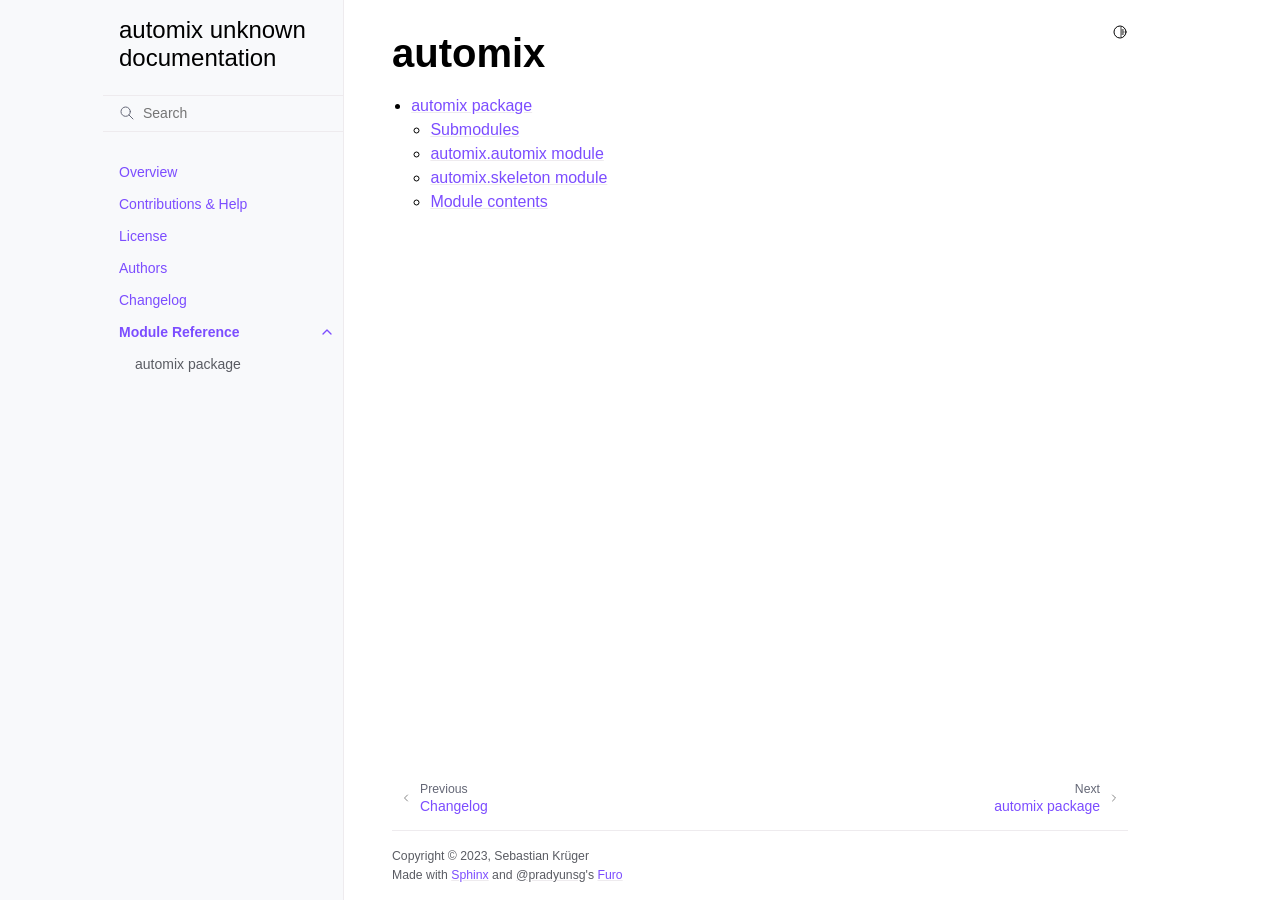
<file: api/modules.html>
<!doctype html>
<html class="no-js" lang="en">
  <head><meta charset="utf-8"/>
    <meta name="viewport" content="width=device-width,initial-scale=1"/>
    <meta name="color-scheme" content="light dark"><meta name="viewport" content="width=device-width, initial-scale=1" />
<link rel="index" title="Index" href="../genindex.html" /><link rel="search" title="Search" href="../search.html" /><link rel="next" title="automix package" href="automix.html" /><link rel="prev" title="Changelog" href="../changelog.html" />

    <!-- Generated with Sphinx 7.1.2 and Furo 2023.07.26 -->
        <title>automix - automix unknown documentation</title>
      <link rel="stylesheet" type="text/css" href="../_static/pygments.css?v=fa44fd50" />
    <link rel="stylesheet" type="text/css" href="../_static/styles/furo.css?v=135e06be" />
    <link rel="stylesheet" type="text/css" href="../_static/styles/furo-extensions.css?v=36a5483c" />
    
    


<style>
  body {
    --color-code-background: #eeffcc;
  --color-code-foreground: black;
  --color-brand-primary: #7C4DFF;
  --color-brand-content: #7C4DFF;
  
  }
  @media not print {
    body[data-theme="dark"] {
      --color-code-background: #202020;
  --color-code-foreground: #d0d0d0;
  
    }
    @media (prefers-color-scheme: dark) {
      body:not([data-theme="light"]) {
        --color-code-background: #202020;
  --color-code-foreground: #d0d0d0;
  
      }
    }
  }
</style></head>
  <body>
    
    <script>
      document.body.dataset.theme = localStorage.getItem("theme") || "auto";
    </script>
    

<svg xmlns="http://www.w3.org/2000/svg" style="display: none;">
  <symbol id="svg-toc" viewBox="0 0 24 24">
    <title>Contents</title>
    <svg stroke="currentColor" fill="currentColor" stroke-width="0" viewBox="0 0 1024 1024">
      <path d="M408 442h480c4.4 0 8-3.6 8-8v-56c0-4.4-3.6-8-8-8H408c-4.4 0-8 3.6-8 8v56c0 4.4 3.6 8 8 8zm-8 204c0 4.4 3.6 8 8 8h480c4.4 0 8-3.6 8-8v-56c0-4.4-3.6-8-8-8H408c-4.4 0-8 3.6-8 8v56zm504-486H120c-4.4 0-8 3.6-8 8v56c0 4.4 3.6 8 8 8h784c4.4 0 8-3.6 8-8v-56c0-4.4-3.6-8-8-8zm0 632H120c-4.4 0-8 3.6-8 8v56c0 4.4 3.6 8 8 8h784c4.4 0 8-3.6 8-8v-56c0-4.4-3.6-8-8-8zM115.4 518.9L271.7 642c5.8 4.6 14.4.5 14.4-6.9V388.9c0-7.4-8.5-11.5-14.4-6.9L115.4 505.1a8.74 8.74 0 0 0 0 13.8z"/>
    </svg>
  </symbol>
  <symbol id="svg-menu" viewBox="0 0 24 24">
    <title>Menu</title>
    <svg xmlns="http://www.w3.org/2000/svg" viewBox="0 0 24 24" fill="none" stroke="currentColor"
      stroke-width="2" stroke-linecap="round" stroke-linejoin="round" class="feather-menu">
      <line x1="3" y1="12" x2="21" y2="12"></line>
      <line x1="3" y1="6" x2="21" y2="6"></line>
      <line x1="3" y1="18" x2="21" y2="18"></line>
    </svg>
  </symbol>
  <symbol id="svg-arrow-right" viewBox="0 0 24 24">
    <title>Expand</title>
    <svg xmlns="http://www.w3.org/2000/svg" viewBox="0 0 24 24" fill="none" stroke="currentColor"
      stroke-width="2" stroke-linecap="round" stroke-linejoin="round" class="feather-chevron-right">
      <polyline points="9 18 15 12 9 6"></polyline>
    </svg>
  </symbol>
  <symbol id="svg-sun" viewBox="0 0 24 24">
    <title>Light mode</title>
    <svg xmlns="http://www.w3.org/2000/svg" viewBox="0 0 24 24" fill="none" stroke="currentColor"
      stroke-width="1.5" stroke-linecap="round" stroke-linejoin="round" class="feather-sun">
      <circle cx="12" cy="12" r="5"></circle>
      <line x1="12" y1="1" x2="12" y2="3"></line>
      <line x1="12" y1="21" x2="12" y2="23"></line>
      <line x1="4.22" y1="4.22" x2="5.64" y2="5.64"></line>
      <line x1="18.36" y1="18.36" x2="19.78" y2="19.78"></line>
      <line x1="1" y1="12" x2="3" y2="12"></line>
      <line x1="21" y1="12" x2="23" y2="12"></line>
      <line x1="4.22" y1="19.78" x2="5.64" y2="18.36"></line>
      <line x1="18.36" y1="5.64" x2="19.78" y2="4.22"></line>
    </svg>
  </symbol>
  <symbol id="svg-moon" viewBox="0 0 24 24">
    <title>Dark mode</title>
    <svg xmlns="http://www.w3.org/2000/svg" viewBox="0 0 24 24" fill="none" stroke="currentColor"
      stroke-width="1.5" stroke-linecap="round" stroke-linejoin="round" class="icon-tabler-moon">
      <path stroke="none" d="M0 0h24v24H0z" fill="none" />
      <path d="M12 3c.132 0 .263 0 .393 0a7.5 7.5 0 0 0 7.92 12.446a9 9 0 1 1 -8.313 -12.454z" />
    </svg>
  </symbol>
  <symbol id="svg-sun-half" viewBox="0 0 24 24">
    <title>Auto light/dark mode</title>
    <svg xmlns="http://www.w3.org/2000/svg" viewBox="0 0 24 24" fill="none" stroke="currentColor"
      stroke-width="1.5" stroke-linecap="round" stroke-linejoin="round" class="icon-tabler-shadow">
      <path stroke="none" d="M0 0h24v24H0z" fill="none"/>
      <circle cx="12" cy="12" r="9" />
      <path d="M13 12h5" />
      <path d="M13 15h4" />
      <path d="M13 18h1" />
      <path d="M13 9h4" />
      <path d="M13 6h1" />
    </svg>
  </symbol>
</svg>

<input type="checkbox" class="sidebar-toggle" name="__navigation" id="__navigation">
<input type="checkbox" class="sidebar-toggle" name="__toc" id="__toc">
<label class="overlay sidebar-overlay" for="__navigation">
  <div class="visually-hidden">Hide navigation sidebar</div>
</label>
<label class="overlay toc-overlay" for="__toc">
  <div class="visually-hidden">Hide table of contents sidebar</div>
</label>



<div class="page">
  <header class="mobile-header">
    <div class="header-left">
      <label class="nav-overlay-icon" for="__navigation">
        <div class="visually-hidden">Toggle site navigation sidebar</div>
        <i class="icon"><svg><use href="#svg-menu"></use></svg></i>
      </label>
    </div>
    <div class="header-center">
      <a href="../index.html"><div class="brand">automix unknown documentation</div></a>
    </div>
    <div class="header-right">
      <div class="theme-toggle-container theme-toggle-header">
        <button class="theme-toggle">
          <div class="visually-hidden">Toggle Light / Dark / Auto color theme</div>
          <svg class="theme-icon-when-auto"><use href="#svg-sun-half"></use></svg>
          <svg class="theme-icon-when-dark"><use href="#svg-moon"></use></svg>
          <svg class="theme-icon-when-light"><use href="#svg-sun"></use></svg>
        </button>
      </div>
      <label class="toc-overlay-icon toc-header-icon no-toc" for="__toc">
        <div class="visually-hidden">Toggle table of contents sidebar</div>
        <i class="icon"><svg><use href="#svg-toc"></use></svg></i>
      </label>
    </div>
  </header>
  <aside class="sidebar-drawer">
    <div class="sidebar-container">
      
      <div class="sidebar-sticky"><a class="sidebar-brand" href="../index.html">
  
  
  <span class="sidebar-brand-text">automix unknown documentation</span>
  
</a><form class="sidebar-search-container" method="get" action="../search.html" role="search">
  <input class="sidebar-search" placeholder="Search" name="q" aria-label="Search">
  <input type="hidden" name="check_keywords" value="yes">
  <input type="hidden" name="area" value="default">
</form>
<div id="searchbox"></div><div class="sidebar-scroll"><div class="sidebar-tree">
  <ul class="current">
<li class="toctree-l1"><a class="reference internal" href="../readme.html">Overview</a></li>
<li class="toctree-l1"><a class="reference internal" href="../contributing.html">Contributions &amp; Help</a></li>
<li class="toctree-l1"><a class="reference internal" href="../license.html">License</a></li>
<li class="toctree-l1"><a class="reference internal" href="../authors.html">Authors</a></li>
<li class="toctree-l1"><a class="reference internal" href="../changelog.html">Changelog</a></li>
<li class="toctree-l1 current has-children current-page"><a class="current reference internal" href="#">Module Reference</a><input checked="" class="toctree-checkbox" id="toctree-checkbox-1" name="toctree-checkbox-1" role="switch" type="checkbox"/><label for="toctree-checkbox-1"><div class="visually-hidden">Toggle navigation of Module Reference</div><i class="icon"><svg><use href="#svg-arrow-right"></use></svg></i></label><ul>
<li class="toctree-l2"><a class="reference internal" href="automix.html">automix package</a></li>
</ul>
</li>
</ul>

</div>
</div>

      </div>
      
    </div>
  </aside>
  <div class="main">
    <div class="content">
      <div class="article-container">
        <a href="#" class="back-to-top muted-link">
          <svg xmlns="http://www.w3.org/2000/svg" viewBox="0 0 24 24">
            <path d="M13 20h-2V8l-5.5 5.5-1.42-1.42L12 4.16l7.92 7.92-1.42 1.42L13 8v12z"></path>
          </svg>
          <span>Back to top</span>
        </a>
        <div class="content-icon-container">
          
<div class="theme-toggle-container theme-toggle-content">
            <button class="theme-toggle">
              <div class="visually-hidden">Toggle Light / Dark / Auto color theme</div>
              <svg class="theme-icon-when-auto"><use href="#svg-sun-half"></use></svg>
              <svg class="theme-icon-when-dark"><use href="#svg-moon"></use></svg>
              <svg class="theme-icon-when-light"><use href="#svg-sun"></use></svg>
            </button>
          </div>
          <label class="toc-overlay-icon toc-content-icon no-toc" for="__toc">
            <div class="visually-hidden">Toggle table of contents sidebar</div>
            <i class="icon"><svg><use href="#svg-toc"></use></svg></i>
          </label>
        </div>
        <article role="main">
          <section id="automix">
<h1>automix<a class="headerlink" href="#automix" title="Permalink to this heading">#</a></h1>
<div class="toctree-wrapper compound">
<ul>
<li class="toctree-l1"><a class="reference internal" href="automix.html">automix package</a><ul>
<li class="toctree-l2"><a class="reference internal" href="automix.html#submodules">Submodules</a></li>
<li class="toctree-l2"><a class="reference internal" href="automix.html#automix-automix-module">automix.automix module</a></li>
<li class="toctree-l2"><a class="reference internal" href="automix.html#automix-skeleton-module">automix.skeleton module</a></li>
<li class="toctree-l2"><a class="reference internal" href="automix.html#module-automix">Module contents</a></li>
</ul>
</li>
</ul>
</div>
</section>

        </article>
      </div>
      <footer>
        
        <div class="related-pages">
          <a class="next-page" href="automix.html">
              <div class="page-info">
                <div class="context">
                  <span>Next</span>
                </div>
                <div class="title">automix package</div>
              </div>
              <svg class="furo-related-icon"><use href="#svg-arrow-right"></use></svg>
            </a>
          <a class="prev-page" href="../changelog.html">
              <svg class="furo-related-icon"><use href="#svg-arrow-right"></use></svg>
              <div class="page-info">
                <div class="context">
                  <span>Previous</span>
                </div>
                
                <div class="title">Changelog</div>
                
              </div>
            </a>
        </div>
        <div class="bottom-of-page">
          <div class="left-details">
            <div class="copyright">
                Copyright &#169; 2023, Sebastian Krüger
            </div>
            Made with <a href="https://www.sphinx-doc.org/">Sphinx</a> and <a class="muted-link" href="https://pradyunsg.me">@pradyunsg</a>'s
            
            <a href="https://github.com/pradyunsg/furo">Furo</a>
            
          </div>
          <div class="right-details">
            
          </div>
        </div>
        
      </footer>
    </div>
    <aside class="toc-drawer no-toc">
      
      
      
    </aside>
  </div>
</div><script data-url_root="../" id="documentation_options" src="../_static/documentation_options.js?v=680b02e7"></script>
    <script src="../_static/doctools.js?v=888ff710"></script>
    <script src="../_static/sphinx_highlight.js?v=4825356b"></script>
    <script src="../_static/scripts/furo.js?v=32e29ea5"></script>
    </body>
</html>
</file>
<file: _static/pygments.css>
.highlight pre { line-height: 125%; }
.highlight td.linenos .normal { color: inherit; background-color: transparent; padding-left: 5px; padding-right: 5px; }
.highlight span.linenos { color: inherit; background-color: transparent; padding-left: 5px; padding-right: 5px; }
.highlight td.linenos .special { color: #000000; background-color: #ffffc0; padding-left: 5px; padding-right: 5px; }
.highlight span.linenos.special { color: #000000; background-color: #ffffc0; padding-left: 5px; padding-right: 5px; }
.highlight .hll { background-color: #ffffcc }
.highlight { background: #eeffcc; }
.highlight .c { color: #408090; font-style: italic } /* Comment */
.highlight .err { border: 1px solid #FF0000 } /* Error */
.highlight .k { color: #007020; font-weight: bold } /* Keyword */
.highlight .o { color: #666666 } /* Operator */
.highlight .ch { color: #408090; font-style: italic } /* Comment.Hashbang */
.highlight .cm { color: #408090; font-style: italic } /* Comment.Multiline */
.highlight .cp { color: #007020 } /* Comment.Preproc */
.highlight .cpf { color: #408090; font-style: italic } /* Comment.PreprocFile */
.highlight .c1 { color: #408090; font-style: italic } /* Comment.Single */
.highlight .cs { color: #408090; background-color: #fff0f0 } /* Comment.Special */
.highlight .gd { color: #A00000 } /* Generic.Deleted */
.highlight .ge { font-style: italic } /* Generic.Emph */
.highlight .ges { font-weight: bold; font-style: italic } /* Generic.EmphStrong */
.highlight .gr { color: #FF0000 } /* Generic.Error */
.highlight .gh { color: #000080; font-weight: bold } /* Generic.Heading */
.highlight .gi { color: #00A000 } /* Generic.Inserted */
.highlight .go { color: #333333 } /* Generic.Output */
.highlight .gp { color: #c65d09; font-weight: bold } /* Generic.Prompt */
.highlight .gs { font-weight: bold } /* Generic.Strong */
.highlight .gu { color: #800080; font-weight: bold } /* Generic.Subheading */
.highlight .gt { color: #0044DD } /* Generic.Traceback */
.highlight .kc { color: #007020; font-weight: bold } /* Keyword.Constant */
.highlight .kd { color: #007020; font-weight: bold } /* Keyword.Declaration */
.highlight .kn { color: #007020; font-weight: bold } /* Keyword.Namespace */
.highlight .kp { color: #007020 } /* Keyword.Pseudo */
.highlight .kr { color: #007020; font-weight: bold } /* Keyword.Reserved */
.highlight .kt { color: #902000 } /* Keyword.Type */
.highlight .m { color: #208050 } /* Literal.Number */
.highlight .s { color: #4070a0 } /* Literal.String */
.highlight .na { color: #4070a0 } /* Name.Attribute */
.highlight .nb { color: #007020 } /* Name.Builtin */
.highlight .nc { color: #0e84b5; font-weight: bold } /* Name.Class */
.highlight .no { color: #60add5 } /* Name.Constant */
.highlight .nd { color: #555555; font-weight: bold } /* Name.Decorator */
.highlight .ni { color: #d55537; font-weight: bold } /* Name.Entity */
.highlight .ne { color: #007020 } /* Name.Exception */
.highlight .nf { color: #06287e } /* Name.Function */
.highlight .nl { color: #002070; font-weight: bold } /* Name.Label */
.highlight .nn { color: #0e84b5; font-weight: bold } /* Name.Namespace */
.highlight .nt { color: #062873; font-weight: bold } /* Name.Tag */
.highlight .nv { color: #bb60d5 } /* Name.Variable */
.highlight .ow { color: #007020; font-weight: bold } /* Operator.Word */
.highlight .w { color: #bbbbbb } /* Text.Whitespace */
.highlight .mb { color: #208050 } /* Literal.Number.Bin */
.highlight .mf { color: #208050 } /* Literal.Number.Float */
.highlight .mh { color: #208050 } /* Literal.Number.Hex */
.highlight .mi { color: #208050 } /* Literal.Number.Integer */
.highlight .mo { color: #208050 } /* Literal.Number.Oct */
.highlight .sa { color: #4070a0 } /* Literal.String.Affix */
.highlight .sb { color: #4070a0 } /* Literal.String.Backtick */
.highlight .sc { color: #4070a0 } /* Literal.String.Char */
.highlight .dl { color: #4070a0 } /* Literal.String.Delimiter */
.highlight .sd { color: #4070a0; font-style: italic } /* Literal.String.Doc */
.highlight .s2 { color: #4070a0 } /* Literal.String.Double */
.highlight .se { color: #4070a0; font-weight: bold } /* Literal.String.Escape */
.highlight .sh { color: #4070a0 } /* Literal.String.Heredoc */
.highlight .si { color: #70a0d0; font-style: italic } /* Literal.String.Interpol */
.highlight .sx { color: #c65d09 } /* Literal.String.Other */
.highlight .sr { color: #235388 } /* Literal.String.Regex */
.highlight .s1 { color: #4070a0 } /* Literal.String.Single */
.highlight .ss { color: #517918 } /* Literal.String.Symbol */
.highlight .bp { color: #007020 } /* Name.Builtin.Pseudo */
.highlight .fm { color: #06287e } /* Name.Function.Magic */
.highlight .vc { color: #bb60d5 } /* Name.Variable.Class */
.highlight .vg { color: #bb60d5 } /* Name.Variable.Global */
.highlight .vi { color: #bb60d5 } /* Name.Variable.Instance */
.highlight .vm { color: #bb60d5 } /* Name.Variable.Magic */
.highlight .il { color: #208050 } /* Literal.Number.Integer.Long */
@media not print {
body[data-theme="dark"] .highlight pre { line-height: 125%; }
body[data-theme="dark"] .highlight td.linenos .normal { color: #aaaaaa; background-color: transparent; padding-left: 5px; padding-right: 5px; }
body[data-theme="dark"] .highlight span.linenos { color: #aaaaaa; background-color: transparent; padding-left: 5px; padding-right: 5px; }
body[data-theme="dark"] .highlight td.linenos .special { color: #000000; background-color: #ffffc0; padding-left: 5px; padding-right: 5px; }
body[data-theme="dark"] .highlight span.linenos.special { color: #000000; background-color: #ffffc0; padding-left: 5px; padding-right: 5px; }
body[data-theme="dark"] .highlight .hll { background-color: #404040 }
body[data-theme="dark"] .highlight { background: #202020; color: #d0d0d0 }
body[data-theme="dark"] .highlight .c { color: #ababab; font-style: italic } /* Comment */
body[data-theme="dark"] .highlight .err { color: #a61717; background-color: #e3d2d2 } /* Error */
body[data-theme="dark"] .highlight .esc { color: #d0d0d0 } /* Escape */
body[data-theme="dark"] .highlight .g { color: #d0d0d0 } /* Generic */
body[data-theme="dark"] .highlight .k { color: #6ebf26; font-weight: bold } /* Keyword */
body[data-theme="dark"] .highlight .l { color: #d0d0d0 } /* Literal */
body[data-theme="dark"] .highlight .n { color: #d0d0d0 } /* Name */
body[data-theme="dark"] .highlight .o { color: #d0d0d0 } /* Operator */
body[data-theme="dark"] .highlight .x { color: #d0d0d0 } /* Other */
body[data-theme="dark"] .highlight .p { color: #d0d0d0 } /* Punctuation */
body[data-theme="dark"] .highlight .ch { color: #ababab; font-style: italic } /* Comment.Hashbang */
body[data-theme="dark"] .highlight .cm { color: #ababab; font-style: italic } /* Comment.Multiline */
body[data-theme="dark"] .highlight .cp { color: #ff3a3a; font-weight: bold } /* Comment.Preproc */
body[data-theme="dark"] .highlight .cpf { color: #ababab; font-style: italic } /* Comment.PreprocFile */
body[data-theme="dark"] .highlight .c1 { color: #ababab; font-style: italic } /* Comment.Single */
body[data-theme="dark"] .highlight .cs { color: #e50808; font-weight: bold; background-color: #520000 } /* Comment.Special */
body[data-theme="dark"] .highlight .gd { color: #d22323 } /* Generic.Deleted */
body[data-theme="dark"] .highlight .ge { color: #d0d0d0; font-style: italic } /* Generic.Emph */
body[data-theme="dark"] .highlight .ges { color: #d0d0d0; font-weight: bold; font-style: italic } /* Generic.EmphStrong */
body[data-theme="dark"] .highlight .gr { color: #d22323 } /* Generic.Error */
body[data-theme="dark"] .highlight .gh { color: #ffffff; font-weight: bold } /* Generic.Heading */
body[data-theme="dark"] .highlight .gi { color: #589819 } /* Generic.Inserted */
body[data-theme="dark"] .highlight .go { color: #cccccc } /* Generic.Output */
body[data-theme="dark"] .highlight .gp { color: #aaaaaa } /* Generic.Prompt */
body[data-theme="dark"] .highlight .gs { color: #d0d0d0; font-weight: bold } /* Generic.Strong */
body[data-theme="dark"] .highlight .gu { color: #ffffff; text-decoration: underline } /* Generic.Subheading */
body[data-theme="dark"] .highlight .gt { color: #d22323 } /* Generic.Traceback */
body[data-theme="dark"] .highlight .kc { color: #6ebf26; font-weight: bold } /* Keyword.Constant */
body[data-theme="dark"] .highlight .kd { color: #6ebf26; font-weight: bold } /* Keyword.Declaration */
body[data-theme="dark"] .highlight .kn { color: #6ebf26; font-weight: bold } /* Keyword.Namespace */
body[data-theme="dark"] .highlight .kp { color: #6ebf26 } /* Keyword.Pseudo */
body[data-theme="dark"] .highlight .kr { color: #6ebf26; font-weight: bold } /* Keyword.Reserved */
body[data-theme="dark"] .highlight .kt { color: #6ebf26; font-weight: bold } /* Keyword.Type */
body[data-theme="dark"] .highlight .ld { color: #d0d0d0 } /* Literal.Date */
body[data-theme="dark"] .highlight .m { color: #51b2fd } /* Literal.Number */
body[data-theme="dark"] .highlight .s { color: #ed9d13 } /* Literal.String */
body[data-theme="dark"] .highlight .na { color: #bbbbbb } /* Name.Attribute */
body[data-theme="dark"] .highlight .nb { color: #2fbccd } /* Name.Builtin */
body[data-theme="dark"] .highlight .nc { color: #71adff; text-decoration: underline } /* Name.Class */
body[data-theme="dark"] .highlight .no { color: #40ffff } /* Name.Constant */
body[data-theme="dark"] .highlight .nd { color: #ffa500 } /* Name.Decorator */
body[data-theme="dark"] .highlight .ni { color: #d0d0d0 } /* Name.Entity */
body[data-theme="dark"] .highlight .ne { color: #bbbbbb } /* Name.Exception */
body[data-theme="dark"] .highlight .nf { color: #71adff } /* Name.Function */
body[data-theme="dark"] .highlight .nl { color: #d0d0d0 } /* Name.Label */
body[data-theme="dark"] .highlight .nn { color: #71adff; text-decoration: underline } /* Name.Namespace */
body[data-theme="dark"] .highlight .nx { color: #d0d0d0 } /* Name.Other */
body[data-theme="dark"] .highlight .py { color: #d0d0d0 } /* Name.Property */
body[data-theme="dark"] .highlight .nt { color: #6ebf26; font-weight: bold } /* Name.Tag */
body[data-theme="dark"] .highlight .nv { color: #40ffff } /* Name.Variable */
body[data-theme="dark"] .highlight .ow { color: #6ebf26; font-weight: bold } /* Operator.Word */
body[data-theme="dark"] .highlight .pm { color: #d0d0d0 } /* Punctuation.Marker */
body[data-theme="dark"] .highlight .w { color: #666666 } /* Text.Whitespace */
body[data-theme="dark"] .highlight .mb { color: #51b2fd } /* Literal.Number.Bin */
body[data-theme="dark"] .highlight .mf { color: #51b2fd } /* Literal.Number.Float */
body[data-theme="dark"] .highlight .mh { color: #51b2fd } /* Literal.Number.Hex */
body[data-theme="dark"] .highlight .mi { color: #51b2fd } /* Literal.Number.Integer */
body[data-theme="dark"] .highlight .mo { color: #51b2fd } /* Literal.Number.Oct */
body[data-theme="dark"] .highlight .sa { color: #ed9d13 } /* Literal.String.Affix */
body[data-theme="dark"] .highlight .sb { color: #ed9d13 } /* Literal.String.Backtick */
body[data-theme="dark"] .highlight .sc { color: #ed9d13 } /* Literal.String.Char */
body[data-theme="dark"] .highlight .dl { color: #ed9d13 } /* Literal.String.Delimiter */
body[data-theme="dark"] .highlight .sd { color: #ed9d13 } /* Literal.String.Doc */
body[data-theme="dark"] .highlight .s2 { color: #ed9d13 } /* Literal.String.Double */
body[data-theme="dark"] .highlight .se { color: #ed9d13 } /* Literal.String.Escape */
body[data-theme="dark"] .highlight .sh { color: #ed9d13 } /* Literal.String.Heredoc */
body[data-theme="dark"] .highlight .si { color: #ed9d13 } /* Literal.String.Interpol */
body[data-theme="dark"] .highlight .sx { color: #ffa500 } /* Literal.String.Other */
body[data-theme="dark"] .highlight .sr { color: #ed9d13 } /* Literal.String.Regex */
body[data-theme="dark"] .highlight .s1 { color: #ed9d13 } /* Literal.String.Single */
body[data-theme="dark"] .highlight .ss { color: #ed9d13 } /* Literal.String.Symbol */
body[data-theme="dark"] .highlight .bp { color: #2fbccd } /* Name.Builtin.Pseudo */
body[data-theme="dark"] .highlight .fm { color: #71adff } /* Name.Function.Magic */
body[data-theme="dark"] .highlight .vc { color: #40ffff } /* Name.Variable.Class */
body[data-theme="dark"] .highlight .vg { color: #40ffff } /* Name.Variable.Global */
body[data-theme="dark"] .highlight .vi { color: #40ffff } /* Name.Variable.Instance */
body[data-theme="dark"] .highlight .vm { color: #40ffff } /* Name.Variable.Magic */
body[data-theme="dark"] .highlight .il { color: #51b2fd } /* Literal.Number.Integer.Long */
@media (prefers-color-scheme: dark) {
body:not([data-theme="light"]) .highlight pre { line-height: 125%; }
body:not([data-theme="light"]) .highlight td.linenos .normal { color: #aaaaaa; background-color: transparent; padding-left: 5px; padding-right: 5px; }
body:not([data-theme="light"]) .highlight span.linenos { color: #aaaaaa; background-color: transparent; padding-left: 5px; padding-right: 5px; }
body:not([data-theme="light"]) .highlight td.linenos .special { color: #000000; background-color: #ffffc0; padding-left: 5px; padding-right: 5px; }
body:not([data-theme="light"]) .highlight span.linenos.special { color: #000000; background-color: #ffffc0; padding-left: 5px; padding-right: 5px; }
body:not([data-theme="light"]) .highlight .hll { background-color: #404040 }
body:not([data-theme="light"]) .highlight { background: #202020; color: #d0d0d0 }
body:not([data-theme="light"]) .highlight .c { color: #ababab; font-style: italic } /* Comment */
body:not([data-theme="light"]) .highlight .err { color: #a61717; background-color: #e3d2d2 } /* Error */
body:not([data-theme="light"]) .highlight .esc { color: #d0d0d0 } /* Escape */
body:not([data-theme="light"]) .highlight .g { color: #d0d0d0 } /* Generic */
body:not([data-theme="light"]) .highlight .k { color: #6ebf26; font-weight: bold } /* Keyword */
body:not([data-theme="light"]) .highlight .l { color: #d0d0d0 } /* Literal */
body:not([data-theme="light"]) .highlight .n { color: #d0d0d0 } /* Name */
body:not([data-theme="light"]) .highlight .o { color: #d0d0d0 } /* Operator */
body:not([data-theme="light"]) .highlight .x { color: #d0d0d0 } /* Other */
body:not([data-theme="light"]) .highlight .p { color: #d0d0d0 } /* Punctuation */
body:not([data-theme="light"]) .highlight .ch { color: #ababab; font-style: italic } /* Comment.Hashbang */
body:not([data-theme="light"]) .highlight .cm { color: #ababab; font-style: italic } /* Comment.Multiline */
body:not([data-theme="light"]) .highlight .cp { color: #ff3a3a; font-weight: bold } /* Comment.Preproc */
body:not([data-theme="light"]) .highlight .cpf { color: #ababab; font-style: italic } /* Comment.PreprocFile */
body:not([data-theme="light"]) .highlight .c1 { color: #ababab; font-style: italic } /* Comment.Single */
body:not([data-theme="light"]) .highlight .cs { color: #e50808; font-weight: bold; background-color: #520000 } /* Comment.Special */
body:not([data-theme="light"]) .highlight .gd { color: #d22323 } /* Generic.Deleted */
body:not([data-theme="light"]) .highlight .ge { color: #d0d0d0; font-style: italic } /* Generic.Emph */
body:not([data-theme="light"]) .highlight .ges { color: #d0d0d0; font-weight: bold; font-style: italic } /* Generic.EmphStrong */
body:not([data-theme="light"]) .highlight .gr { color: #d22323 } /* Generic.Error */
body:not([data-theme="light"]) .highlight .gh { color: #ffffff; font-weight: bold } /* Generic.Heading */
body:not([data-theme="light"]) .highlight .gi { color: #589819 } /* Generic.Inserted */
body:not([data-theme="light"]) .highlight .go { color: #cccccc } /* Generic.Output */
body:not([data-theme="light"]) .highlight .gp { color: #aaaaaa } /* Generic.Prompt */
body:not([data-theme="light"]) .highlight .gs { color: #d0d0d0; font-weight: bold } /* Generic.Strong */
body:not([data-theme="light"]) .highlight .gu { color: #ffffff; text-decoration: underline } /* Generic.Subheading */
body:not([data-theme="light"]) .highlight .gt { color: #d22323 } /* Generic.Traceback */
body:not([data-theme="light"]) .highlight .kc { color: #6ebf26; font-weight: bold } /* Keyword.Constant */
body:not([data-theme="light"]) .highlight .kd { color: #6ebf26; font-weight: bold } /* Keyword.Declaration */
body:not([data-theme="light"]) .highlight .kn { color: #6ebf26; font-weight: bold } /* Keyword.Namespace */
body:not([data-theme="light"]) .highlight .kp { color: #6ebf26 } /* Keyword.Pseudo */
body:not([data-theme="light"]) .highlight .kr { color: #6ebf26; font-weight: bold } /* Keyword.Reserved */
body:not([data-theme="light"]) .highlight .kt { color: #6ebf26; font-weight: bold } /* Keyword.Type */
body:not([data-theme="light"]) .highlight .ld { color: #d0d0d0 } /* Literal.Date */
body:not([data-theme="light"]) .highlight .m { color: #51b2fd } /* Literal.Number */
body:not([data-theme="light"]) .highlight .s { color: #ed9d13 } /* Literal.String */
body:not([data-theme="light"]) .highlight .na { color: #bbbbbb } /* Name.Attribute */
body:not([data-theme="light"]) .highlight .nb { color: #2fbccd } /* Name.Builtin */
body:not([data-theme="light"]) .highlight .nc { color: #71adff; text-decoration: underline } /* Name.Class */
body:not([data-theme="light"]) .highlight .no { color: #40ffff } /* Name.Constant */
body:not([data-theme="light"]) .highlight .nd { color: #ffa500 } /* Name.Decorator */
body:not([data-theme="light"]) .highlight .ni { color: #d0d0d0 } /* Name.Entity */
body:not([data-theme="light"]) .highlight .ne { color: #bbbbbb } /* Name.Exception */
body:not([data-theme="light"]) .highlight .nf { color: #71adff } /* Name.Function */
body:not([data-theme="light"]) .highlight .nl { color: #d0d0d0 } /* Name.Label */
body:not([data-theme="light"]) .highlight .nn { color: #71adff; text-decoration: underline } /* Name.Namespace */
body:not([data-theme="light"]) .highlight .nx { color: #d0d0d0 } /* Name.Other */
body:not([data-theme="light"]) .highlight .py { color: #d0d0d0 } /* Name.Property */
body:not([data-theme="light"]) .highlight .nt { color: #6ebf26; font-weight: bold } /* Name.Tag */
body:not([data-theme="light"]) .highlight .nv { color: #40ffff } /* Name.Variable */
body:not([data-theme="light"]) .highlight .ow { color: #6ebf26; font-weight: bold } /* Operator.Word */
body:not([data-theme="light"]) .highlight .pm { color: #d0d0d0 } /* Punctuation.Marker */
body:not([data-theme="light"]) .highlight .w { color: #666666 } /* Text.Whitespace */
body:not([data-theme="light"]) .highlight .mb { color: #51b2fd } /* Literal.Number.Bin */
body:not([data-theme="light"]) .highlight .mf { color: #51b2fd } /* Literal.Number.Float */
body:not([data-theme="light"]) .highlight .mh { color: #51b2fd } /* Literal.Number.Hex */
body:not([data-theme="light"]) .highlight .mi { color: #51b2fd } /* Literal.Number.Integer */
body:not([data-theme="light"]) .highlight .mo { color: #51b2fd } /* Literal.Number.Oct */
body:not([data-theme="light"]) .highlight .sa { color: #ed9d13 } /* Literal.String.Affix */
body:not([data-theme="light"]) .highlight .sb { color: #ed9d13 } /* Literal.String.Backtick */
body:not([data-theme="light"]) .highlight .sc { color: #ed9d13 } /* Literal.String.Char */
body:not([data-theme="light"]) .highlight .dl { color: #ed9d13 } /* Literal.String.Delimiter */
body:not([data-theme="light"]) .highlight .sd { color: #ed9d13 } /* Literal.String.Doc */
body:not([data-theme="light"]) .highlight .s2 { color: #ed9d13 } /* Literal.String.Double */
body:not([data-theme="light"]) .highlight .se { color: #ed9d13 } /* Literal.String.Escape */
body:not([data-theme="light"]) .highlight .sh { color: #ed9d13 } /* Literal.String.Heredoc */
body:not([data-theme="light"]) .highlight .si { color: #ed9d13 } /* Literal.String.Interpol */
body:not([data-theme="light"]) .highlight .sx { color: #ffa500 } /* Literal.String.Other */
body:not([data-theme="light"]) .highlight .sr { color: #ed9d13 } /* Literal.String.Regex */
body:not([data-theme="light"]) .highlight .s1 { color: #ed9d13 } /* Literal.String.Single */
body:not([data-theme="light"]) .highlight .ss { color: #ed9d13 } /* Literal.String.Symbol */
body:not([data-theme="light"]) .highlight .bp { color: #2fbccd } /* Name.Builtin.Pseudo */
body:not([data-theme="light"]) .highlight .fm { color: #71adff } /* Name.Function.Magic */
body:not([data-theme="light"]) .highlight .vc { color: #40ffff } /* Name.Variable.Class */
body:not([data-theme="light"]) .highlight .vg { color: #40ffff } /* Name.Variable.Global */
body:not([data-theme="light"]) .highlight .vi { color: #40ffff } /* Name.Variable.Instance */
body:not([data-theme="light"]) .highlight .vm { color: #40ffff } /* Name.Variable.Magic */
body:not([data-theme="light"]) .highlight .il { color: #51b2fd } /* Literal.Number.Integer.Long */
}
}
</file>
<file: _static/styles/furo-extensions.css>
#furo-sidebar-ad-placement{padding:var(--sidebar-item-spacing-vertical) var(--sidebar-item-spacing-horizontal)}#furo-sidebar-ad-placement .ethical-sidebar{background:var(--color-background-secondary);border:none;box-shadow:none}#furo-sidebar-ad-placement .ethical-sidebar:hover{background:var(--color-background-hover)}#furo-sidebar-ad-placement .ethical-sidebar a{color:var(--color-foreground-primary)}#furo-sidebar-ad-placement .ethical-callout a{color:var(--color-foreground-secondary)!important}#furo-readthedocs-versions{background:transparent;display:block;position:static;width:100%}#furo-readthedocs-versions .rst-versions{background:#1a1c1e}#furo-readthedocs-versions .rst-current-version{background:var(--color-sidebar-item-background);cursor:unset}#furo-readthedocs-versions .rst-current-version:hover{background:var(--color-sidebar-item-background)}#furo-readthedocs-versions .rst-current-version .fa-book{color:var(--color-foreground-primary)}#furo-readthedocs-versions>.rst-other-versions{padding:0}#furo-readthedocs-versions>.rst-other-versions small{opacity:1}#furo-readthedocs-versions .injected .rst-versions{position:unset}#furo-readthedocs-versions:focus-within,#furo-readthedocs-versions:hover{box-shadow:0 0 0 1px var(--color-sidebar-background-border)}#furo-readthedocs-versions:focus-within .rst-current-version,#furo-readthedocs-versions:hover .rst-current-version{background:#1a1c1e;font-size:inherit;height:auto;line-height:inherit;padding:12px;text-align:right}#furo-readthedocs-versions:focus-within .rst-current-version .fa-book,#furo-readthedocs-versions:hover .rst-current-version .fa-book{color:#fff;float:left}#furo-readthedocs-versions:focus-within .fa-caret-down,#furo-readthedocs-versions:hover .fa-caret-down{display:none}#furo-readthedocs-versions:focus-within .injected,#furo-readthedocs-versions:focus-within .rst-current-version,#furo-readthedocs-versions:focus-within .rst-other-versions,#furo-readthedocs-versions:hover .injected,#furo-readthedocs-versions:hover .rst-current-version,#furo-readthedocs-versions:hover .rst-other-versions{display:block}#furo-readthedocs-versions:focus-within>.rst-current-version,#furo-readthedocs-versions:hover>.rst-current-version{display:none}.highlight:hover button.copybtn{color:var(--color-code-foreground)}.highlight button.copybtn{align-items:center;background-color:var(--color-code-background);border:none;color:var(--color-background-item);cursor:pointer;height:1.25em;opacity:1;right:.5rem;top:.625rem;transition:color .3s,opacity .3s;width:1.25em}.highlight button.copybtn:hover{background-color:var(--color-code-background);color:var(--color-brand-content)}.highlight button.copybtn:after{background-color:transparent;color:var(--color-code-foreground);display:none}.highlight button.copybtn.success{color:#22863a;transition:color 0ms}.highlight button.copybtn.success:after{display:block}.highlight button.copybtn svg{padding:0}body{--sd-color-primary:var(--color-brand-primary);--sd-color-primary-highlight:var(--color-brand-content);--sd-color-primary-text:var(--color-background-primary);--sd-color-shadow:rgba(0,0,0,.05);--sd-color-card-border:var(--color-card-border);--sd-color-card-border-hover:var(--color-brand-content);--sd-color-card-background:var(--color-card-background);--sd-color-card-text:var(--color-foreground-primary);--sd-color-card-header:var(--color-card-marginals-background);--sd-color-card-footer:var(--color-card-marginals-background);--sd-color-tabs-label-active:var(--color-brand-content);--sd-color-tabs-label-hover:var(--color-foreground-muted);--sd-color-tabs-label-inactive:var(--color-foreground-muted);--sd-color-tabs-underline-active:var(--color-brand-content);--sd-color-tabs-underline-hover:var(--color-foreground-border);--sd-color-tabs-underline-inactive:var(--color-background-border);--sd-color-tabs-overline:var(--color-background-border);--sd-color-tabs-underline:var(--color-background-border)}.sd-tab-content{box-shadow:0 -2px var(--sd-color-tabs-overline),0 1px var(--sd-color-tabs-underline)}.sd-card{box-shadow:0 .1rem .25rem var(--sd-color-shadow),0 0 .0625rem rgba(0,0,0,.1)}.sd-shadow-sm{box-shadow:0 .1rem .25rem var(--sd-color-shadow),0 0 .0625rem rgba(0,0,0,.1)!important}.sd-shadow-md{box-shadow:0 .3rem .75rem var(--sd-color-shadow),0 0 .0625rem rgba(0,0,0,.1)!important}.sd-shadow-lg{box-shadow:0 .6rem 1.5rem var(--sd-color-shadow),0 0 .0625rem rgba(0,0,0,.1)!important}.sd-card-hover:hover{transform:none}.sd-cards-carousel{gap:.25rem;padding:.25rem}body{--tabs--label-text:var(--color-foreground-muted);--tabs--label-text--hover:var(--color-foreground-muted);--tabs--label-text--active:var(--color-brand-content);--tabs--label-text--active--hover:var(--color-brand-content);--tabs--label-background:transparent;--tabs--label-background--hover:transparent;--tabs--label-background--active:transparent;--tabs--label-background--active--hover:transparent;--tabs--padding-x:0.25em;--tabs--margin-x:1em;--tabs--border:var(--color-background-border);--tabs--label-border:transparent;--tabs--label-border--hover:var(--color-foreground-muted);--tabs--label-border--active:var(--color-brand-content);--tabs--label-border--active--hover:var(--color-brand-content)}[role=main] .container{max-width:none;padding-left:0;padding-right:0}.shadow.docutils{border:none;box-shadow:0 .2rem .5rem rgba(0,0,0,.05),0 0 .0625rem rgba(0,0,0,.1)!important}.sphinx-bs .card{background-color:var(--color-background-secondary);color:var(--color-foreground)}
/*# sourceMappingURL=furo-extensions.css.map*/
</file>
<file: _static/styles/furo.css>
/*! normalize.css v8.0.1 | MIT License | github.com/necolas/normalize.css */html{-webkit-text-size-adjust:100%;line-height:1.15}body{margin:0}main{display:block}h1{font-size:2em;margin:.67em 0}hr{box-sizing:content-box;height:0;overflow:visible}pre{font-family:monospace,monospace;font-size:1em}a{background-color:transparent}abbr[title]{border-bottom:none;text-decoration:underline;text-decoration:underline dotted}b,strong{font-weight:bolder}code,kbd,samp{font-family:monospace,monospace;font-size:1em}sub,sup{font-size:75%;line-height:0;position:relative;vertical-align:baseline}sub{bottom:-.25em}sup{top:-.5em}img{border-style:none}button,input,optgroup,select,textarea{font-family:inherit;font-size:100%;line-height:1.15;margin:0}button,input{overflow:visible}button,select{text-transform:none}[type=button],[type=reset],[type=submit],button{-webkit-appearance:button}[type=button]::-moz-focus-inner,[type=reset]::-moz-focus-inner,[type=submit]::-moz-focus-inner,button::-moz-focus-inner{border-style:none;padding:0}[type=button]:-moz-focusring,[type=reset]:-moz-focusring,[type=submit]:-moz-focusring,button:-moz-focusring{outline:1px dotted ButtonText}fieldset{padding:.35em .75em .625em}legend{box-sizing:border-box;color:inherit;display:table;max-width:100%;padding:0;white-space:normal}progress{vertical-align:baseline}textarea{overflow:auto}[type=checkbox],[type=radio]{box-sizing:border-box;padding:0}[type=number]::-webkit-inner-spin-button,[type=number]::-webkit-outer-spin-button{height:auto}[type=search]{-webkit-appearance:textfield;outline-offset:-2px}[type=search]::-webkit-search-decoration{-webkit-appearance:none}::-webkit-file-upload-button{-webkit-appearance:button;font:inherit}details{display:block}summary{display:list-item}[hidden],template{display:none}@media print{.content-icon-container,.headerlink,.mobile-header,.related-pages{display:none!important}.highlight{border:.1pt solid var(--color-foreground-border)}a,blockquote,dl,ol,pre,table,ul{page-break-inside:avoid}caption,figure,h1,h2,h3,h4,h5,h6,img{page-break-after:avoid;page-break-inside:avoid}dl,ol,ul{page-break-before:avoid}}.visually-hidden{clip:rect(0,0,0,0)!important;border:0!important;height:1px!important;margin:-1px!important;overflow:hidden!important;padding:0!important;position:absolute!important;white-space:nowrap!important;width:1px!important}:-moz-focusring{outline:auto}body{--font-stack:-apple-system,BlinkMacSystemFont,Segoe UI,Helvetica,Arial,sans-serif,Apple Color Emoji,Segoe UI Emoji;--font-stack--monospace:"SFMono-Regular",Menlo,Consolas,Monaco,Liberation Mono,Lucida Console,monospace;--font-size--normal:100%;--font-size--small:87.5%;--font-size--small--2:81.25%;--font-size--small--3:75%;--font-size--small--4:62.5%;--sidebar-caption-font-size:var(--font-size--small--2);--sidebar-item-font-size:var(--font-size--small);--sidebar-search-input-font-size:var(--font-size--small);--toc-font-size:var(--font-size--small--3);--toc-font-size--mobile:var(--font-size--normal);--toc-title-font-size:var(--font-size--small--4);--admonition-font-size:0.8125rem;--admonition-title-font-size:0.8125rem;--code-font-size:var(--font-size--small--2);--api-font-size:var(--font-size--small);--header-height:calc(var(--sidebar-item-line-height) + var(--sidebar-item-spacing-vertical)*4);--header-padding:0.5rem;--sidebar-tree-space-above:1.5rem;--sidebar-caption-space-above:1rem;--sidebar-item-line-height:1rem;--sidebar-item-spacing-vertical:0.5rem;--sidebar-item-spacing-horizontal:1rem;--sidebar-item-height:calc(var(--sidebar-item-line-height) + var(--sidebar-item-spacing-vertical)*2);--sidebar-expander-width:var(--sidebar-item-height);--sidebar-search-space-above:0.5rem;--sidebar-search-input-spacing-vertical:0.5rem;--sidebar-search-input-spacing-horizontal:0.5rem;--sidebar-search-input-height:1rem;--sidebar-search-icon-size:var(--sidebar-search-input-height);--toc-title-padding:0.25rem 0;--toc-spacing-vertical:1.5rem;--toc-spacing-horizontal:1.5rem;--toc-item-spacing-vertical:0.4rem;--toc-item-spacing-horizontal:1rem;--icon-search:url('data:image/svg+xml;charset=utf-8,<svg xmlns="http://www.w3.org/2000/svg" viewBox="0 0 24 24" stroke-width="1.5" stroke="currentColor" fill="none" stroke-linecap="round" stroke-linejoin="round"><path d="M0 0h24v24H0z" stroke="none"/><circle cx="10" cy="10" r="7"/><path d="m21 21-6-6"/></svg>');--icon-pencil:url('data:image/svg+xml;charset=utf-8,<svg xmlns="http://www.w3.org/2000/svg" viewBox="0 0 24 24"><path d="M20.71 7.04c.39-.39.39-1.04 0-1.41l-2.34-2.34c-.37-.39-1.02-.39-1.41 0l-1.84 1.83 3.75 3.75M3 17.25V21h3.75L17.81 9.93l-3.75-3.75L3 17.25z"/></svg>');--icon-abstract:url('data:image/svg+xml;charset=utf-8,<svg xmlns="http://www.w3.org/2000/svg" viewBox="0 0 24 24"><path d="M4 5h16v2H4V5m0 4h16v2H4V9m0 4h16v2H4v-2m0 4h10v2H4v-2z"/></svg>');--icon-info:url('data:image/svg+xml;charset=utf-8,<svg xmlns="http://www.w3.org/2000/svg" viewBox="0 0 24 24"><path d="M13 9h-2V7h2m0 10h-2v-6h2m-1-9A10 10 0 0 0 2 12a10 10 0 0 0 10 10 10 10 0 0 0 10-10A10 10 0 0 0 12 2z"/></svg>');--icon-flame:url('data:image/svg+xml;charset=utf-8,<svg xmlns="http://www.w3.org/2000/svg" viewBox="0 0 24 24"><path d="M17.55 11.2c-.23-.3-.5-.56-.76-.82-.65-.6-1.4-1.03-2.03-1.66C13.3 7.26 13 4.85 13.91 3c-.91.23-1.75.75-2.45 1.32-2.54 2.08-3.54 5.75-2.34 8.9.04.1.08.2.08.33 0 .22-.15.42-.35.5-.22.1-.46.04-.64-.12a.83.83 0 0 1-.15-.17c-1.1-1.43-1.28-3.48-.53-5.12C5.89 10 5 12.3 5.14 14.47c.04.5.1 1 .27 1.5.14.6.4 1.2.72 1.73 1.04 1.73 2.87 2.97 4.84 3.22 2.1.27 4.35-.12 5.96-1.6 1.8-1.66 2.45-4.32 1.5-6.6l-.13-.26c-.2-.46-.47-.87-.8-1.25l.05-.01m-3.1 6.3c-.28.24-.73.5-1.08.6-1.1.4-2.2-.16-2.87-.82 1.19-.28 1.89-1.16 2.09-2.05.17-.8-.14-1.46-.27-2.23-.12-.74-.1-1.37.18-2.06.17.38.37.76.6 1.06.76 1 1.95 1.44 2.2 2.8.04.14.06.28.06.43.03.82-.32 1.72-.92 2.27h.01z"/></svg>');--icon-question:url('data:image/svg+xml;charset=utf-8,<svg xmlns="http://www.w3.org/2000/svg" viewBox="0 0 24 24"><path d="m15.07 11.25-.9.92C13.45 12.89 13 13.5 13 15h-2v-.5c0-1.11.45-2.11 1.17-2.83l1.24-1.26c.37-.36.59-.86.59-1.41a2 2 0 0 0-2-2 2 2 0 0 0-2 2H8a4 4 0 0 1 4-4 4 4 0 0 1 4 4 3.2 3.2 0 0 1-.93 2.25M13 19h-2v-2h2M12 2A10 10 0 0 0 2 12a10 10 0 0 0 10 10 10 10 0 0 0 10-10c0-5.53-4.5-10-10-10z"/></svg>');--icon-warning:url('data:image/svg+xml;charset=utf-8,<svg xmlns="http://www.w3.org/2000/svg" viewBox="0 0 24 24"><path d="M13 14h-2v-4h2m0 8h-2v-2h2M1 21h22L12 2 1 21z"/></svg>');--icon-failure:url('data:image/svg+xml;charset=utf-8,<svg xmlns="http://www.w3.org/2000/svg" viewBox="0 0 24 24"><path d="M12 2c5.53 0 10 4.47 10 10s-4.47 10-10 10S2 17.53 2 12 6.47 2 12 2m3.59 5L12 10.59 8.41 7 7 8.41 10.59 12 7 15.59 8.41 17 12 13.41 15.59 17 17 15.59 13.41 12 17 8.41 15.59 7z"/></svg>');--icon-spark:url('data:image/svg+xml;charset=utf-8,<svg xmlns="http://www.w3.org/2000/svg" viewBox="0 0 24 24"><path d="m11.5 20 4.86-9.73H13V4l-5 9.73h3.5V20M12 2c2.75 0 5.1 1 7.05 2.95C21 6.9 22 9.25 22 12s-1 5.1-2.95 7.05C17.1 21 14.75 22 12 22s-5.1-1-7.05-2.95C3 17.1 2 14.75 2 12s1-5.1 2.95-7.05C6.9 3 9.25 2 12 2z"/></svg>');--color-admonition-title--caution:#ff9100;--color-admonition-title-background--caution:rgba(255,145,0,.2);--color-admonition-title--warning:#ff9100;--color-admonition-title-background--warning:rgba(255,145,0,.2);--color-admonition-title--danger:#ff5252;--color-admonition-title-background--danger:rgba(255,82,82,.2);--color-admonition-title--attention:#ff5252;--color-admonition-title-background--attention:rgba(255,82,82,.2);--color-admonition-title--error:#ff5252;--color-admonition-title-background--error:rgba(255,82,82,.2);--color-admonition-title--hint:#00c852;--color-admonition-title-background--hint:rgba(0,200,82,.2);--color-admonition-title--tip:#00c852;--color-admonition-title-background--tip:rgba(0,200,82,.2);--color-admonition-title--important:#00bfa5;--color-admonition-title-background--important:rgba(0,191,165,.2);--color-admonition-title--note:#00b0ff;--color-admonition-title-background--note:rgba(0,176,255,.2);--color-admonition-title--seealso:#448aff;--color-admonition-title-background--seealso:rgba(68,138,255,.2);--color-admonition-title--admonition-todo:grey;--color-admonition-title-background--admonition-todo:hsla(0,0%,50%,.2);--color-admonition-title:#651fff;--color-admonition-title-background:rgba(101,31,255,.2);--icon-admonition-default:var(--icon-abstract);--color-topic-title:#14b8a6;--color-topic-title-background:rgba(20,184,166,.2);--icon-topic-default:var(--icon-pencil);--color-problematic:#b30000;--color-foreground-primary:#000;--color-foreground-secondary:#5a5c63;--color-foreground-muted:#646776;--color-foreground-border:#878787;--color-background-primary:#fff;--color-background-secondary:#f8f9fb;--color-background-hover:#efeff4;--color-background-hover--transparent:#efeff400;--color-background-border:#eeebee;--color-background-item:#ccc;--color-announcement-background:#000000dd;--color-announcement-text:#eeebee;--color-brand-primary:#2962ff;--color-brand-content:#2a5adf;--color-api-background:var(--color-background-hover--transparent);--color-api-background-hover:var(--color-background-hover);--color-api-overall:var(--color-foreground-secondary);--color-api-name:var(--color-problematic);--color-api-pre-name:var(--color-problematic);--color-api-paren:var(--color-foreground-secondary);--color-api-keyword:var(--color-foreground-primary);--color-highlight-on-target:#ffc;--color-inline-code-background:var(--color-background-secondary);--color-highlighted-background:#def;--color-highlighted-text:var(--color-foreground-primary);--color-guilabel-background:#ddeeff80;--color-guilabel-border:#bedaf580;--color-guilabel-text:var(--color-foreground-primary);--color-admonition-background:transparent;--color-table-header-background:var(--color-background-secondary);--color-table-border:var(--color-background-border);--color-card-border:var(--color-background-secondary);--color-card-background:transparent;--color-card-marginals-background:var(--color-background-secondary);--color-header-background:var(--color-background-primary);--color-header-border:var(--color-background-border);--color-header-text:var(--color-foreground-primary);--color-sidebar-background:var(--color-background-secondary);--color-sidebar-background-border:var(--color-background-border);--color-sidebar-brand-text:var(--color-foreground-primary);--color-sidebar-caption-text:var(--color-foreground-muted);--color-sidebar-link-text:var(--color-foreground-secondary);--color-sidebar-link-text--top-level:var(--color-brand-primary);--color-sidebar-item-background:var(--color-sidebar-background);--color-sidebar-item-background--current:var( --color-sidebar-item-background );--color-sidebar-item-background--hover:linear-gradient(90deg,var(--color-background-hover--transparent) 0%,var(--color-background-hover) var(--sidebar-item-spacing-horizontal),var(--color-background-hover) 100%);--color-sidebar-item-expander-background:transparent;--color-sidebar-item-expander-background--hover:var( --color-background-hover );--color-sidebar-search-text:var(--color-foreground-primary);--color-sidebar-search-background:var(--color-background-secondary);--color-sidebar-search-background--focus:var(--color-background-primary);--color-sidebar-search-border:var(--color-background-border);--color-sidebar-search-icon:var(--color-foreground-muted);--color-toc-background:var(--color-background-primary);--color-toc-title-text:var(--color-foreground-muted);--color-toc-item-text:var(--color-foreground-secondary);--color-toc-item-text--hover:var(--color-foreground-primary);--color-toc-item-text--active:var(--color-brand-primary);--color-content-foreground:var(--color-foreground-primary);--color-content-background:transparent;--color-link:var(--color-brand-content);--color-link--hover:var(--color-brand-content);--color-link-underline:var(--color-background-border);--color-link-underline--hover:var(--color-foreground-border)}.only-light{display:block!important}html body .only-dark{display:none!important}@media not print{body[data-theme=dark]{--color-problematic:#ee5151;--color-foreground-primary:#ffffffcc;--color-foreground-secondary:#9ca0a5;--color-foreground-muted:#81868d;--color-foreground-border:#666;--color-background-primary:#131416;--color-background-secondary:#1a1c1e;--color-background-hover:#1e2124;--color-background-hover--transparent:#1e212400;--color-background-border:#303335;--color-background-item:#444;--color-announcement-background:#000000dd;--color-announcement-text:#eeebee;--color-brand-primary:#2b8cee;--color-brand-content:#368ce2;--color-highlighted-background:#083563;--color-guilabel-background:#08356380;--color-guilabel-border:#13395f80;--color-api-keyword:var(--color-foreground-secondary);--color-highlight-on-target:#330;--color-admonition-background:#18181a;--color-card-border:var(--color-background-secondary);--color-card-background:#18181a;--color-card-marginals-background:var(--color-background-hover)}html body[data-theme=dark] .only-light{display:none!important}body[data-theme=dark] .only-dark{display:block!important}@media(prefers-color-scheme:dark){body:not([data-theme=light]){--color-problematic:#ee5151;--color-foreground-primary:#ffffffcc;--color-foreground-secondary:#9ca0a5;--color-foreground-muted:#81868d;--color-foreground-border:#666;--color-background-primary:#131416;--color-background-secondary:#1a1c1e;--color-background-hover:#1e2124;--color-background-hover--transparent:#1e212400;--color-background-border:#303335;--color-background-item:#444;--color-announcement-background:#000000dd;--color-announcement-text:#eeebee;--color-brand-primary:#2b8cee;--color-brand-content:#368ce2;--color-highlighted-background:#083563;--color-guilabel-background:#08356380;--color-guilabel-border:#13395f80;--color-api-keyword:var(--color-foreground-secondary);--color-highlight-on-target:#330;--color-admonition-background:#18181a;--color-card-border:var(--color-background-secondary);--color-card-background:#18181a;--color-card-marginals-background:var(--color-background-hover)}html body:not([data-theme=light]) .only-light{display:none!important}body:not([data-theme=light]) .only-dark{display:block!important}}}body[data-theme=auto] .theme-toggle svg.theme-icon-when-auto,body[data-theme=dark] .theme-toggle svg.theme-icon-when-dark,body[data-theme=light] .theme-toggle svg.theme-icon-when-light{display:block}body{font-family:var(--font-stack)}code,kbd,pre,samp{font-family:var(--font-stack--monospace)}body{-webkit-font-smoothing:antialiased;-moz-osx-font-smoothing:grayscale}article{line-height:1.5}h1,h2,h3,h4,h5,h6{border-radius:.5rem;font-weight:700;line-height:1.25;margin:.5rem -.5rem;padding-left:.5rem;padding-right:.5rem}h1+p,h2+p,h3+p,h4+p,h5+p,h6+p{margin-top:0}h1{font-size:2.5em;margin-bottom:1rem}h1,h2{margin-top:1.75rem}h2{font-size:2em}h3{font-size:1.5em}h4{font-size:1.25em}h5{font-size:1.125em}h6{font-size:1em}small{font-size:80%;opacity:75%}p{margin-bottom:.75rem;margin-top:.5rem}hr.docutils{background-color:var(--color-background-border);border:0;height:1px;margin:2rem 0;padding:0}.centered{text-align:center}a{color:var(--color-link);text-decoration:underline;text-decoration-color:var(--color-link-underline)}a:hover{color:var(--color-link--hover);text-decoration-color:var(--color-link-underline--hover)}a.muted-link{color:inherit}a.muted-link:hover{color:var(--color-link);text-decoration-color:var(--color-link-underline--hover)}html{overflow-x:hidden;overflow-y:scroll;scroll-behavior:smooth}.sidebar-scroll,.toc-scroll,article[role=main] *{scrollbar-color:var(--color-foreground-border) transparent;scrollbar-width:thin}.sidebar-scroll::-webkit-scrollbar,.toc-scroll::-webkit-scrollbar,article[role=main] ::-webkit-scrollbar{height:.25rem;width:.25rem}.sidebar-scroll::-webkit-scrollbar-thumb,.toc-scroll::-webkit-scrollbar-thumb,article[role=main] ::-webkit-scrollbar-thumb{background-color:var(--color-foreground-border);border-radius:.125rem}body,html{background:var(--color-background-primary);color:var(--color-foreground-primary);height:100%}article{background:var(--color-content-background);color:var(--color-content-foreground);overflow-wrap:break-word}.page{display:flex;min-height:100%}.mobile-header{background-color:var(--color-header-background);border-bottom:1px solid var(--color-header-border);color:var(--color-header-text);display:none;height:var(--header-height);width:100%;z-index:10}.mobile-header.scrolled{border-bottom:none;box-shadow:0 0 .2rem rgba(0,0,0,.1),0 .2rem .4rem rgba(0,0,0,.2)}.mobile-header .header-center a{color:var(--color-header-text);text-decoration:none}.main{display:flex;flex:1}.sidebar-drawer{background:var(--color-sidebar-background);border-right:1px solid var(--color-sidebar-background-border);box-sizing:border-box;display:flex;justify-content:flex-end;min-width:15em;width:calc(50% - 26em)}.sidebar-container,.toc-drawer{box-sizing:border-box;width:15em}.toc-drawer{background:var(--color-toc-background);padding-right:1rem}.sidebar-sticky,.toc-sticky{display:flex;flex-direction:column;height:min(100%,100vh);height:100vh;position:sticky;top:0}.sidebar-scroll,.toc-scroll{flex-grow:1;flex-shrink:1;overflow:auto;scroll-behavior:smooth}.content{display:flex;flex-direction:column;justify-content:space-between;padding:0 3em;width:46em}.icon{display:inline-block;height:1rem;width:1rem}.icon svg{height:100%;width:100%}.announcement{align-items:center;background-color:var(--color-announcement-background);color:var(--color-announcement-text);display:flex;height:var(--header-height);overflow-x:auto}.announcement+.page{min-height:calc(100% - var(--header-height))}.announcement-content{box-sizing:border-box;min-width:100%;padding:.5rem;text-align:center;white-space:nowrap}.announcement-content a{color:var(--color-announcement-text);text-decoration-color:var(--color-announcement-text)}.announcement-content a:hover{color:var(--color-announcement-text);text-decoration-color:var(--color-link--hover)}.no-js .theme-toggle-container{display:none}.theme-toggle-container{vertical-align:middle}.theme-toggle{background:transparent;border:none;cursor:pointer;padding:0}.theme-toggle svg{color:var(--color-foreground-primary);display:none;height:1rem;vertical-align:middle;width:1rem}.theme-toggle-header{float:left;padding:1rem .5rem}.nav-overlay-icon,.toc-overlay-icon{cursor:pointer;display:none}.nav-overlay-icon .icon,.toc-overlay-icon .icon{color:var(--color-foreground-secondary);height:1rem;width:1rem}.nav-overlay-icon,.toc-header-icon{align-items:center;justify-content:center}.toc-content-icon{height:1.5rem;width:1.5rem}.content-icon-container{display:flex;float:right;gap:.5rem;margin-bottom:1rem;margin-left:1rem;margin-top:1.5rem}.content-icon-container .edit-this-page svg{color:inherit;height:1rem;width:1rem}.sidebar-toggle{display:none;position:absolute}.sidebar-toggle[name=__toc]{left:20px}.sidebar-toggle:checked{left:40px}.overlay{background-color:rgba(0,0,0,.54);height:0;opacity:0;position:fixed;top:0;transition:width 0ms,height 0ms,opacity .25s ease-out;width:0}.sidebar-overlay{z-index:20}.toc-overlay{z-index:40}.sidebar-drawer{transition:left .25s ease-in-out;z-index:30}.toc-drawer{transition:right .25s ease-in-out;z-index:50}#__navigation:checked~.sidebar-overlay{height:100%;opacity:1;width:100%}#__navigation:checked~.page .sidebar-drawer{left:0;top:0}#__toc:checked~.toc-overlay{height:100%;opacity:1;width:100%}#__toc:checked~.page .toc-drawer{right:0;top:0}.back-to-top{background:var(--color-background-primary);border-radius:1rem;box-shadow:0 .2rem .5rem rgba(0,0,0,.05),0 0 1px 0 hsla(220,9%,46%,.502);display:none;font-size:.8125rem;left:0;margin-left:50%;padding:.5rem .75rem .5rem .5rem;position:fixed;text-decoration:none;top:1rem;transform:translateX(-50%);z-index:10}.back-to-top svg{fill:currentColor;display:inline-block;height:1rem;width:1rem}.back-to-top span{margin-left:.25rem}.show-back-to-top .back-to-top{align-items:center;display:flex}@media(min-width:97em){html{font-size:110%}}@media(max-width:82em){.toc-content-icon{display:flex}.toc-drawer{border-left:1px solid var(--color-background-muted);height:100vh;position:fixed;right:-15em;top:0}.toc-tree{border-left:none;font-size:var(--toc-font-size--mobile)}.sidebar-drawer{width:calc(50% - 18.5em)}}@media(max-width:67em){.nav-overlay-icon{display:flex}.sidebar-drawer{height:100vh;left:-15em;position:fixed;top:0;width:15em}.toc-header-icon{display:flex}.theme-toggle-content,.toc-content-icon{display:none}.theme-toggle-header{display:block}.mobile-header{align-items:center;display:flex;justify-content:space-between;position:sticky;top:0}.mobile-header .header-left,.mobile-header .header-right{display:flex;height:var(--header-height);padding:0 var(--header-padding)}.mobile-header .header-left label,.mobile-header .header-right label{height:100%;-webkit-user-select:none;-moz-user-select:none;user-select:none;width:100%}.nav-overlay-icon .icon,.theme-toggle svg{height:1.25rem;width:1.25rem}:target{scroll-margin-top:var(--header-height)}.back-to-top{top:calc(var(--header-height) + .5rem)}.page{flex-direction:column;justify-content:center}.content{margin-left:auto;margin-right:auto}}@media(max-width:52em){.content{overflow-x:auto;width:100%}}@media(max-width:46em){.content{padding:0 1em}article aside.sidebar{float:none;margin:1rem 0;width:100%}}.admonition,.topic{background:var(--color-admonition-background);border-radius:.2rem;box-shadow:0 .2rem .5rem rgba(0,0,0,.05),0 0 .0625rem rgba(0,0,0,.1);font-size:var(--admonition-font-size);margin:1rem auto;overflow:hidden;padding:0 .5rem .5rem;page-break-inside:avoid}.admonition>:nth-child(2),.topic>:nth-child(2){margin-top:0}.admonition>:last-child,.topic>:last-child{margin-bottom:0}.admonition p.admonition-title,p.topic-title{font-size:var(--admonition-title-font-size);font-weight:500;line-height:1.3;margin:0 -.5rem .5rem;padding:.4rem .5rem .4rem 2rem;position:relative}.admonition p.admonition-title:before,p.topic-title:before{content:"";height:1rem;left:.5rem;position:absolute;width:1rem}p.admonition-title{background-color:var(--color-admonition-title-background)}p.admonition-title:before{background-color:var(--color-admonition-title);-webkit-mask-image:var(--icon-admonition-default);mask-image:var(--icon-admonition-default);-webkit-mask-repeat:no-repeat;mask-repeat:no-repeat}p.topic-title{background-color:var(--color-topic-title-background)}p.topic-title:before{background-color:var(--color-topic-title);-webkit-mask-image:var(--icon-topic-default);mask-image:var(--icon-topic-default);-webkit-mask-repeat:no-repeat;mask-repeat:no-repeat}.admonition{border-left:.2rem solid var(--color-admonition-title)}.admonition.caution{border-left-color:var(--color-admonition-title--caution)}.admonition.caution>.admonition-title{background-color:var(--color-admonition-title-background--caution)}.admonition.caution>.admonition-title:before{background-color:var(--color-admonition-title--caution);-webkit-mask-image:var(--icon-spark);mask-image:var(--icon-spark)}.admonition.warning{border-left-color:var(--color-admonition-title--warning)}.admonition.warning>.admonition-title{background-color:var(--color-admonition-title-background--warning)}.admonition.warning>.admonition-title:before{background-color:var(--color-admonition-title--warning);-webkit-mask-image:var(--icon-warning);mask-image:var(--icon-warning)}.admonition.danger{border-left-color:var(--color-admonition-title--danger)}.admonition.danger>.admonition-title{background-color:var(--color-admonition-title-background--danger)}.admonition.danger>.admonition-title:before{background-color:var(--color-admonition-title--danger);-webkit-mask-image:var(--icon-spark);mask-image:var(--icon-spark)}.admonition.attention{border-left-color:var(--color-admonition-title--attention)}.admonition.attention>.admonition-title{background-color:var(--color-admonition-title-background--attention)}.admonition.attention>.admonition-title:before{background-color:var(--color-admonition-title--attention);-webkit-mask-image:var(--icon-warning);mask-image:var(--icon-warning)}.admonition.error{border-left-color:var(--color-admonition-title--error)}.admonition.error>.admonition-title{background-color:var(--color-admonition-title-background--error)}.admonition.error>.admonition-title:before{background-color:var(--color-admonition-title--error);-webkit-mask-image:var(--icon-failure);mask-image:var(--icon-failure)}.admonition.hint{border-left-color:var(--color-admonition-title--hint)}.admonition.hint>.admonition-title{background-color:var(--color-admonition-title-background--hint)}.admonition.hint>.admonition-title:before{background-color:var(--color-admonition-title--hint);-webkit-mask-image:var(--icon-question);mask-image:var(--icon-question)}.admonition.tip{border-left-color:var(--color-admonition-title--tip)}.admonition.tip>.admonition-title{background-color:var(--color-admonition-title-background--tip)}.admonition.tip>.admonition-title:before{background-color:var(--color-admonition-title--tip);-webkit-mask-image:var(--icon-info);mask-image:var(--icon-info)}.admonition.important{border-left-color:var(--color-admonition-title--important)}.admonition.important>.admonition-title{background-color:var(--color-admonition-title-background--important)}.admonition.important>.admonition-title:before{background-color:var(--color-admonition-title--important);-webkit-mask-image:var(--icon-flame);mask-image:var(--icon-flame)}.admonition.note{border-left-color:var(--color-admonition-title--note)}.admonition.note>.admonition-title{background-color:var(--color-admonition-title-background--note)}.admonition.note>.admonition-title:before{background-color:var(--color-admonition-title--note);-webkit-mask-image:var(--icon-pencil);mask-image:var(--icon-pencil)}.admonition.seealso{border-left-color:var(--color-admonition-title--seealso)}.admonition.seealso>.admonition-title{background-color:var(--color-admonition-title-background--seealso)}.admonition.seealso>.admonition-title:before{background-color:var(--color-admonition-title--seealso);-webkit-mask-image:var(--icon-info);mask-image:var(--icon-info)}.admonition.admonition-todo{border-left-color:var(--color-admonition-title--admonition-todo)}.admonition.admonition-todo>.admonition-title{background-color:var(--color-admonition-title-background--admonition-todo)}.admonition.admonition-todo>.admonition-title:before{background-color:var(--color-admonition-title--admonition-todo);-webkit-mask-image:var(--icon-pencil);mask-image:var(--icon-pencil)}.admonition-todo>.admonition-title{text-transform:uppercase}dl[class]:not(.option-list):not(.field-list):not(.footnote):not(.glossary):not(.simple) dd{margin-left:2rem}dl[class]:not(.option-list):not(.field-list):not(.footnote):not(.glossary):not(.simple) dd>:first-child{margin-top:.125rem}dl[class]:not(.option-list):not(.field-list):not(.footnote):not(.glossary):not(.simple) .field-list,dl[class]:not(.option-list):not(.field-list):not(.footnote):not(.glossary):not(.simple) dd>:last-child{margin-bottom:.75rem}dl[class]:not(.option-list):not(.field-list):not(.footnote):not(.glossary):not(.simple) .field-list>dt{font-size:var(--font-size--small);text-transform:uppercase}dl[class]:not(.option-list):not(.field-list):not(.footnote):not(.glossary):not(.simple) .field-list dd:empty{margin-bottom:.5rem}dl[class]:not(.option-list):not(.field-list):not(.footnote):not(.glossary):not(.simple) .field-list dd>ul{margin-left:-1.2rem}dl[class]:not(.option-list):not(.field-list):not(.footnote):not(.glossary):not(.simple) .field-list dd>ul>li>p:nth-child(2){margin-top:0}dl[class]:not(.option-list):not(.field-list):not(.footnote):not(.glossary):not(.simple) .field-list dd>ul>li>p+p:last-child:empty{margin-bottom:0;margin-top:0}dl[class]:not(.option-list):not(.field-list):not(.footnote):not(.glossary):not(.simple)>dt{color:var(--color-api-overall)}.sig:not(.sig-inline){background:var(--color-api-background);border-radius:.25rem;font-family:var(--font-stack--monospace);font-size:var(--api-font-size);font-weight:700;margin-left:-.25rem;margin-right:-.25rem;padding:.25rem .5rem .25rem 3em;text-indent:-2.5em;transition:background .1s ease-out}.sig:not(.sig-inline):hover{background:var(--color-api-background-hover)}.sig:not(.sig-inline) a.reference .viewcode-link{font-weight:400;width:3.5rem}em.property{font-style:normal}em.property:first-child{color:var(--color-api-keyword)}.sig-name{color:var(--color-api-name)}.sig-prename{color:var(--color-api-pre-name);font-weight:400}.sig-paren{color:var(--color-api-paren)}.sig-param{font-style:normal}.versionmodified{font-style:italic}div.deprecated p,div.versionadded p,div.versionchanged p{margin-bottom:.125rem;margin-top:.125rem}.viewcode-back,.viewcode-link{float:right;text-align:right}.line-block{margin-bottom:.75rem;margin-top:.5rem}.line-block .line-block{margin-bottom:0;margin-top:0;padding-left:1rem}.code-block-caption,article p.caption,table>caption{font-size:var(--font-size--small);text-align:center}.toctree-wrapper.compound .caption,.toctree-wrapper.compound :not(.caption)>.caption-text{font-size:var(--font-size--small);margin-bottom:0;text-align:initial;text-transform:uppercase}.toctree-wrapper.compound>ul{margin-bottom:0;margin-top:0}.sig-inline,code.literal{background:var(--color-inline-code-background);border-radius:.2em;font-size:var(--font-size--small--2);padding:.1em .2em}pre.literal-block .sig-inline,pre.literal-block code.literal{font-size:inherit;padding:0}p .sig-inline,p code.literal{border:1px solid var(--color-background-border)}.sig-inline{font-family:var(--font-stack--monospace)}div[class*=" highlight-"],div[class^=highlight-]{display:flex;margin:1em 0}div[class*=" highlight-"] .table-wrapper,div[class^=highlight-] .table-wrapper,pre{margin:0;padding:0}pre{overflow:auto}article[role=main] .highlight pre{line-height:1.5}.highlight pre,pre.literal-block{font-size:var(--code-font-size);padding:.625rem .875rem}pre.literal-block{background-color:var(--color-code-background);border-radius:.2rem;color:var(--color-code-foreground);margin-bottom:1rem;margin-top:1rem}.highlight{border-radius:.2rem;width:100%}.highlight .gp,.highlight span.linenos{pointer-events:none;-webkit-user-select:none;-moz-user-select:none;user-select:none}.highlight .hll{display:block;margin-left:-.875rem;margin-right:-.875rem;padding-left:.875rem;padding-right:.875rem}.code-block-caption{background-color:var(--color-code-background);border-bottom:1px solid;border-radius:.25rem;border-bottom-left-radius:0;border-bottom-right-radius:0;border-color:var(--color-background-border);color:var(--color-code-foreground);display:flex;font-weight:300;padding:.625rem .875rem}.code-block-caption+div[class]{margin-top:0}.code-block-caption+div[class] pre{border-top-left-radius:0;border-top-right-radius:0}.highlighttable{display:block;width:100%}.highlighttable tbody{display:block}.highlighttable tr{display:flex}.highlighttable td.linenos{background-color:var(--color-code-background);border-bottom-left-radius:.2rem;border-top-left-radius:.2rem;color:var(--color-code-foreground);padding:.625rem 0 .625rem .875rem}.highlighttable .linenodiv{box-shadow:-.0625rem 0 var(--color-foreground-border) inset;font-size:var(--code-font-size);padding-right:.875rem}.highlighttable td.code{display:block;flex:1;overflow:hidden;padding:0}.highlighttable td.code .highlight{border-bottom-left-radius:0;border-top-left-radius:0}.highlight span.linenos{box-shadow:-.0625rem 0 var(--color-foreground-border) inset;display:inline-block;margin-right:.875rem;padding-left:0;padding-right:.875rem}.footnote-reference{font-size:var(--font-size--small--4);vertical-align:super}dl.footnote.brackets{color:var(--color-foreground-secondary);display:grid;font-size:var(--font-size--small);grid-template-columns:max-content auto}dl.footnote.brackets dt{margin:0}dl.footnote.brackets dt>.fn-backref{margin-left:.25rem}dl.footnote.brackets dt:after{content:":"}dl.footnote.brackets dt .brackets:before{content:"["}dl.footnote.brackets dt .brackets:after{content:"]"}dl.footnote.brackets dd{margin:0;padding:0 1rem}aside.footnote{color:var(--color-foreground-secondary);font-size:var(--font-size--small)}aside.footnote>span,div.citation>span{float:left;font-weight:500;padding-right:.25rem}aside.footnote>p,div.citation>p{margin-left:2rem}img{box-sizing:border-box;height:auto;max-width:100%}article .figure,article figure{border-radius:.2rem;margin:0}article .figure :last-child,article figure :last-child{margin-bottom:0}article .align-left{clear:left;float:left;margin:0 1rem 1rem}article .align-right{clear:right;float:right;margin:0 1rem 1rem}article .align-center,article .align-default{display:block;margin-left:auto;margin-right:auto;text-align:center}article table.align-default{display:table;text-align:initial}.domainindex-jumpbox,.genindex-jumpbox{border-bottom:1px solid var(--color-background-border);border-top:1px solid var(--color-background-border);padding:.25rem}.domainindex-section h2,.genindex-section h2{margin-bottom:.5rem;margin-top:.75rem}.domainindex-section ul,.genindex-section ul{margin-bottom:0;margin-top:0}ol,ul{margin-bottom:1rem;margin-top:1rem;padding-left:1.2rem}ol li>p:first-child,ul li>p:first-child{margin-bottom:.25rem;margin-top:.25rem}ol li>p:last-child,ul li>p:last-child{margin-top:.25rem}ol li>ol,ol li>ul,ul li>ol,ul li>ul{margin-bottom:.5rem;margin-top:.5rem}ol.arabic{list-style:decimal}ol.loweralpha{list-style:lower-alpha}ol.upperalpha{list-style:upper-alpha}ol.lowerroman{list-style:lower-roman}ol.upperroman{list-style:upper-roman}.simple li>ol,.simple li>ul,.toctree-wrapper li>ol,.toctree-wrapper li>ul{margin-bottom:0;margin-top:0}.field-list dt,.option-list dt,dl.footnote dt,dl.glossary dt,dl.simple dt,dl:not([class]) dt{font-weight:500;margin-top:.25rem}.field-list dt+dt,.option-list dt+dt,dl.footnote dt+dt,dl.glossary dt+dt,dl.simple dt+dt,dl:not([class]) dt+dt{margin-top:0}.field-list dt .classifier:before,.option-list dt .classifier:before,dl.footnote dt .classifier:before,dl.glossary dt .classifier:before,dl.simple dt .classifier:before,dl:not([class]) dt .classifier:before{content:":";margin-left:.2rem;margin-right:.2rem}.field-list dd ul,.field-list dd>p:first-child,.option-list dd ul,.option-list dd>p:first-child,dl.footnote dd ul,dl.footnote dd>p:first-child,dl.glossary dd ul,dl.glossary dd>p:first-child,dl.simple dd ul,dl.simple dd>p:first-child,dl:not([class]) dd ul,dl:not([class]) dd>p:first-child{margin-top:.125rem}.field-list dd ul,.option-list dd ul,dl.footnote dd ul,dl.glossary dd ul,dl.simple dd ul,dl:not([class]) dd ul{margin-bottom:.125rem}.math-wrapper{overflow-x:auto;width:100%}div.math{position:relative;text-align:center}div.math .headerlink,div.math:focus .headerlink{display:none}div.math:hover .headerlink{display:inline-block}div.math span.eqno{position:absolute;right:.5rem;top:50%;transform:translateY(-50%);z-index:1}abbr[title]{cursor:help}.problematic{color:var(--color-problematic)}kbd:not(.compound){background-color:var(--color-background-secondary);border:1px solid var(--color-foreground-border);border-radius:.2rem;box-shadow:0 .0625rem 0 rgba(0,0,0,.2),inset 0 0 0 .125rem var(--color-background-primary);color:var(--color-foreground-primary);display:inline-block;font-size:var(--font-size--small--3);margin:0 .2rem;padding:0 .2rem;vertical-align:text-bottom}blockquote{background:var(--color-background-secondary);border-left:4px solid var(--color-background-border);margin-left:0;margin-right:0;padding:.5rem 1rem}blockquote .attribution{font-weight:600;text-align:right}blockquote.highlights,blockquote.pull-quote{font-size:1.25em}blockquote.epigraph,blockquote.pull-quote{border-left-width:0;border-radius:.5rem}blockquote.highlights{background:transparent;border-left-width:0}p .reference img{vertical-align:middle}p.rubric{font-size:1.125em;font-weight:700;line-height:1.25}dd p.rubric{font-size:var(--font-size--small);font-weight:inherit;line-height:inherit;text-transform:uppercase}article .sidebar{background-color:var(--color-background-secondary);border:1px solid var(--color-background-border);border-radius:.2rem;clear:right;float:right;margin-left:1rem;margin-right:0;width:30%}article .sidebar>*{padding-left:1rem;padding-right:1rem}article .sidebar>ol,article .sidebar>ul{padding-left:2.2rem}article .sidebar .sidebar-title{border-bottom:1px solid var(--color-background-border);font-weight:500;margin:0;padding:.5rem 1rem}.table-wrapper{margin-bottom:.5rem;margin-top:1rem;overflow-x:auto;padding:.2rem .2rem .75rem;width:100%}table.docutils{border-collapse:collapse;border-radius:.2rem;border-spacing:0;box-shadow:0 .2rem .5rem rgba(0,0,0,.05),0 0 .0625rem rgba(0,0,0,.1)}table.docutils th{background:var(--color-table-header-background)}table.docutils td,table.docutils th{border-bottom:1px solid var(--color-table-border);border-left:1px solid var(--color-table-border);border-right:1px solid var(--color-table-border);padding:0 .25rem}table.docutils td p,table.docutils th p{margin:.25rem}table.docutils td:first-child,table.docutils th:first-child{border-left:none}table.docutils td:last-child,table.docutils th:last-child{border-right:none}table.docutils td.text-left,table.docutils th.text-left{text-align:left}table.docutils td.text-right,table.docutils th.text-right{text-align:right}table.docutils td.text-center,table.docutils th.text-center{text-align:center}:target{scroll-margin-top:.5rem}@media(max-width:67em){:target{scroll-margin-top:calc(.5rem + var(--header-height))}section>span:target{scroll-margin-top:calc(.8rem + var(--header-height))}}.headerlink{font-weight:100;-webkit-user-select:none;-moz-user-select:none;user-select:none}.code-block-caption>.headerlink,dl dt>.headerlink,figcaption p>.headerlink,h1>.headerlink,h2>.headerlink,h3>.headerlink,h4>.headerlink,h5>.headerlink,h6>.headerlink,p.caption>.headerlink,table>caption>.headerlink{margin-left:.5rem;visibility:hidden}.code-block-caption:hover>.headerlink,dl dt:hover>.headerlink,figcaption p:hover>.headerlink,h1:hover>.headerlink,h2:hover>.headerlink,h3:hover>.headerlink,h4:hover>.headerlink,h5:hover>.headerlink,h6:hover>.headerlink,p.caption:hover>.headerlink,table>caption:hover>.headerlink{visibility:visible}.code-block-caption>.toc-backref,dl dt>.toc-backref,figcaption p>.toc-backref,h1>.toc-backref,h2>.toc-backref,h3>.toc-backref,h4>.toc-backref,h5>.toc-backref,h6>.toc-backref,p.caption>.toc-backref,table>caption>.toc-backref{color:inherit;text-decoration-line:none}figure:hover>figcaption>p>.headerlink,table:hover>caption>.headerlink{visibility:visible}:target>h1:first-of-type,:target>h2:first-of-type,:target>h3:first-of-type,:target>h4:first-of-type,:target>h5:first-of-type,:target>h6:first-of-type,span:target~h1:first-of-type,span:target~h2:first-of-type,span:target~h3:first-of-type,span:target~h4:first-of-type,span:target~h5:first-of-type,span:target~h6:first-of-type{background-color:var(--color-highlight-on-target)}:target>h1:first-of-type code.literal,:target>h2:first-of-type code.literal,:target>h3:first-of-type code.literal,:target>h4:first-of-type code.literal,:target>h5:first-of-type code.literal,:target>h6:first-of-type code.literal,span:target~h1:first-of-type code.literal,span:target~h2:first-of-type code.literal,span:target~h3:first-of-type code.literal,span:target~h4:first-of-type code.literal,span:target~h5:first-of-type code.literal,span:target~h6:first-of-type code.literal{background-color:transparent}.literal-block-wrapper:target .code-block-caption,.this-will-duplicate-information-and-it-is-still-useful-here li :target,figure:target,table:target>caption{background-color:var(--color-highlight-on-target)}dt:target{background-color:var(--color-highlight-on-target)!important}.footnote-reference:target,.footnote>dt:target+dd{background-color:var(--color-highlight-on-target)}.guilabel{background-color:var(--color-guilabel-background);border:1px solid var(--color-guilabel-border);border-radius:.5em;color:var(--color-guilabel-text);font-size:.9em;padding:0 .3em}footer{display:flex;flex-direction:column;font-size:var(--font-size--small);margin-top:2rem}.bottom-of-page{align-items:center;border-top:1px solid var(--color-background-border);color:var(--color-foreground-secondary);display:flex;justify-content:space-between;line-height:1.5;margin-top:1rem;padding-bottom:1rem;padding-top:1rem}@media(max-width:46em){.bottom-of-page{flex-direction:column-reverse;gap:.25rem;text-align:center}}.bottom-of-page .left-details{font-size:var(--font-size--small)}.bottom-of-page .right-details{display:flex;flex-direction:column;gap:.25rem;text-align:right}.bottom-of-page .icons{display:flex;font-size:1rem;gap:.25rem;justify-content:flex-end}.bottom-of-page .icons a{text-decoration:none}.bottom-of-page .icons img,.bottom-of-page .icons svg{font-size:1.125rem;height:1em;width:1em}.related-pages a{align-items:center;display:flex;text-decoration:none}.related-pages a:hover .page-info .title{color:var(--color-link);text-decoration:underline;text-decoration-color:var(--color-link-underline)}.related-pages a svg.furo-related-icon,.related-pages a svg.furo-related-icon>use{color:var(--color-foreground-border);flex-shrink:0;height:.75rem;margin:0 .5rem;width:.75rem}.related-pages a.next-page{clear:right;float:right;max-width:50%;text-align:right}.related-pages a.prev-page{clear:left;float:left;max-width:50%}.related-pages a.prev-page svg{transform:rotate(180deg)}.page-info{display:flex;flex-direction:column;overflow-wrap:anywhere}.next-page .page-info{align-items:flex-end}.page-info .context{align-items:center;color:var(--color-foreground-muted);display:flex;font-size:var(--font-size--small);padding-bottom:.1rem;text-decoration:none}ul.search{list-style:none;padding-left:0}ul.search li{border-bottom:1px solid var(--color-background-border);padding:1rem 0}[role=main] .highlighted{background-color:var(--color-highlighted-background);color:var(--color-highlighted-text)}.sidebar-brand{display:flex;flex-direction:column;flex-shrink:0;padding:var(--sidebar-item-spacing-vertical) var(--sidebar-item-spacing-horizontal);text-decoration:none}.sidebar-brand-text{color:var(--color-sidebar-brand-text);font-size:1.5rem;overflow-wrap:break-word}.sidebar-brand-text,.sidebar-logo-container{margin:var(--sidebar-item-spacing-vertical) 0}.sidebar-logo{display:block;margin:0 auto;max-width:100%}.sidebar-search-container{align-items:center;background:var(--color-sidebar-search-background);display:flex;margin-top:var(--sidebar-search-space-above);position:relative}.sidebar-search-container:focus-within,.sidebar-search-container:hover{background:var(--color-sidebar-search-background--focus)}.sidebar-search-container:before{background-color:var(--color-sidebar-search-icon);content:"";height:var(--sidebar-search-icon-size);left:var(--sidebar-item-spacing-horizontal);-webkit-mask-image:var(--icon-search);mask-image:var(--icon-search);position:absolute;width:var(--sidebar-search-icon-size)}.sidebar-search{background:transparent;border:none;border-bottom:1px solid var(--color-sidebar-search-border);border-top:1px solid var(--color-sidebar-search-border);box-sizing:border-box;color:var(--color-sidebar-search-foreground);padding:var(--sidebar-search-input-spacing-vertical) var(--sidebar-search-input-spacing-horizontal) var(--sidebar-search-input-spacing-vertical) calc(var(--sidebar-item-spacing-horizontal) + var(--sidebar-search-input-spacing-horizontal) + var(--sidebar-search-icon-size));width:100%;z-index:10}.sidebar-search:focus{outline:none}.sidebar-search::-moz-placeholder{font-size:var(--sidebar-search-input-font-size)}.sidebar-search::placeholder{font-size:var(--sidebar-search-input-font-size)}#searchbox .highlight-link{margin:0;padding:var(--sidebar-item-spacing-vertical) var(--sidebar-item-spacing-horizontal) 0;text-align:center}#searchbox .highlight-link a{color:var(--color-sidebar-search-icon);font-size:var(--font-size--small--2)}.sidebar-tree{font-size:var(--sidebar-item-font-size);margin-bottom:var(--sidebar-item-spacing-vertical);margin-top:var(--sidebar-tree-space-above)}.sidebar-tree ul{display:flex;flex-direction:column;list-style:none;margin-bottom:0;margin-top:0;padding:0}.sidebar-tree li{margin:0;position:relative}.sidebar-tree li>ul{margin-left:var(--sidebar-item-spacing-horizontal)}.sidebar-tree .icon,.sidebar-tree .reference{color:var(--color-sidebar-link-text)}.sidebar-tree .reference{box-sizing:border-box;display:inline-block;height:100%;line-height:var(--sidebar-item-line-height);overflow-wrap:anywhere;padding:var(--sidebar-item-spacing-vertical) var(--sidebar-item-spacing-horizontal);text-decoration:none;width:100%}.sidebar-tree .reference:hover{background:var(--color-sidebar-item-background--hover)}.sidebar-tree .reference.external:after{color:var(--color-sidebar-link-text);content:url("data:image/svg+xml;charset=utf-8,%3Csvg width='12' height='12' xmlns='http://www.w3.org/2000/svg' viewBox='0 0 24 24' stroke-width='1.5' stroke='%23607D8B' fill='none' stroke-linecap='round' stroke-linejoin='round'%3E%3Cpath d='M0 0h24v24H0z' stroke='none'/%3E%3Cpath d='M11 7H6a2 2 0 0 0-2 2v9a2 2 0 0 0 2 2h9a2 2 0 0 0 2-2v-5M10 14 20 4M15 4h5v5'/%3E%3C/svg%3E");margin:0 .25rem;vertical-align:middle}.sidebar-tree .current-page>.reference{font-weight:700}.sidebar-tree label{align-items:center;cursor:pointer;display:flex;height:var(--sidebar-item-height);justify-content:center;position:absolute;right:0;top:0;-webkit-user-select:none;-moz-user-select:none;user-select:none;width:var(--sidebar-expander-width)}.sidebar-tree .caption,.sidebar-tree :not(.caption)>.caption-text{color:var(--color-sidebar-caption-text);font-size:var(--sidebar-caption-font-size);font-weight:700;margin:var(--sidebar-caption-space-above) 0 0 0;padding:var(--sidebar-item-spacing-vertical) var(--sidebar-item-spacing-horizontal);text-transform:uppercase}.sidebar-tree li.has-children>.reference{padding-right:var(--sidebar-expander-width)}.sidebar-tree .toctree-l1>.reference,.sidebar-tree .toctree-l1>label .icon{color:var(--color-sidebar-link-text--top-level)}.sidebar-tree label{background:var(--color-sidebar-item-expander-background)}.sidebar-tree label:hover{background:var(--color-sidebar-item-expander-background--hover)}.sidebar-tree .current>.reference{background:var(--color-sidebar-item-background--current)}.sidebar-tree .current>.reference:hover{background:var(--color-sidebar-item-background--hover)}.toctree-checkbox{display:none;position:absolute}.toctree-checkbox~ul{display:none}.toctree-checkbox~label .icon svg{transform:rotate(90deg)}.toctree-checkbox:checked~ul{display:block}.toctree-checkbox:checked~label .icon svg{transform:rotate(-90deg)}.toc-title-container{padding:var(--toc-title-padding);padding-top:var(--toc-spacing-vertical)}.toc-title{color:var(--color-toc-title-text);font-size:var(--toc-title-font-size);padding-left:var(--toc-spacing-horizontal);text-transform:uppercase}.no-toc{display:none}.toc-tree-container{padding-bottom:var(--toc-spacing-vertical)}.toc-tree{border-left:1px solid var(--color-background-border);font-size:var(--toc-font-size);line-height:1.3;padding-left:calc(var(--toc-spacing-horizontal) - var(--toc-item-spacing-horizontal))}.toc-tree>ul>li:first-child{padding-top:0}.toc-tree>ul>li:first-child>ul{padding-left:0}.toc-tree>ul>li:first-child>a{display:none}.toc-tree ul{list-style-type:none;margin-bottom:0;margin-top:0;padding-left:var(--toc-item-spacing-horizontal)}.toc-tree li{padding-top:var(--toc-item-spacing-vertical)}.toc-tree li.scroll-current>.reference{color:var(--color-toc-item-text--active);font-weight:700}.toc-tree .reference{color:var(--color-toc-item-text);overflow-wrap:anywhere;text-decoration:none}.toc-scroll{max-height:100vh;overflow-y:scroll}.contents:not(.this-will-duplicate-information-and-it-is-still-useful-here){background:rgba(255,0,0,.25);color:var(--color-problematic)}.contents:not(.this-will-duplicate-information-and-it-is-still-useful-here):before{content:"ERROR: Adding a table of contents in Furo-based documentation is unnecessary, and does not work well with existing styling.Add a 'this-will-duplicate-information-and-it-is-still-useful-here' class, if you want an escape hatch."}.text-align\:left>p{text-align:left}.text-align\:center>p{text-align:center}.text-align\:right>p{text-align:right}
/*# sourceMappingURL=furo.css.map*/
</file>
